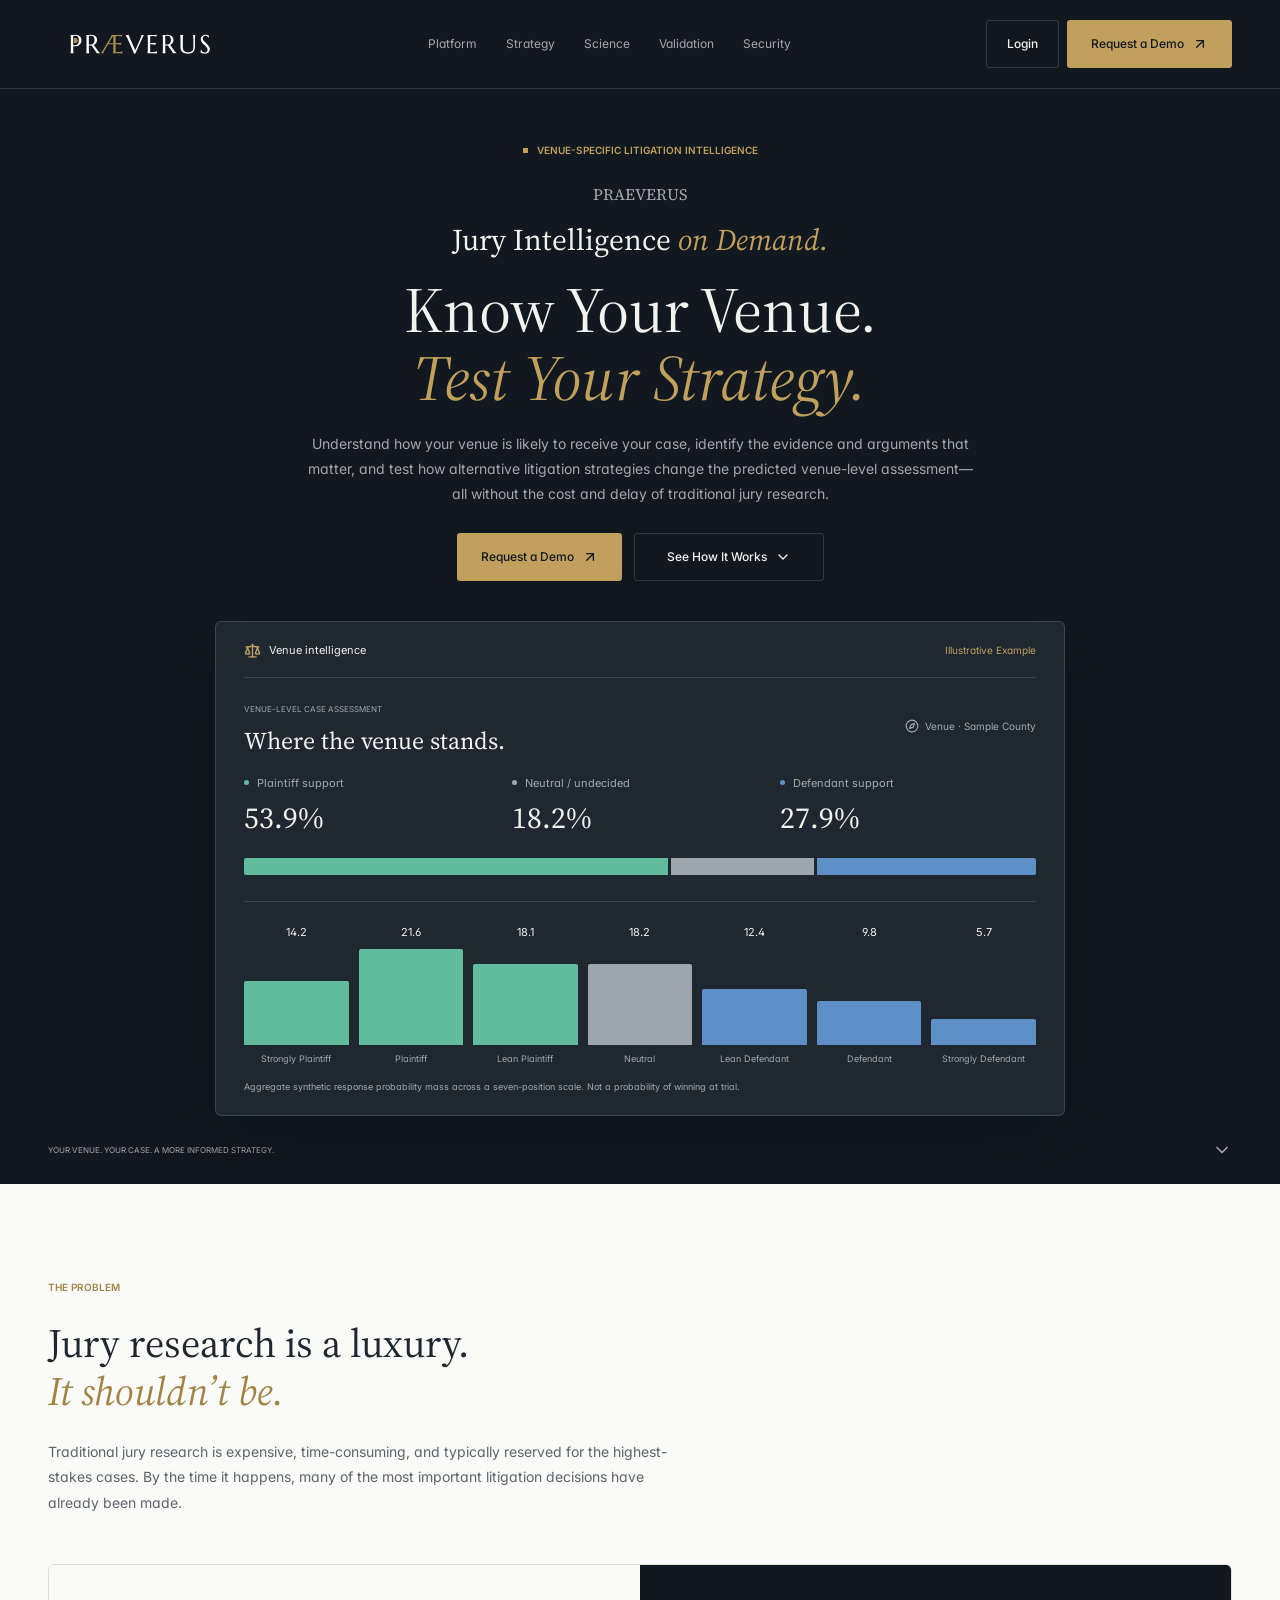
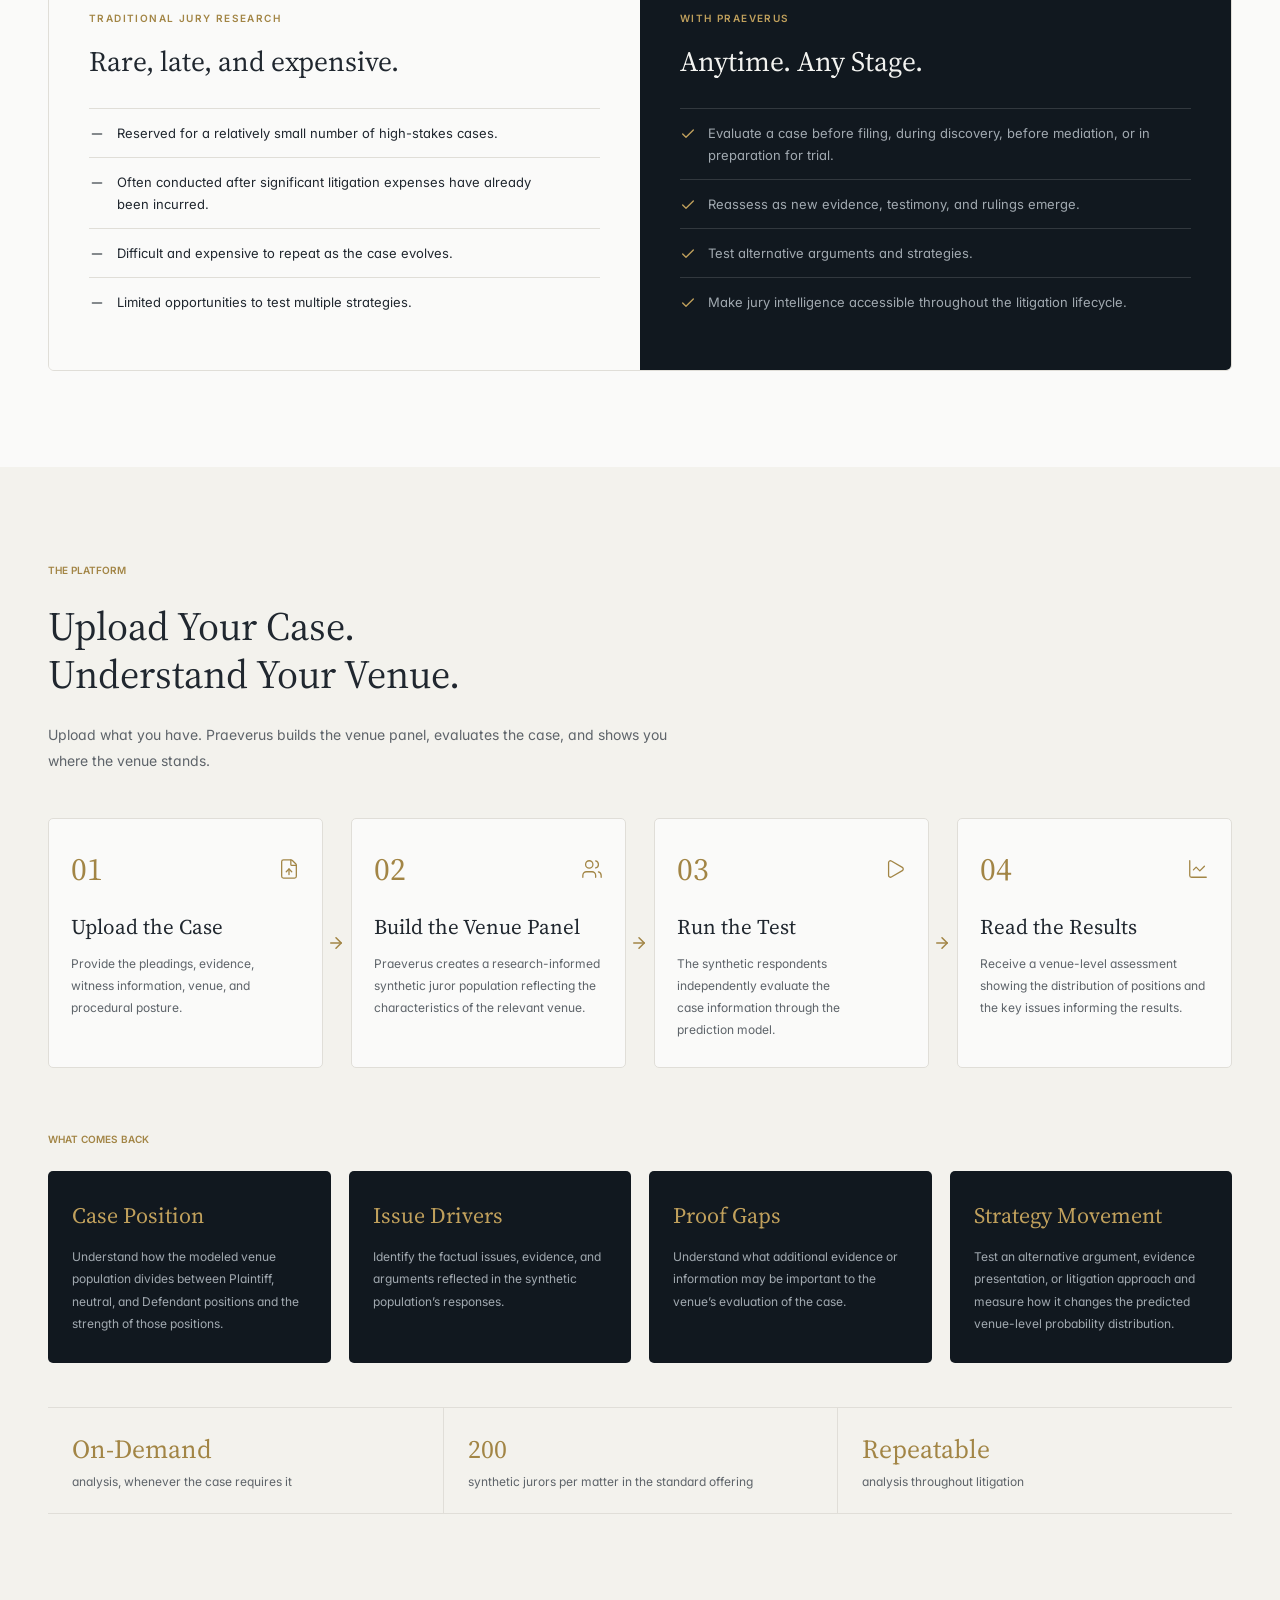
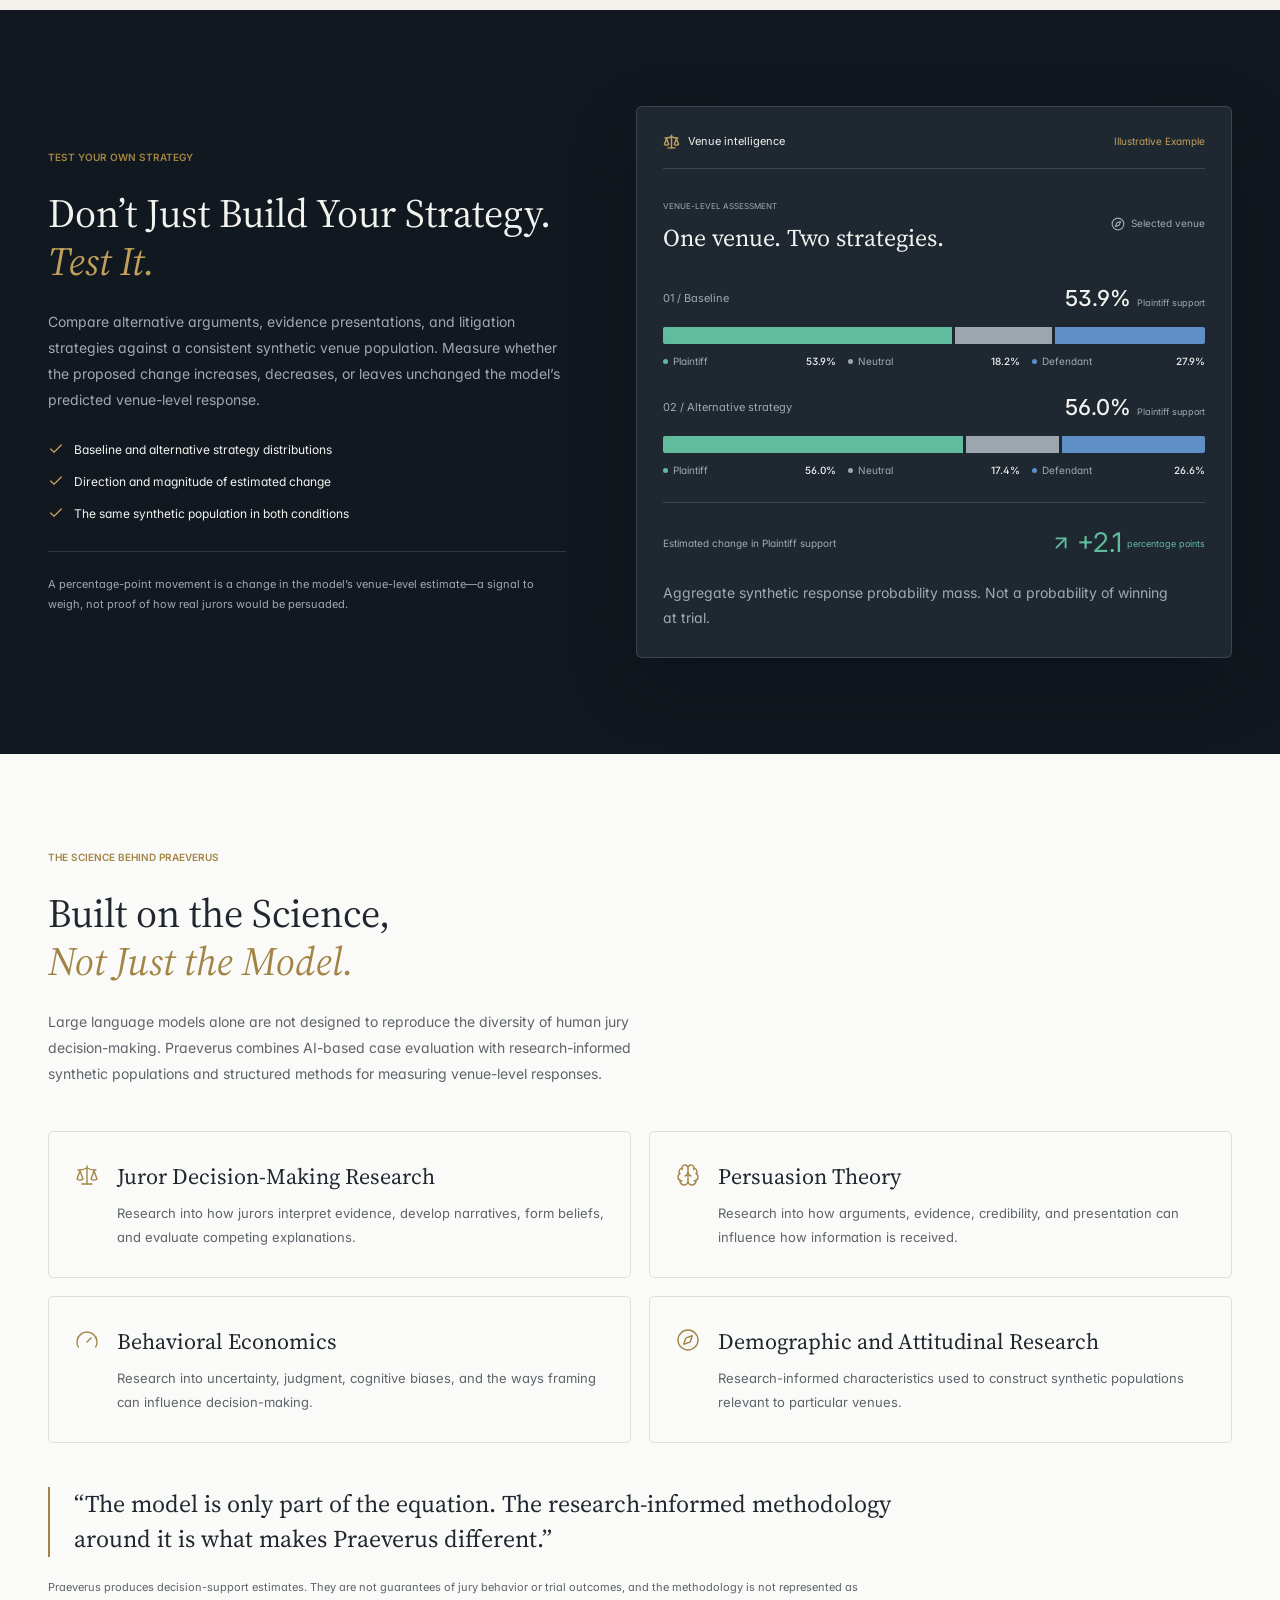
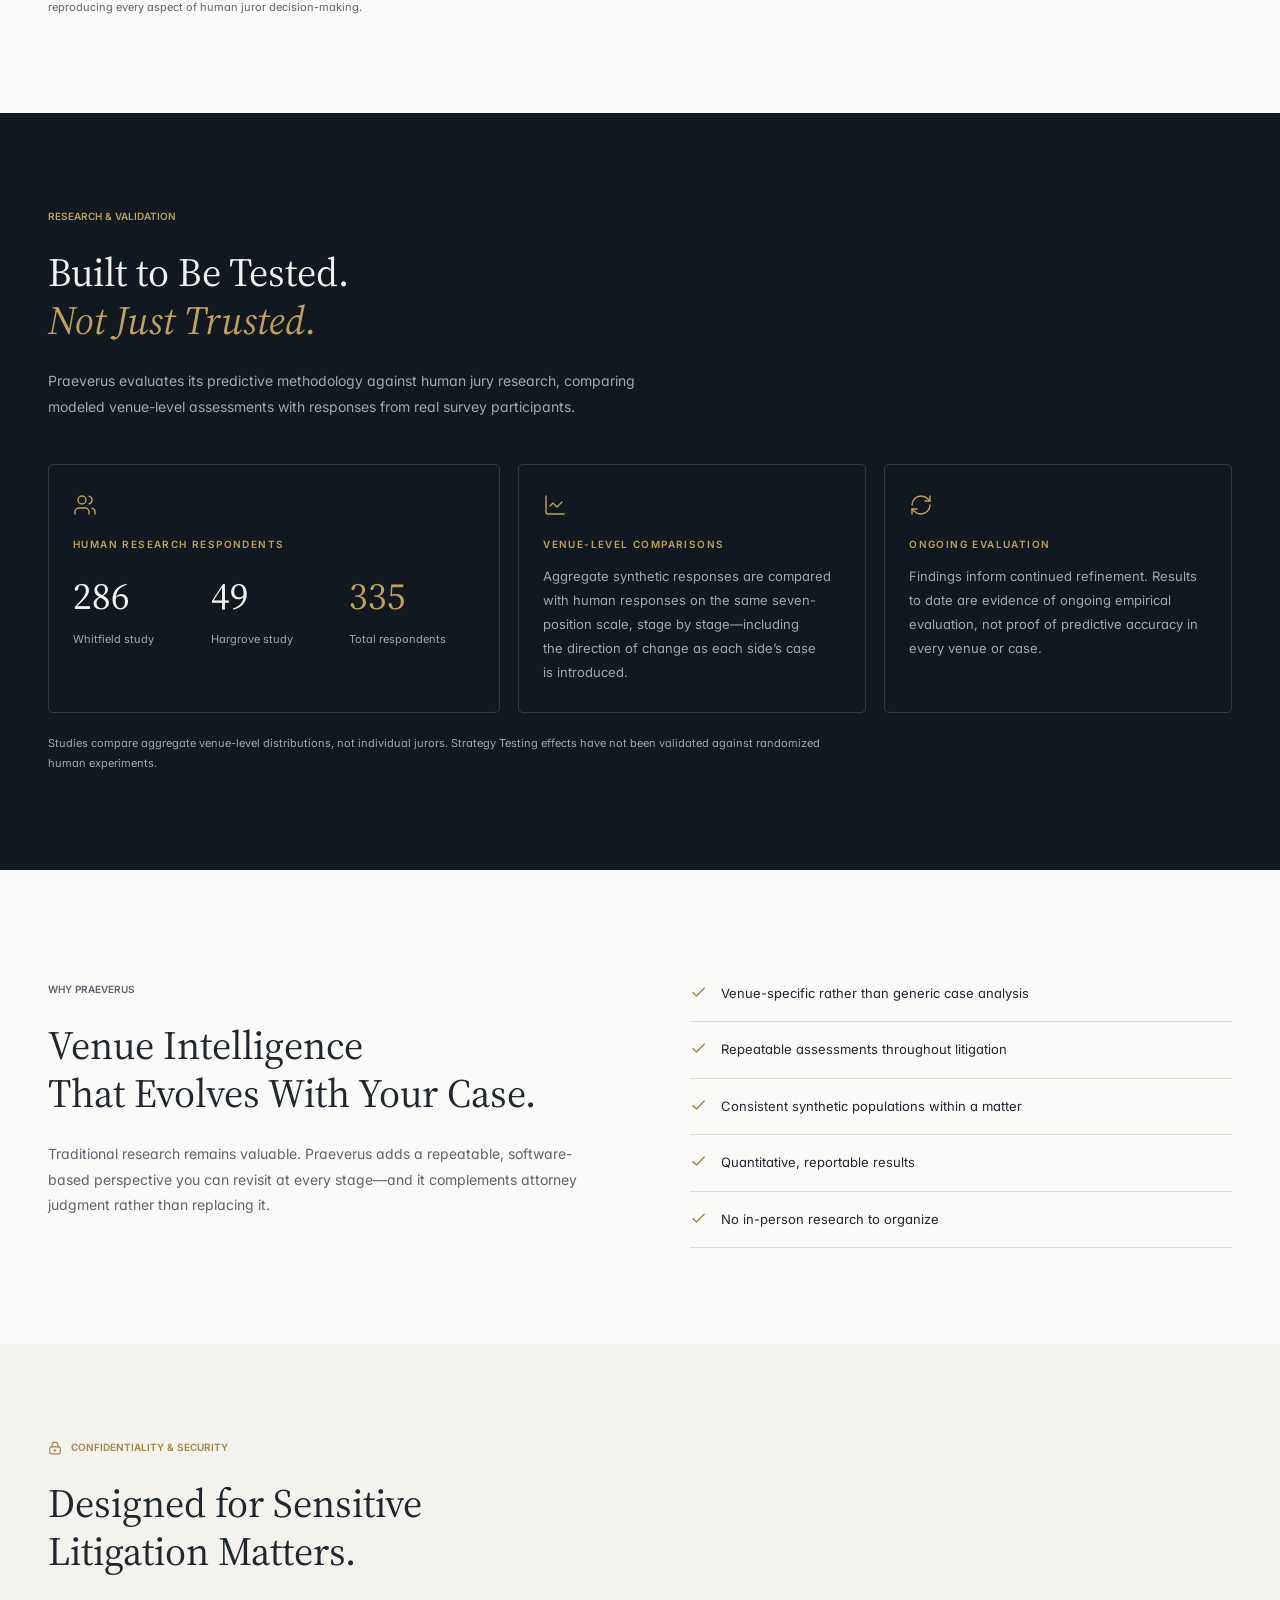
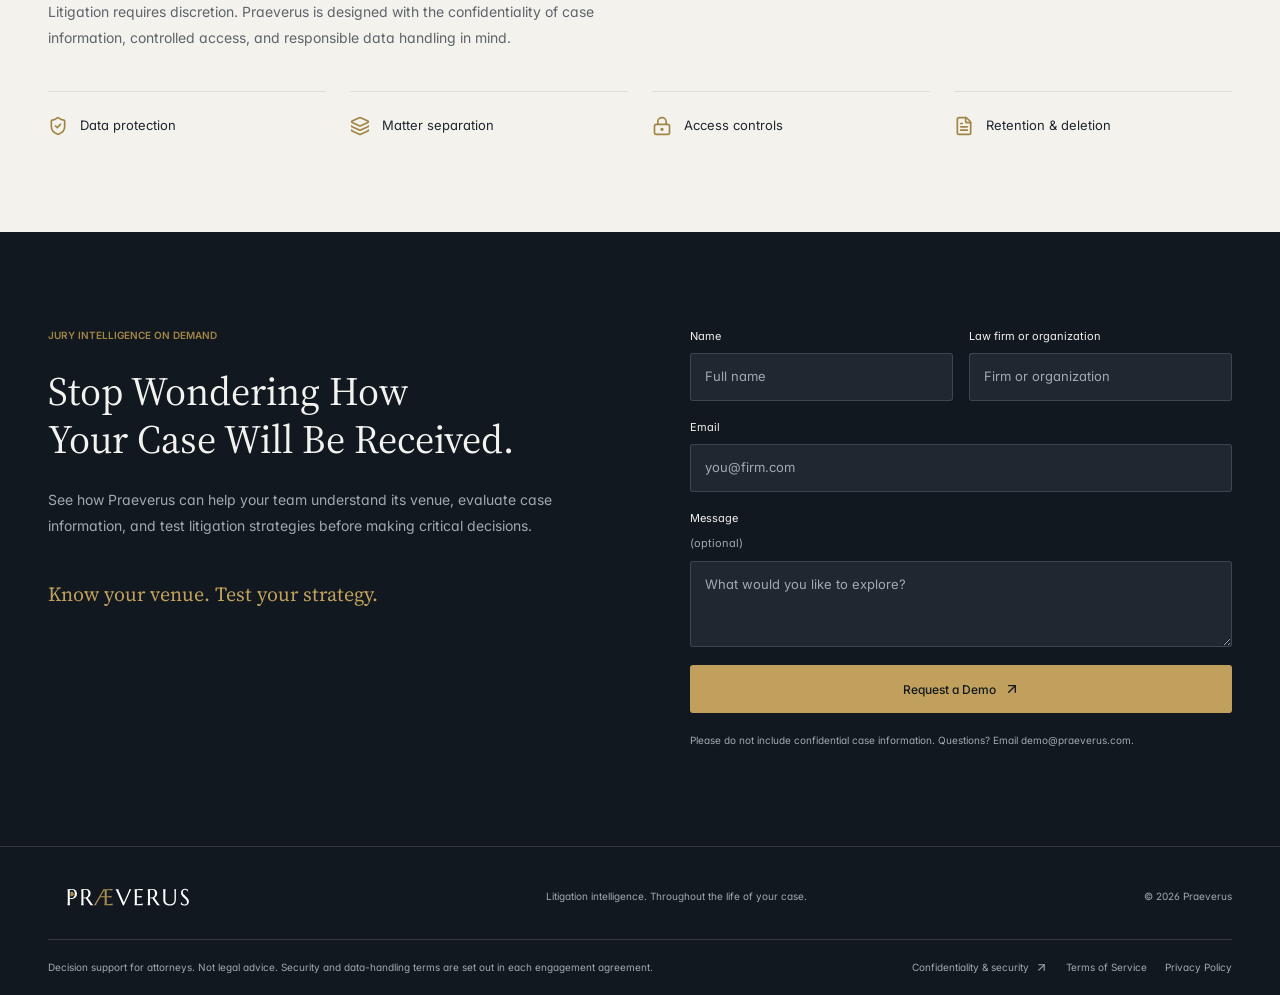
<file: index.html>
<!DOCTYPE html><html lang="en"><head><meta charset="utf-8"/><meta name="viewport" content="width=device-width, initial-scale=1"/><link rel="preload" as="image" href="assets/praeverus-wordmark-white.svg"/><link rel="stylesheet" href="https://fonts.googleapis.com/css2?family=Source+Serif+4:opsz,wght@8..60,400;8..60,500;8..60,600;8..60,700&amp;family=Inter:wght@400;500;600;700&amp;family=IBM+Plex+Mono:wght@400;500&amp;display=swap" data-precedence="default"/><link rel="stylesheet" href="assets/styles.css" data-precedence="default"/><title>Praeverus — Know Your Venue. Test Your Strategy.</title><meta name="author" content="Praeverus"/><meta name="twitter:title" content="Praeverus Intelligence"/><meta name="twitter:description" content="Praeverus provides continuous jury intelligence from filing to verdict, helping trial teams test case strategy, model juror reactions, and turn simulation into practical trial playbooks."/><meta property="og:image" content="https://praeverus.ai/assets/og-image.png"/><meta name="twitter:image" content="https://praeverus.ai/assets/og-image.png"/><meta name="description" content="Venue-specific litigation intelligence for trial teams. Evaluate case information, compare alternative strategies, and revisit the assessment throughout litigation."/><meta property="og:title" content="Praeverus — Venue-Specific Litigation Intelligence"/><meta property="og:description" content="Know your venue. Test your strategy. A data-driven perspective for better litigation decisions."/><meta property="og:type" content="website"/><meta name="twitter:card" content="summary_large_image"/><link rel="preconnect" href="https://fonts.googleapis.com"/><link rel="preconnect" href="https://fonts.gstatic.com" crossorigin="anonymous"/><link rel="icon" href="assets/praeverus-logo.png"/><link rel="apple-touch-icon" href="assets/praeverus-logo.png"/></head><body><div class="min-h-screen w-full bg-background text-foreground"><!--$--><div class="marketing-preview" id="top"><header class="mp-header"><div class="mp-container mp-header-inner"><a href="#top" aria-label="Praeverus home"><img src="assets/praeverus-wordmark-white.svg" alt="Praeverus" width="184" height="32" class="mp-wordmark"/></a><nav aria-label="Main navigation" class="mp-desktop-nav"><a href="#platform">Platform</a><a href="#strategy">Strategy</a><a href="#science">Science</a><a href="#validation">Validation</a><a href="#security">Security</a></nav><div class="mp-header-actions"><a class="inline-flex items-center justify-center gap-2 whitespace-nowrap text-sm font-medium transition-colors focus-visible:outline-none focus-visible:ring-1 focus-visible:ring-ring disabled:pointer-events-none disabled:opacity-50 [&amp;_svg]:pointer-events-none [&amp;_svg]:size-4 [&amp;_svg]:shrink-0 border border-input bg-background shadow-sm hover:bg-accent hover:text-accent-foreground h-10 rounded-md px-8 mp-secondary mp-login" href="https://app.praeverus.com/login">Login</a><a href="#request-demo" class="inline-flex items-center justify-center gap-2 whitespace-nowrap text-sm font-medium transition-colors focus-visible:outline-none focus-visible:ring-1 focus-visible:ring-ring disabled:pointer-events-none disabled:opacity-50 [&amp;_svg]:pointer-events-none [&amp;_svg]:size-4 [&amp;_svg]:shrink-0 bg-primary text-primary-foreground shadow hover:bg-primary/90 h-10 rounded-md px-8 mp-cta">Request a Demo<svg xmlns="http://www.w3.org/2000/svg" width="24" height="24" viewBox="0 0 24 24" fill="none" stroke="currentColor" stroke-width="2" stroke-linecap="round" stroke-linejoin="round" class="lucide lucide-arrow-up-right" aria-hidden="true"><path d="M7 7h10v10"></path><path d="M7 17 17 7"></path></svg></a><button class="inline-flex items-center justify-center gap-2 whitespace-nowrap rounded-md text-sm font-medium transition-colors focus-visible:outline-none focus-visible:ring-1 focus-visible:ring-ring disabled:pointer-events-none disabled:opacity-50 [&amp;_svg]:pointer-events-none [&amp;_svg]:size-4 [&amp;_svg]:shrink-0 hover:bg-accent hover:text-accent-foreground h-9 w-9 mp-menu-toggle" aria-label="Open navigation" aria-expanded="false" aria-controls="marketing-mobile-nav"><svg xmlns="http://www.w3.org/2000/svg" width="24" height="24" viewBox="0 0 24 24" fill="none" stroke="currentColor" stroke-width="2" stroke-linecap="round" stroke-linejoin="round" class="lucide lucide-menu" aria-hidden="true"><path d="M4 5h16"></path><path d="M4 12h16"></path><path d="M4 19h16"></path></svg></button></div></div></header><main><section class="mp-hero"><div class="mp-container mp-hero-copy"><p class="mp-eyebrow"><span></span> VENUE-SPECIFIC LITIGATION INTELLIGENCE</p><p class="mp-brand-title">PRAEVERUS</p><p class="mp-positioning">Jury Intelligence <em>on Demand.</em></p><h1>Know Your Venue.<br/><em>Test Your Strategy.</em></h1><p class="mp-hero-description">Understand how your venue is likely to receive your case, identify the evidence and arguments that matter, and test how alternative litigation strategies change the predicted venue-level assessment—all without the cost and delay of traditional jury research.</p><div class="mp-hero-actions"><a href="#request-demo" class="inline-flex items-center justify-center gap-2 whitespace-nowrap text-sm font-medium transition-colors focus-visible:outline-none focus-visible:ring-1 focus-visible:ring-ring disabled:pointer-events-none disabled:opacity-50 [&amp;_svg]:pointer-events-none [&amp;_svg]:size-4 [&amp;_svg]:shrink-0 bg-primary text-primary-foreground shadow hover:bg-primary/90 h-10 rounded-md px-8 mp-cta">Request a Demo<svg xmlns="http://www.w3.org/2000/svg" width="24" height="24" viewBox="0 0 24 24" fill="none" stroke="currentColor" stroke-width="2" stroke-linecap="round" stroke-linejoin="round" class="lucide lucide-arrow-up-right" aria-hidden="true"><path d="M7 7h10v10"></path><path d="M7 17 17 7"></path></svg></a><a href="#how-it-works" class="inline-flex items-center justify-center gap-2 whitespace-nowrap text-sm font-medium transition-colors focus-visible:outline-none focus-visible:ring-1 focus-visible:ring-ring disabled:pointer-events-none disabled:opacity-50 [&amp;_svg]:pointer-events-none [&amp;_svg]:size-4 [&amp;_svg]:shrink-0 border border-input bg-background shadow-sm hover:bg-accent hover:text-accent-foreground h-10 rounded-md px-8 mp-secondary">See How It Works<svg xmlns="http://www.w3.org/2000/svg" width="24" height="24" viewBox="0 0 24 24" fill="none" stroke="currentColor" stroke-width="2" stroke-linecap="round" stroke-linejoin="round" class="lucide lucide-chevron-down" aria-hidden="true"><path d="m6 9 6 6 6-6"></path></svg></a></div></div><div class="mp-container mp-hero-product"><div class="mp-dashboard mp-dashboard-compact mp-venue-card"><div class="mp-dashboard-top"><span><svg xmlns="http://www.w3.org/2000/svg" width="17" height="17" viewBox="0 0 24 24" fill="none" stroke="currentColor" stroke-width="2" stroke-linecap="round" stroke-linejoin="round" class="lucide lucide-scale" aria-hidden="true"><path d="M12 3v18"></path><path d="m19 8 3 8a5 5 0 0 1-6 0zV7"></path><path d="M3 7h1a17 17 0 0 0 8-2 17 17 0 0 0 8 2h1"></path><path d="m5 8 3 8a5 5 0 0 1-6 0zV7"></path><path d="M7 21h10"></path></svg> Venue intelligence</span><span class="mp-example">Illustrative Example</span></div><div class="mp-dashboard-heading"><div><span class="mp-overline">VENUE-LEVEL CASE ASSESSMENT</span><h3>Where the venue stands.</h3></div><span class="mp-venue mp-venue-id"><svg xmlns="http://www.w3.org/2000/svg" width="14" height="14" viewBox="0 0 24 24" fill="none" stroke="currentColor" stroke-width="2" stroke-linecap="round" stroke-linejoin="round" class="lucide lucide-compass" aria-hidden="true"><circle cx="12" cy="12" r="10"></circle><path d="m16.24 7.76-1.804 5.411a2 2 0 0 1-1.265 1.265L7.76 16.24l1.804-5.411a2 2 0 0 1 1.265-1.265z"></path></svg> Venue · Sample County</span></div><div class="mp-venue-totals"><div><span class="mp-dot mp-plaintiff"></span><small>Plaintiff support</small><strong>53.9<!-- -->%</strong></div><div><span class="mp-dot mp-neutral"></span><small>Neutral / undecided</small><strong>18.2<!-- -->%</strong></div><div><span class="mp-dot mp-defendant"></span><small>Defendant support</small><strong>27.9<!-- -->%</strong></div></div><div class="mp-distribution" aria-label="Baseline: Plaintiff 53.9%, Neutral 18.2%, Defendant 27.9%"><div class="mp-stacked" data-condition="baseline"><span></span><span></span><span></span></div><div class="mp-distribution-labels"><div><span class="mp-dot mp-plaintiff"></span><span>Plaintiff</span><strong>53.9<!-- -->%</strong></div><div><span class="mp-dot mp-neutral"></span><span>Neutral</span><strong>18.2<!-- -->%</strong></div><div><span class="mp-dot mp-defendant"></span><span>Defendant</span><strong>27.9<!-- -->%</strong></div></div></div><div class="mp-seven" role="img" aria-label="Seven-position assessment: Strongly Plaintiff 14.2%, Plaintiff 21.6%, Lean Plaintiff 18.1%, Neutral 18.2%, Lean Defendant 12.4%, Defendant 9.8%, Strongly Defendant 5.7%"><div class="mp-seven-col"><span class="mp-seven-value">14.2</span><div class="mp-seven-track"><span class="mp-seven-bar mp-bg-plaintiff" style="height:65.74074074074073%"></span></div><span class="mp-seven-label">Strongly Plaintiff</span></div><div class="mp-seven-col"><span class="mp-seven-value">21.6</span><div class="mp-seven-track"><span class="mp-seven-bar mp-bg-plaintiff" style="height:100%"></span></div><span class="mp-seven-label">Plaintiff</span></div><div class="mp-seven-col"><span class="mp-seven-value">18.1</span><div class="mp-seven-track"><span class="mp-seven-bar mp-bg-plaintiff" style="height:83.7962962962963%"></span></div><span class="mp-seven-label">Lean Plaintiff</span></div><div class="mp-seven-col"><span class="mp-seven-value">18.2</span><div class="mp-seven-track"><span class="mp-seven-bar mp-bg-neutral" style="height:84.25925925925925%"></span></div><span class="mp-seven-label">Neutral</span></div><div class="mp-seven-col"><span class="mp-seven-value">12.4</span><div class="mp-seven-track"><span class="mp-seven-bar mp-bg-defendant" style="height:57.407407407407405%"></span></div><span class="mp-seven-label">Lean Defendant</span></div><div class="mp-seven-col"><span class="mp-seven-value">9.8</span><div class="mp-seven-track"><span class="mp-seven-bar mp-bg-defendant" style="height:45.370370370370374%"></span></div><span class="mp-seven-label">Defendant</span></div><div class="mp-seven-col"><span class="mp-seven-value">5.7</span><div class="mp-seven-track"><span class="mp-seven-bar mp-bg-defendant" style="height:26.38888888888889%"></span></div><span class="mp-seven-label">Strongly Defendant</span></div></div><p class="mp-chart-note">Aggregate synthetic response probability mass across a seven-position scale. Not a probability of winning at trial.</p></div></div><div class="mp-container mp-hero-footer"><span>YOUR VENUE. YOUR CASE. A MORE INFORMED STRATEGY.</span><a href="#problem" aria-label="Explore the problem"><svg xmlns="http://www.w3.org/2000/svg" width="20" height="20" viewBox="0 0 24 24" fill="none" stroke="currentColor" stroke-width="2" stroke-linecap="round" stroke-linejoin="round" class="lucide lucide-chevron-down" aria-hidden="true"><path d="m6 9 6 6 6-6"></path></svg></a></div></section><section id="problem" class="mp-section mp-problem"><div class="mp-container"><div class="mp-section-intro"><p class="mp-eyebrow">THE PROBLEM</p><h2>Jury research is a luxury.<br class="mp-desktop-break"/> <em class="mp-gold-em">It shouldn’t be.</em></h2><p>Traditional jury research is expensive, time-consuming, and typically reserved for the highest-stakes cases. By the time it happens, many of the most important litigation decisions have already been made.</p></div><div class="mp-compare"><div class="mp-compare-light"><p class="mp-compare-label">Traditional Jury Research</p><h3>Rare, late, and expensive.</h3><ul><li><svg xmlns="http://www.w3.org/2000/svg" width="24" height="24" viewBox="0 0 24 24" fill="none" stroke="currentColor" stroke-width="2" stroke-linecap="round" stroke-linejoin="round" class="lucide lucide-minus" aria-hidden="true"><path d="M5 12h14"></path></svg>Reserved for a relatively small number of high-stakes cases.</li><li><svg xmlns="http://www.w3.org/2000/svg" width="24" height="24" viewBox="0 0 24 24" fill="none" stroke="currentColor" stroke-width="2" stroke-linecap="round" stroke-linejoin="round" class="lucide lucide-minus" aria-hidden="true"><path d="M5 12h14"></path></svg>Often conducted after significant litigation expenses have already been incurred.</li><li><svg xmlns="http://www.w3.org/2000/svg" width="24" height="24" viewBox="0 0 24 24" fill="none" stroke="currentColor" stroke-width="2" stroke-linecap="round" stroke-linejoin="round" class="lucide lucide-minus" aria-hidden="true"><path d="M5 12h14"></path></svg>Difficult and expensive to repeat as the case evolves.</li><li><svg xmlns="http://www.w3.org/2000/svg" width="24" height="24" viewBox="0 0 24 24" fill="none" stroke="currentColor" stroke-width="2" stroke-linecap="round" stroke-linejoin="round" class="lucide lucide-minus" aria-hidden="true"><path d="M5 12h14"></path></svg>Limited opportunities to test multiple strategies.</li></ul></div><div class="mp-compare-dark"><p class="mp-compare-label">With Praeverus</p><h3>Anytime. Any Stage.</h3><ul><li><svg xmlns="http://www.w3.org/2000/svg" width="24" height="24" viewBox="0 0 24 24" fill="none" stroke="currentColor" stroke-width="2" stroke-linecap="round" stroke-linejoin="round" class="lucide lucide-check" aria-hidden="true"><path d="M20 6 9 17l-5-5"></path></svg>Evaluate a case before filing, during discovery, before mediation, or in preparation for trial.</li><li><svg xmlns="http://www.w3.org/2000/svg" width="24" height="24" viewBox="0 0 24 24" fill="none" stroke="currentColor" stroke-width="2" stroke-linecap="round" stroke-linejoin="round" class="lucide lucide-check" aria-hidden="true"><path d="M20 6 9 17l-5-5"></path></svg>Reassess as new evidence, testimony, and rulings emerge.</li><li><svg xmlns="http://www.w3.org/2000/svg" width="24" height="24" viewBox="0 0 24 24" fill="none" stroke="currentColor" stroke-width="2" stroke-linecap="round" stroke-linejoin="round" class="lucide lucide-check" aria-hidden="true"><path d="M20 6 9 17l-5-5"></path></svg>Test alternative arguments and strategies.</li><li><svg xmlns="http://www.w3.org/2000/svg" width="24" height="24" viewBox="0 0 24 24" fill="none" stroke="currentColor" stroke-width="2" stroke-linecap="round" stroke-linejoin="round" class="lucide lucide-check" aria-hidden="true"><path d="M20 6 9 17l-5-5"></path></svg>Make jury intelligence accessible throughout the litigation lifecycle.</li></ul></div></div></div></section><section id="platform" class="mp-section mp-platform"><div class="mp-container"><div class="mp-section-intro"><p class="mp-eyebrow">THE PLATFORM</p><h2>Upload Your Case.<br/>Understand Your Venue.</h2><p>Upload what you have. Praeverus builds the venue panel, evaluates the case, and shows you where the venue stands.</p></div><ol id="how-it-works" class="mp-process"><li><div class="mp-process-top"><span class="mp-step-number">0<!-- -->1</span><svg xmlns="http://www.w3.org/2000/svg" width="24" height="24" viewBox="0 0 24 24" fill="none" stroke="currentColor" stroke-width="2" stroke-linecap="round" stroke-linejoin="round" class="lucide lucide-file-up" aria-hidden="true"><path d="M6 22a2 2 0 0 1-2-2V4a2 2 0 0 1 2-2h8a2.4 2.4 0 0 1 1.704.706l3.588 3.588A2.4 2.4 0 0 1 20 8v12a2 2 0 0 1-2 2z"></path><path d="M14 2v5a1 1 0 0 0 1 1h5"></path><path d="M12 12v6"></path><path d="m15 15-3-3-3 3"></path></svg></div><h3>Upload the Case</h3><p>Provide the pleadings, evidence, witness information, venue, and procedural posture.</p><svg xmlns="http://www.w3.org/2000/svg" width="24" height="24" viewBox="0 0 24 24" fill="none" stroke="currentColor" stroke-width="2" stroke-linecap="round" stroke-linejoin="round" class="lucide lucide-arrow-right mp-process-arrow" aria-hidden="true"><path d="M5 12h14"></path><path d="m12 5 7 7-7 7"></path></svg></li><li><div class="mp-process-top"><span class="mp-step-number">0<!-- -->2</span><svg xmlns="http://www.w3.org/2000/svg" width="24" height="24" viewBox="0 0 24 24" fill="none" stroke="currentColor" stroke-width="2" stroke-linecap="round" stroke-linejoin="round" class="lucide lucide-users" aria-hidden="true"><path d="M16 21v-2a4 4 0 0 0-4-4H6a4 4 0 0 0-4 4v2"></path><path d="M16 3.128a4 4 0 0 1 0 7.744"></path><path d="M22 21v-2a4 4 0 0 0-3-3.87"></path><circle cx="9" cy="7" r="4"></circle></svg></div><h3>Build the Venue Panel</h3><p>Praeverus creates a research-informed synthetic juror population reflecting the characteristics of the relevant venue.</p><svg xmlns="http://www.w3.org/2000/svg" width="24" height="24" viewBox="0 0 24 24" fill="none" stroke="currentColor" stroke-width="2" stroke-linecap="round" stroke-linejoin="round" class="lucide lucide-arrow-right mp-process-arrow" aria-hidden="true"><path d="M5 12h14"></path><path d="m12 5 7 7-7 7"></path></svg></li><li><div class="mp-process-top"><span class="mp-step-number">0<!-- -->3</span><svg xmlns="http://www.w3.org/2000/svg" width="24" height="24" viewBox="0 0 24 24" fill="none" stroke="currentColor" stroke-width="2" stroke-linecap="round" stroke-linejoin="round" class="lucide lucide-play" aria-hidden="true"><path d="M5 5a2 2 0 0 1 3.008-1.728l11.997 6.998a2 2 0 0 1 .003 3.458l-12 7A2 2 0 0 1 5 19z"></path></svg></div><h3>Run the Test</h3><p>The synthetic respondents independently evaluate the case information through the prediction model.</p><svg xmlns="http://www.w3.org/2000/svg" width="24" height="24" viewBox="0 0 24 24" fill="none" stroke="currentColor" stroke-width="2" stroke-linecap="round" stroke-linejoin="round" class="lucide lucide-arrow-right mp-process-arrow" aria-hidden="true"><path d="M5 12h14"></path><path d="m12 5 7 7-7 7"></path></svg></li><li><div class="mp-process-top"><span class="mp-step-number">0<!-- -->4</span><svg xmlns="http://www.w3.org/2000/svg" width="24" height="24" viewBox="0 0 24 24" fill="none" stroke="currentColor" stroke-width="2" stroke-linecap="round" stroke-linejoin="round" class="lucide lucide-chart-line" aria-hidden="true"><path d="M3 3v16a2 2 0 0 0 2 2h16"></path><path d="m19 9-5 5-4-4-3 3"></path></svg></div><h3>Read the Results</h3><p>Receive a venue-level assessment showing the distribution of positions and the key issues informing the results.</p></li></ol><div class="mp-outputs-head"><p class="mp-eyebrow">WHAT COMES BACK</p></div><div class="mp-outputs"><article><h3>Case Position</h3><p>Understand how the modeled venue population divides between Plaintiff, neutral, and Defendant positions and the strength of those positions.</p></article><article><h3>Issue Drivers</h3><p>Identify the factual issues, evidence, and arguments reflected in the synthetic population’s responses.</p></article><article><h3>Proof Gaps</h3><p>Understand what additional evidence or information may be important to the venue’s evaluation of the case.</p></article><article><h3>Strategy Movement</h3><p>Test an alternative argument, evidence presentation, or litigation approach and measure how it changes the predicted venue-level probability distribution.</p></article></div><dl class="mp-metrics"><div><dt>On-Demand</dt><dd>analysis, whenever the case requires it</dd></div><div><dt>200</dt><dd>synthetic jurors per matter in the standard offering</dd></div><div><dt>Repeatable</dt><dd>analysis throughout litigation</dd></div></dl></div></section><section id="strategy" class="mp-section mp-product-section"><div class="mp-container"><div class="mp-product-copy"><p class="mp-eyebrow">TEST YOUR OWN STRATEGY</p><h2>Don’t Just Build Your Strategy.<br/><em>Test It.</em></h2><p>Compare alternative arguments, evidence presentations, and litigation strategies against a consistent synthetic venue population. Measure whether the proposed change increases, decreases, or leaves unchanged the model’s predicted venue-level response.</p><ul><li><svg xmlns="http://www.w3.org/2000/svg" width="24" height="24" viewBox="0 0 24 24" fill="none" stroke="currentColor" stroke-width="2" stroke-linecap="round" stroke-linejoin="round" class="lucide lucide-check" aria-hidden="true"><path d="M20 6 9 17l-5-5"></path></svg> Baseline and alternative strategy distributions</li><li><svg xmlns="http://www.w3.org/2000/svg" width="24" height="24" viewBox="0 0 24 24" fill="none" stroke="currentColor" stroke-width="2" stroke-linecap="round" stroke-linejoin="round" class="lucide lucide-check" aria-hidden="true"><path d="M20 6 9 17l-5-5"></path></svg> Direction and magnitude of estimated change</li><li><svg xmlns="http://www.w3.org/2000/svg" width="24" height="24" viewBox="0 0 24 24" fill="none" stroke="currentColor" stroke-width="2" stroke-linecap="round" stroke-linejoin="round" class="lucide lucide-check" aria-hidden="true"><path d="M20 6 9 17l-5-5"></path></svg> The same synthetic population in both conditions</li></ul><p class="mp-interpretation">A percentage-point movement is a change in the model’s venue-level estimate—a signal to weigh, not proof of how real jurors would be persuaded.</p></div><div class="mp-dashboard "><div class="mp-dashboard-top"><span><svg xmlns="http://www.w3.org/2000/svg" width="17" height="17" viewBox="0 0 24 24" fill="none" stroke="currentColor" stroke-width="2" stroke-linecap="round" stroke-linejoin="round" class="lucide lucide-scale" aria-hidden="true"><path d="M12 3v18"></path><path d="m19 8 3 8a5 5 0 0 1-6 0zV7"></path><path d="M3 7h1a17 17 0 0 0 8-2 17 17 0 0 0 8 2h1"></path><path d="m5 8 3 8a5 5 0 0 1-6 0zV7"></path><path d="M7 21h10"></path></svg> Venue intelligence</span><span class="mp-example">Illustrative Example</span></div><div class="mp-dashboard-heading"><div><span class="mp-overline">VENUE-LEVEL ASSESSMENT</span><h3>One venue. Two strategies.</h3></div><span class="mp-venue"><svg xmlns="http://www.w3.org/2000/svg" width="14" height="14" viewBox="0 0 24 24" fill="none" stroke="currentColor" stroke-width="2" stroke-linecap="round" stroke-linejoin="round" class="lucide lucide-compass" aria-hidden="true"><circle cx="12" cy="12" r="10"></circle><path d="m16.24 7.76-1.804 5.411a2 2 0 0 1-1.265 1.265L7.76 16.24l1.804-5.411a2 2 0 0 1 1.265-1.265z"></path></svg> Selected venue</span></div><div class="mp-condition"><div><span>01 / Baseline</span><strong>53.9<!-- -->% <small>Plaintiff support</small></strong></div><div class="mp-distribution" aria-label="Baseline: Plaintiff 53.9%, Neutral 18.2%, Defendant 27.9%"><div class="mp-stacked" data-condition="baseline"><span></span><span></span><span></span></div><div class="mp-distribution-labels"><div><span class="mp-dot mp-plaintiff"></span><span>Plaintiff</span><strong>53.9<!-- -->%</strong></div><div><span class="mp-dot mp-neutral"></span><span>Neutral</span><strong>18.2<!-- -->%</strong></div><div><span class="mp-dot mp-defendant"></span><span>Defendant</span><strong>27.9<!-- -->%</strong></div></div></div></div><div class="mp-condition"><div><span>02 / Alternative strategy</span><strong>56.0<!-- -->% <small>Plaintiff support</small></strong></div><div class="mp-distribution" aria-label="Alternative strategy: Plaintiff 56%, Neutral 17.4%, Defendant 26.6%"><div class="mp-stacked" data-condition="strategy"><span></span><span></span><span></span></div><div class="mp-distribution-labels"><div><span class="mp-dot mp-plaintiff"></span><span>Plaintiff</span><strong>56.0<!-- -->%</strong></div><div><span class="mp-dot mp-neutral"></span><span>Neutral</span><strong>17.4<!-- -->%</strong></div><div><span class="mp-dot mp-defendant"></span><span>Defendant</span><strong>26.6<!-- -->%</strong></div></div></div></div><div class="mp-change"><span>Estimated change in Plaintiff support</span><strong><svg xmlns="http://www.w3.org/2000/svg" width="22" height="22" viewBox="0 0 24 24" fill="none" stroke="currentColor" stroke-width="2" stroke-linecap="round" stroke-linejoin="round" class="lucide lucide-arrow-up-right" aria-hidden="true"><path d="M7 7h10v10"></path><path d="M7 17 17 7"></path></svg> +<!-- -->2.1<!-- --> <small>percentage points</small></strong></div><p class="mp-chart-note">Aggregate synthetic response probability mass. Not a probability of winning at trial.</p></div></div></section><section id="science" class="mp-section mp-science"><div class="mp-container"><div class="mp-section-intro"><p class="mp-eyebrow">THE SCIENCE BEHIND PRAEVERUS</p><h2>Built on the Science,<br/><em class="mp-gold-em">Not Just the Model.</em></h2><p>Large language models alone are not designed to reproduce the diversity of human jury decision-making. Praeverus combines AI-based case evaluation with research-informed synthetic populations and structured methods for measuring venue-level responses.</p></div><div class="mp-science-grid"><article><svg xmlns="http://www.w3.org/2000/svg" width="24" height="24" viewBox="0 0 24 24" fill="none" stroke="currentColor" stroke-width="2" stroke-linecap="round" stroke-linejoin="round" class="lucide lucide-scale" aria-hidden="true"><path d="M12 3v18"></path><path d="m19 8 3 8a5 5 0 0 1-6 0zV7"></path><path d="M3 7h1a17 17 0 0 0 8-2 17 17 0 0 0 8 2h1"></path><path d="m5 8 3 8a5 5 0 0 1-6 0zV7"></path><path d="M7 21h10"></path></svg><div><h3>Juror Decision-Making Research</h3><p>Research into how jurors interpret evidence, develop narratives, form beliefs, and evaluate competing explanations.</p></div></article><article><svg xmlns="http://www.w3.org/2000/svg" width="24" height="24" viewBox="0 0 24 24" fill="none" stroke="currentColor" stroke-width="2" stroke-linecap="round" stroke-linejoin="round" class="lucide lucide-brain" aria-hidden="true"><path d="M12 18V5"></path><path d="M15 13a4.17 4.17 0 0 1-3-4 4.17 4.17 0 0 1-3 4"></path><path d="M17.598 6.5A3 3 0 1 0 12 5a3 3 0 1 0-5.598 1.5"></path><path d="M17.997 5.125a4 4 0 0 1 2.526 5.77"></path><path d="M18 18a4 4 0 0 0 2-7.464"></path><path d="M19.967 17.483A4 4 0 1 1 12 18a4 4 0 1 1-7.967-.517"></path><path d="M6 18a4 4 0 0 1-2-7.464"></path><path d="M6.003 5.125a4 4 0 0 0-2.526 5.77"></path></svg><div><h3>Persuasion Theory</h3><p>Research into how arguments, evidence, credibility, and presentation can influence how information is received.</p></div></article><article><svg xmlns="http://www.w3.org/2000/svg" width="24" height="24" viewBox="0 0 24 24" fill="none" stroke="currentColor" stroke-width="2" stroke-linecap="round" stroke-linejoin="round" class="lucide lucide-gauge" aria-hidden="true"><path d="m12 14 4-4"></path><path d="M3.34 19a10 10 0 1 1 17.32 0"></path></svg><div><h3>Behavioral Economics</h3><p>Research into uncertainty, judgment, cognitive biases, and the ways framing can influence decision-making.</p></div></article><article><svg xmlns="http://www.w3.org/2000/svg" width="24" height="24" viewBox="0 0 24 24" fill="none" stroke="currentColor" stroke-width="2" stroke-linecap="round" stroke-linejoin="round" class="lucide lucide-compass" aria-hidden="true"><circle cx="12" cy="12" r="10"></circle><path d="m16.24 7.76-1.804 5.411a2 2 0 0 1-1.265 1.265L7.76 16.24l1.804-5.411a2 2 0 0 1 1.265-1.265z"></path></svg><div><h3>Demographic and Attitudinal Research</h3><p>Research-informed characteristics used to construct synthetic populations relevant to particular venues.</p></div></article></div><blockquote class="mp-science-quote">“The model is only part of the equation. The research-informed methodology around it is what makes Praeverus different.”</blockquote><p class="mp-science-note">Praeverus produces decision-support estimates. They are not guarantees of jury behavior or trial outcomes, and the methodology is not represented as reproducing every aspect of human juror decision-making.</p></div></section><section id="validation" class="mp-section mp-validation"><div class="mp-container"><div class="mp-section-intro"><p class="mp-eyebrow">RESEARCH &amp; VALIDATION</p><h2>Built to Be Tested.<br/><em class="mp-gold-em">Not Just Trusted.</em></h2><p>Praeverus evaluates its predictive methodology against human jury research, comparing modeled venue-level assessments with responses from real survey participants.</p></div><div class="mp-validation-grid"><article><svg xmlns="http://www.w3.org/2000/svg" width="24" height="24" viewBox="0 0 24 24" fill="none" stroke="currentColor" stroke-width="2" stroke-linecap="round" stroke-linejoin="round" class="lucide lucide-users" aria-hidden="true"><path d="M16 21v-2a4 4 0 0 0-4-4H6a4 4 0 0 0-4 4v2"></path><path d="M16 3.128a4 4 0 0 1 0 7.744"></path><path d="M22 21v-2a4 4 0 0 0-3-3.87"></path><circle cx="9" cy="7" r="4"></circle></svg><p class="mp-compare-label">Human research respondents</p><div class="mp-validation-figures"><div><strong>286</strong><span>Whitfield study</span></div><div><strong>49</strong><span>Hargrove study</span></div><div><strong>335</strong><span>Total respondents</span></div></div></article><article><svg xmlns="http://www.w3.org/2000/svg" width="24" height="24" viewBox="0 0 24 24" fill="none" stroke="currentColor" stroke-width="2" stroke-linecap="round" stroke-linejoin="round" class="lucide lucide-chart-line" aria-hidden="true"><path d="M3 3v16a2 2 0 0 0 2 2h16"></path><path d="m19 9-5 5-4-4-3 3"></path></svg><p class="mp-compare-label">Venue-level comparisons</p><p>Aggregate synthetic responses are compared with human responses on the same seven-position scale, stage by stage—including the direction of change as each side’s case is introduced.</p></article><article><svg xmlns="http://www.w3.org/2000/svg" width="24" height="24" viewBox="0 0 24 24" fill="none" stroke="currentColor" stroke-width="2" stroke-linecap="round" stroke-linejoin="round" class="lucide lucide-refresh-cw" aria-hidden="true"><path d="M3 12a9 9 0 0 1 9-9 9.75 9.75 0 0 1 6.74 2.74L21 8"></path><path d="M21 3v5h-5"></path><path d="M21 12a9 9 0 0 1-9 9 9.75 9.75 0 0 1-6.74-2.74L3 16"></path><path d="M8 16H3v5"></path></svg><p class="mp-compare-label">Ongoing evaluation</p><p>Findings inform continued refinement. Results to date are evidence of ongoing empirical evaluation, not proof of predictive accuracy in every venue or case.</p></article></div><p class="mp-science-note">Studies compare aggregate venue-level distributions, not individual jurors. Strategy Testing effects have not been validated against randomized human experiments.</p></div></section><section id="difference" class="mp-section"><div class="mp-container mp-difference"><div><p class="mp-eyebrow">WHY PRAEVERUS</p><h2>Venue Intelligence<br/>That Evolves With Your Case.</h2><p>Traditional research remains valuable. Praeverus adds a repeatable, software-based perspective you can revisit at every stage—and it complements attorney judgment rather than replacing it.</p></div><ul><li><svg xmlns="http://www.w3.org/2000/svg" width="24" height="24" viewBox="0 0 24 24" fill="none" stroke="currentColor" stroke-width="2" stroke-linecap="round" stroke-linejoin="round" class="lucide lucide-check" aria-hidden="true"><path d="M20 6 9 17l-5-5"></path></svg>Venue-specific rather than generic case analysis</li><li><svg xmlns="http://www.w3.org/2000/svg" width="24" height="24" viewBox="0 0 24 24" fill="none" stroke="currentColor" stroke-width="2" stroke-linecap="round" stroke-linejoin="round" class="lucide lucide-check" aria-hidden="true"><path d="M20 6 9 17l-5-5"></path></svg>Repeatable assessments throughout litigation</li><li><svg xmlns="http://www.w3.org/2000/svg" width="24" height="24" viewBox="0 0 24 24" fill="none" stroke="currentColor" stroke-width="2" stroke-linecap="round" stroke-linejoin="round" class="lucide lucide-check" aria-hidden="true"><path d="M20 6 9 17l-5-5"></path></svg>Consistent synthetic populations within a matter</li><li><svg xmlns="http://www.w3.org/2000/svg" width="24" height="24" viewBox="0 0 24 24" fill="none" stroke="currentColor" stroke-width="2" stroke-linecap="round" stroke-linejoin="round" class="lucide lucide-check" aria-hidden="true"><path d="M20 6 9 17l-5-5"></path></svg>Quantitative, reportable results</li><li><svg xmlns="http://www.w3.org/2000/svg" width="24" height="24" viewBox="0 0 24 24" fill="none" stroke="currentColor" stroke-width="2" stroke-linecap="round" stroke-linejoin="round" class="lucide lucide-check" aria-hidden="true"><path d="M20 6 9 17l-5-5"></path></svg>No in-person research to organize</li></ul></div></section><section id="security" class="mp-section mp-security"><div class="mp-container"><div class="mp-section-intro"><p class="mp-eyebrow"><svg xmlns="http://www.w3.org/2000/svg" width="14" height="14" viewBox="0 0 24 24" fill="none" stroke="currentColor" stroke-width="2" stroke-linecap="round" stroke-linejoin="round" class="lucide lucide-lock-keyhole" aria-hidden="true"><circle cx="12" cy="16" r="1"></circle><rect x="3" y="10" width="18" height="12" rx="2"></rect><path d="M7 10V7a5 5 0 0 1 10 0v3"></path></svg> CONFIDENTIALITY &amp; SECURITY</p><h2>Designed for Sensitive<br/>Litigation Matters.</h2><p>Litigation requires discretion. Praeverus is designed with the confidentiality of case information, controlled access, and responsible data handling in mind.</p></div><div class="mp-security-topics"><div><svg xmlns="http://www.w3.org/2000/svg" width="24" height="24" viewBox="0 0 24 24" fill="none" stroke="currentColor" stroke-width="2" stroke-linecap="round" stroke-linejoin="round" class="lucide lucide-shield-check" aria-hidden="true"><path d="M20 13c0 5-3.5 7.5-7.66 8.95a1 1 0 0 1-.67-.01C7.5 20.5 4 18 4 13V6a1 1 0 0 1 1-1c2 0 4.5-1.2 6.24-2.72a1.17 1.17 0 0 1 1.52 0C14.51 3.81 17 5 19 5a1 1 0 0 1 1 1z"></path><path d="m9 12 2 2 4-4"></path></svg><h3>Data protection</h3></div><div><svg xmlns="http://www.w3.org/2000/svg" width="24" height="24" viewBox="0 0 24 24" fill="none" stroke="currentColor" stroke-width="2" stroke-linecap="round" stroke-linejoin="round" class="lucide lucide-layers" aria-hidden="true"><path d="M12.83 2.18a2 2 0 0 0-1.66 0L2.6 6.08a1 1 0 0 0 0 1.83l8.58 3.91a2 2 0 0 0 1.66 0l8.58-3.9a1 1 0 0 0 0-1.83z"></path><path d="M2 12a1 1 0 0 0 .58.91l8.6 3.91a2 2 0 0 0 1.65 0l8.58-3.9A1 1 0 0 0 22 12"></path><path d="M2 17a1 1 0 0 0 .58.91l8.6 3.91a2 2 0 0 0 1.65 0l8.58-3.9A1 1 0 0 0 22 17"></path></svg><h3>Matter separation</h3></div><div><svg xmlns="http://www.w3.org/2000/svg" width="24" height="24" viewBox="0 0 24 24" fill="none" stroke="currentColor" stroke-width="2" stroke-linecap="round" stroke-linejoin="round" class="lucide lucide-lock-keyhole" aria-hidden="true"><circle cx="12" cy="16" r="1"></circle><rect x="3" y="10" width="18" height="12" rx="2"></rect><path d="M7 10V7a5 5 0 0 1 10 0v3"></path></svg><h3>Access controls</h3></div><div><svg xmlns="http://www.w3.org/2000/svg" width="24" height="24" viewBox="0 0 24 24" fill="none" stroke="currentColor" stroke-width="2" stroke-linecap="round" stroke-linejoin="round" class="lucide lucide-file-text" aria-hidden="true"><path d="M6 22a2 2 0 0 1-2-2V4a2 2 0 0 1 2-2h8a2.4 2.4 0 0 1 1.704.706l3.588 3.588A2.4 2.4 0 0 1 20 8v12a2 2 0 0 1-2 2z"></path><path d="M14 2v5a1 1 0 0 0 1 1h5"></path><path d="M10 9H8"></path><path d="M16 13H8"></path><path d="M16 17H8"></path></svg><h3>Retention &amp; deletion</h3></div></div></div></section><section id="request-demo" class="mp-section mp-final"><div class="mp-container mp-final-grid"><div><p class="mp-eyebrow">JURY INTELLIGENCE ON DEMAND</p><h2>Stop Wondering How<br/>Your Case Will Be Received.</h2><p>See how Praeverus can help your team understand its venue, evaluate case information, and test litigation strategies before making critical decisions.</p><span class="mp-final-signoff">Know your venue. Test your strategy.</span></div><form class="mp-form" id="demoForm" action="https://formspree.io/f/mbdnldwn" method="POST"><div class="mp-form-row"><label>Name<input autocomplete="name" required="" maxlength="120" placeholder="Full name" name="name"/></label><label>Law firm or organization<input maxlength="160" autocomplete="organization" required="" placeholder="Firm or organization" name="firm"/></label></div><label>Email<input type="email" autocomplete="email" required="" maxlength="254" placeholder="you@firm.com" name="email"/></label><label class="mp-hp" aria-hidden="true">Website<input tabindex="-1" autocomplete="off" name="_gotcha"/></label><label>Message <span>(optional)</span><textarea name="message" rows="3" maxlength="1500" placeholder="What would you like to explore?"></textarea></label><button class="inline-flex items-center justify-center gap-2 whitespace-nowrap text-sm font-medium transition-colors focus-visible:outline-none focus-visible:ring-1 focus-visible:ring-ring disabled:pointer-events-none disabled:opacity-50 [&amp;_svg]:pointer-events-none [&amp;_svg]:size-4 [&amp;_svg]:shrink-0 bg-primary text-primary-foreground shadow hover:bg-primary/90 h-10 rounded-md px-8 mp-cta" type="submit">Request a Demo<!-- --> <svg xmlns="http://www.w3.org/2000/svg" width="24" height="24" viewBox="0 0 24 24" fill="none" stroke="currentColor" stroke-width="2" stroke-linecap="round" stroke-linejoin="round" class="lucide lucide-arrow-up-right" aria-hidden="true"><path d="M7 7h10v10"></path><path d="M7 17 17 7"></path></svg></button><p class="mp-form-note">Please do not include confidential case information. Questions? Email demo@praeverus.com.</p></form></div></section></main><footer class="mp-footer"><div class="mp-container"><a href="#top"><img src="assets/praeverus-wordmark-white.svg" alt="Praeverus" width="160" height="28"/></a><p>Litigation intelligence. Throughout the life of your case.</p><span>© 2026 Praeverus</span></div><div class="mp-container mp-footer-bottom"><span>Decision support for attorneys. Not legal advice. Security and data-handling terms are set out in each engagement agreement.</span><span style="display:flex;align-items:center;gap:18px;flex-wrap:wrap"><a href="#security">Confidentiality &amp; security <svg xmlns="http://www.w3.org/2000/svg" width="13" height="13" viewBox="0 0 24 24" fill="none" stroke="currentColor" stroke-width="2" stroke-linecap="round" stroke-linejoin="round" class="lucide lucide-arrow-up-right" aria-hidden="true"><path d="M7 7h10v10"></path><path d="M7 17 17 7"></path></svg></a><a href="https://app.praeverus.com/terms">Terms of Service</a><a href="https://app.praeverus.com/privacy">Privacy Policy</a></span></div></footer></div><!--/$--></div><script src="assets/site.js" defer></script></body></html>
</file>
<file: assets/styles.css>
@layer properties{@supports (((-webkit-hyphens:none)) and (not (margin-trim:inline))) or ((-moz-orient:inline) and (not (color:rgb(from red r g b)))){*,:before,:after,::backdrop{--tw-translate-x:0;--tw-translate-y:0;--tw-translate-z:0;--tw-rotate-x:initial;--tw-rotate-y:initial;--tw-rotate-z:initial;--tw-skew-x:initial;--tw-skew-y:initial;--tw-space-y-reverse:0;--tw-space-x-reverse:0;--tw-divide-y-reverse:0;--tw-border-style:solid;--tw-gradient-position:initial;--tw-gradient-from:#0000;--tw-gradient-via:#0000;--tw-gradient-to:#0000;--tw-gradient-stops:initial;--tw-gradient-via-stops:initial;--tw-gradient-from-position:0%;--tw-gradient-via-position:50%;--tw-gradient-to-position:100%;--tw-leading:initial;--tw-font-weight:initial;--tw-tracking:initial;--tw-ordinal:initial;--tw-slashed-zero:initial;--tw-numeric-figure:initial;--tw-numeric-spacing:initial;--tw-numeric-fraction:initial;--tw-shadow:0 0 #0000;--tw-shadow-color:initial;--tw-shadow-alpha:100%;--tw-inset-shadow:0 0 #0000;--tw-inset-shadow-color:initial;--tw-inset-shadow-alpha:100%;--tw-ring-color:initial;--tw-ring-shadow:0 0 #0000;--tw-inset-ring-color:initial;--tw-inset-ring-shadow:0 0 #0000;--tw-ring-inset:initial;--tw-ring-offset-width:0px;--tw-ring-offset-color:#fff;--tw-ring-offset-shadow:0 0 #0000;--tw-outline-style:solid;--tw-blur:initial;--tw-brightness:initial;--tw-contrast:initial;--tw-grayscale:initial;--tw-hue-rotate:initial;--tw-invert:initial;--tw-opacity:initial;--tw-saturate:initial;--tw-sepia:initial;--tw-drop-shadow:initial;--tw-drop-shadow-color:initial;--tw-drop-shadow-alpha:100%;--tw-drop-shadow-size:initial;--tw-backdrop-blur:initial;--tw-backdrop-brightness:initial;--tw-backdrop-contrast:initial;--tw-backdrop-grayscale:initial;--tw-backdrop-hue-rotate:initial;--tw-backdrop-invert:initial;--tw-backdrop-opacity:initial;--tw-backdrop-saturate:initial;--tw-backdrop-sepia:initial;--tw-duration:initial;--tw-ease:initial;--tw-content:"";--tw-animation-delay:0s;--tw-animation-direction:normal;--tw-animation-duration:initial;--tw-animation-fill-mode:none;--tw-animation-iteration-count:1;--tw-enter-blur:0;--tw-enter-opacity:1;--tw-enter-rotate:0;--tw-enter-scale:1;--tw-enter-translate-x:0;--tw-enter-translate-y:0;--tw-exit-blur:0;--tw-exit-opacity:1;--tw-exit-rotate:0;--tw-exit-scale:1;--tw-exit-translate-x:0;--tw-exit-translate-y:0}}}@layer theme{:root,:host{--font-sans:"Inter", ui-sans-serif, system-ui, sans-serif;--font-serif:"Source Serif 4", ui-serif, Georgia, "Times New Roman", serif;--font-mono:"IBM Plex Mono", ui-monospace, SFMono-Regular, monospace;--color-red-50:#fef2f2;--color-red-100:#ffe2e2;--color-red-200:#ffcaca;--color-red-300:#ffa3a3;--color-red-400:#ff6568;--color-red-500:#fb2c36;--color-red-600:#e40014;--color-red-700:#bf000f;--color-red-800:#9f0712;--color-red-900:#82181a;--color-red-950:#460809;--color-orange-50:#fff7ed;--color-orange-300:#ffb96d;--color-orange-400:#ff8b1a;--color-orange-500:#fe6e00;--color-orange-600:#f05100;--color-orange-700:#c53c00;--color-orange-800:#9f2d00;--color-orange-900:#7e2a0c;--color-amber-50:#fffbeb;--color-amber-100:#fef3c6;--color-amber-200:#fee685;--color-amber-300:#ffd236;--color-amber-400:#fcbb00;--color-amber-500:#f99c00;--color-amber-600:#dd7400;--color-amber-700:#b75000;--color-amber-800:#953d00;--color-amber-900:#7b3306;--color-amber-950:#461901;--color-yellow-100:#fef9c2;--color-yellow-200:#fff085;--color-yellow-400:#fac800;--color-yellow-500:#edb200;--color-green-50:#f0fdf4;--color-green-100:#dcfce7;--color-green-200:#b9f8cf;--color-green-300:#7bf1a8;--color-green-400:#05df72;--color-green-500:#00c758;--color-green-600:#00a544;--color-green-700:#008138;--color-green-800:#016630;--color-green-900:#0d542b;--color-green-950:#032e15;--color-emerald-50:#ecfdf5;--color-emerald-100:#d0fae5;--color-emerald-200:#a4f4cf;--color-emerald-300:#5ee9b5;--color-emerald-400:#00d294;--color-emerald-500:#00bb7f;--color-emerald-600:#009767;--color-emerald-700:#007956;--color-emerald-800:#005f46;--color-emerald-900:#004e3b;--color-emerald-950:#002c22;--color-teal-50:#f0fdfa;--color-teal-100:#cbfbf1;--color-teal-200:#96f7e4;--color-teal-300:#46ecd5;--color-teal-400:#00d3bd;--color-teal-500:#00baa7;--color-teal-600:#009588;--color-teal-700:#00776e;--color-teal-800:#005f5a;--color-teal-900:#0b4f4a;--color-teal-950:#022f2e;--color-sky-50:#f0f9ff;--color-sky-100:#dff2fe;--color-sky-200:#b8e6fe;--color-sky-300:#77d4ff;--color-sky-400:#00bcfe;--color-sky-500:#00a5ef;--color-sky-600:#0084cc;--color-sky-700:#0069a4;--color-sky-800:#005986;--color-sky-900:#024a70;--color-sky-950:#052f4a;--color-blue-50:#eff6ff;--color-blue-100:#dbeafe;--color-blue-200:#bedbff;--color-blue-300:#90c5ff;--color-blue-400:#54a2ff;--color-blue-500:#3080ff;--color-blue-600:#155dfc;--color-blue-700:#1447e6;--color-blue-800:#193cb8;--color-blue-900:#1c398e;--color-blue-950:#162456;--color-indigo-50:#eef2ff;--color-indigo-100:#e0e7ff;--color-indigo-200:#c7d2ff;--color-indigo-300:#a4b3ff;--color-indigo-500:#625fff;--color-indigo-600:#4f39f6;--color-indigo-700:#432dd7;--color-violet-50:#f5f3ff;--color-violet-200:#ddd6ff;--color-violet-300:#c4b4ff;--color-violet-500:#8d54ff;--color-violet-700:#7008e7;--color-violet-800:#5d0ec0;--color-violet-900:#4d179a;--color-purple-300:#d9b3ff;--color-purple-500:#ac4bff;--color-purple-700:#8200da;--color-rose-50:#fff1f2;--color-rose-100:#ffe4e6;--color-rose-200:#ffccd3;--color-rose-300:#ffa2ae;--color-rose-400:#ff667f;--color-rose-500:#ff2357;--color-rose-600:#e70044;--color-rose-700:#c20039;--color-rose-800:#a30037;--color-rose-900:#8b0836;--color-rose-950:#4d0218;--color-slate-50:#f8fafc;--color-slate-100:#f1f5f9;--color-slate-200:#e2e8f0;--color-slate-300:#cad5e2;--color-slate-400:#90a1b9;--color-slate-500:#62748e;--color-slate-600:#45556c;--color-slate-700:#314158;--color-slate-800:#1d293d;--color-slate-900:#0f172b;--color-gray-50:#f9fafb;--color-gray-100:#f3f4f6;--color-gray-200:#e5e7eb;--color-gray-300:#d1d5dc;--color-gray-400:#99a1af;--color-gray-500:#6a7282;--color-gray-600:#4a5565;--color-gray-700:#364153;--color-gray-900:#101828;--color-zinc-50:#fafafa;--color-zinc-300:#d4d4d8;--color-zinc-400:#9f9fa9;--color-zinc-700:#3f3f46;--color-black:#000;--color-white:#fff;--spacing:.25rem;--container-xs:20rem;--container-sm:24rem;--container-md:28rem;--container-lg:32rem;--container-xl:36rem;--container-2xl:42rem;--container-3xl:48rem;--container-4xl:56rem;--container-5xl:64rem;--container-6xl:72rem;--container-7xl:80rem;--text-xs:.75rem;--text-xs--line-height:calc(1 / .75);--text-sm:.875rem;--text-sm--line-height:calc(1.25 / .875);--text-base:1rem;--text-base--line-height: 1.5 ;--text-lg:1.125rem;--text-lg--line-height:calc(1.75 / 1.125);--text-xl:1.25rem;--text-xl--line-height:calc(1.75 / 1.25);--text-2xl:1.5rem;--text-2xl--line-height:calc(2 / 1.5);--text-3xl:1.875rem;--text-3xl--line-height: 1.2 ;--text-4xl:2.25rem;--text-4xl--line-height:calc(2.5 / 2.25);--text-5xl:3rem;--text-5xl--line-height:1;--text-6xl:3.75rem;--text-6xl--line-height:1;--text-7xl:4.5rem;--text-7xl--line-height:1;--font-weight-normal:400;--font-weight-medium:500;--font-weight-semibold:600;--font-weight-bold:700;--tracking-tight:-.025em;--tracking-normal:0em;--tracking-wide:.025em;--tracking-wider:.05em;--tracking-widest:.1em;--leading-tight:1.25;--leading-snug:1.375;--leading-relaxed:1.625;--radius-2xl:1rem;--ease-in-out:cubic-bezier(.4, 0, .2, 1);--animate-spin:spin 1s linear infinite;--animate-pulse:pulse 2s cubic-bezier(.4, 0, .6, 1) infinite;--animate-bounce:bounce 1s infinite;--blur-sm:8px;--aspect-video:16 / 9;--default-transition-duration:.15s;--default-transition-timing-function:cubic-bezier(.4, 0, .2, 1);--default-font-family:"Inter", ui-sans-serif, system-ui, sans-serif;--default-mono-font-family:"IBM Plex Mono", ui-monospace, SFMono-Regular, monospace;--color-background:var(--background);--color-foreground:var(--foreground);--color-border:var(--border)}@supports (color:lab(0% 0 0)){:root,:host{--color-red-50:lab(96.5005% 4.18508 1.52328);--color-red-100:lab(92.243% 10.2865 3.83865);--color-red-200:lab(86.017% 19.8815 7.75869);--color-red-300:lab(76.5514% 36.422 15.5335);--color-red-400:lab(63.7053% 60.745 31.3109);--color-red-500:lab(55.4814% 75.0732 48.8528);--color-red-600:lab(48.4493% 77.4328 61.5452);--color-red-700:lab(40.4273% 67.2623 53.7441);--color-red-800:lab(33.7174% 55.8993 41.0293);--color-red-900:lab(28.5139% 44.5539 29.0463);--color-red-950:lab(13.003% 29.04 16.7519);--color-orange-50:lab(97.7008% 1.53735 5.90649);--color-orange-300:lab(80.8059% 21.7313 50.4455);--color-orange-400:lab(70.0429% 42.5156 75.8207);--color-orange-500:lab(64.272% 57.1788 90.3583);--color-orange-600:lab(57.1026% 64.2584 89.8886);--color-orange-700:lab(46.4615% 57.7275 70.8507);--color-orange-800:lab(37.1566% 46.6433 50.5562);--color-orange-900:lab(30.2951% 36.0434 37.671);--color-amber-50:lab(98.6252% -.635922 8.42309);--color-amber-100:lab(95.916% -1.21653 23.111);--color-amber-200:lab(91.7203% -.505269 49.9084);--color-amber-300:lab(86.4156% 6.13147 78.3961);--color-amber-400:lab(80.1641% 16.6016 99.2089);--color-amber-500:lab(72.7183% 31.8672 97.9407);--color-amber-600:lab(60.3514% 40.5624 87.1228);--color-amber-700:lab(47.2709% 42.9082 69.2966);--color-amber-800:lab(37.8822% 37.1699 52.2718);--color-amber-900:lab(31.2288% 30.2627 40.0378);--color-amber-950:lab(15.8111% 20.9107 23.3752);--color-yellow-100:lab(97.3564% -4.51407 27.344);--color-yellow-200:lab(94.3433% -5.00429 52.9663);--color-yellow-400:lab(83.2664% 8.65132 106.895);--color-yellow-500:lab(76.3898% 14.5258 98.4589);--color-green-50:lab(98.1563% -5.60117 2.75915);--color-green-100:lab(96.1861% -13.8464 6.52365);--color-green-200:lab(92.4222% -26.4702 12.9427);--color-green-300:lab(86.9953% -47.2691 25.0054);--color-green-400:lab(78.503% -64.9265 39.7492);--color-green-500:lab(70.5521% -66.5147 45.8073);--color-green-600:lab(59.0978% -58.6621 41.2579);--color-green-700:lab(47.0329% -47.0239 31.4788);--color-green-800:lab(37.4616% -36.7971 22.9692);--color-green-900:lab(30.797% -29.6927 17.382);--color-green-950:lab(15.6845% -20.4225 11.7249);--color-emerald-50:lab(97.8462% -6.94966 1.85487);--color-emerald-100:lab(94.9004% -17.0769 5.63836);--color-emerald-200:lab(90.2247% -31.039 9.47084);--color-emerald-300:lab(83.9203% -48.7124 13.8849);--color-emerald-400:lab(75.0771% -60.7313 19.4147);--color-emerald-500:lab(66.9756% -58.27 19.5419);--color-emerald-600:lab(55.0481% -49.9246 15.93);--color-emerald-700:lab(44.4871% -41.0396 11.0361);--color-emerald-800:lab(35.3675% -33.1188 8.04002);--color-emerald-900:lab(28.8637% -26.9249 5.45986);--color-emerald-950:lab(15.0582% -17.9507 2.38369);--color-teal-50:lab(98.3189% -4.74921 -.111711);--color-teal-100:lab(95.1845% -17.4212 -.425422);--color-teal-200:lab(90.7612% -33.1343 -.542295);--color-teal-300:lab(84.8977% -48.1516 -1.3321);--color-teal-400:lab(76.0109% -53.3483 -2.27906);--color-teal-500:lab(67.3859% -49.0983 -2.63511);--color-teal-600:lab(55.0223% -41.0774 -3.90277);--color-teal-700:lab(44.4134% -33.1436 -4.22149);--color-teal-800:lab(35.5975% -26.6648 -4.34487);--color-teal-900:lab(29.506% -21.4706 -3.59886);--color-teal-950:lab(16.6371% -15.3183 -3.81732);--color-sky-50:lab(97.3623% -2.33802 -4.13098);--color-sky-100:lab(94.3709% -4.56053 -8.23453);--color-sky-200:lab(88.6983% -11.3978 -16.8488);--color-sky-300:lab(80.3307% -20.2945 -31.385);--color-sky-400:lab(70.687% -23.6078 -45.9483);--color-sky-500:lab(63.3038% -18.433 -51.0407);--color-sky-600:lab(51.7754% -11.4712 -49.8349);--color-sky-700:lab(41.6013% -9.10804 -42.5647);--color-sky-800:lab(35.164% -9.57692 -34.4068);--color-sky-900:lab(29.1959% -8.34689 -28.2453);--color-sky-950:lab(17.8299% -5.31271 -21.1584);--color-blue-50:lab(96.492% -1.14644 -5.11479);--color-blue-100:lab(92.0301% -2.24757 -11.6453);--color-blue-200:lab(86.15% -4.04379 -21.0797);--color-blue-300:lab(77.5052% -6.4629 -36.42);--color-blue-400:lab(65.0361% -1.42065 -56.9802);--color-blue-500:lab(54.1736% 13.3369 -74.6839);--color-blue-600:lab(44.0605% 29.0279 -86.0352);--color-blue-700:lab(36.9089% 35.0961 -85.6872);--color-blue-800:lab(30.2514% 27.7853 -70.2699);--color-blue-900:lab(26.1542% 15.7545 -51.5504);--color-blue-950:lab(15.6723% 8.86232 -32.2945);--color-indigo-50:lab(95.4818% .411302 -6.78529);--color-indigo-100:lab(91.6577% 1.04591 -12.7199);--color-indigo-200:lab(84.4329% 3.18977 -23.9688);--color-indigo-300:lab(74.0235% 8.54138 -41.6075);--color-indigo-500:lab(48.295% 38.3129 -81.9673);--color-indigo-600:lab(38.4009% 52.6132 -92.3857);--color-indigo-700:lab(32.4486% 49.2217 -84.6695);--color-violet-50:lab(96.2416% 2.28849 -5.51657);--color-violet-200:lab(87.0888% 8.53688 -19.4189);--color-violet-300:lab(76.7419% 18.3911 -37.0706);--color-violet-500:lab(49.9355% 55.1776 -81.8963);--color-violet-700:lab(35.2783% 67.9912 -88.793);--color-violet-800:lab(29.3188% 57.7986 -76.1493);--color-violet-900:lab(24.3783% 45.7525 -61.4902);--color-purple-300:lab(78.3298% 26.2195 -34.9499);--color-purple-500:lab(52.0183% 66.11 -78.2316);--color-purple-700:lab(36.1758% 69.8525 -80.0381);--color-rose-50:lab(96.2369% 4.94155 1.28011);--color-rose-100:lab(92.8221% 9.86832 2.60075);--color-rose-200:lab(86.806% 19.1909 4.07754);--color-rose-300:lab(76.6339% 38.3549 9.68835);--color-rose-400:lab(64.4125% 63.0291 19.2068);--color-rose-500:lab(56.101% 79.4328 31.4532);--color-rose-600:lab(49.1882% 81.577 36.0311);--color-rose-700:lab(41.1651% 71.6251 30.3087);--color-rose-800:lab(34.6481% 60.802 20.1957);--color-rose-900:lab(29.7104% 51.514 12.6253);--color-rose-950:lab(14.2323% 34.0086 9.80922);--color-slate-50:lab(98.1434% -.369519 -1.05966);--color-slate-100:lab(96.286% -.852436 -2.46847);--color-slate-200:lab(91.7353% -.998765 -4.76968);--color-slate-300:lab(84.7652% -1.94535 -7.93337);--color-slate-400:lab(65.5349% -2.25151 -14.5072);--color-slate-500:lab(48.0876% -2.03595 -16.5814);--color-slate-600:lab(35.5623% -1.74978 -15.4316);--color-slate-700:lab(26.9569% -1.47016 -15.6993);--color-slate-800:lab(16.132% -.318035 -14.6672);--color-slate-900:lab(7.78673% 1.82345 -15.0537);--color-gray-50:lab(98.2596% -.247031 -.706708);--color-gray-100:lab(96.1596% -.0823438 -1.13575);--color-gray-200:lab(91.6229% -.159115 -2.26791);--color-gray-300:lab(85.1236% -.612259 -3.7138);--color-gray-400:lab(65.9269% -.832707 -8.17473);--color-gray-500:lab(47.7841% -.393182 -10.0268);--color-gray-600:lab(35.6337% -1.58697 -10.8425);--color-gray-700:lab(27.1134% -.956401 -12.3224);--color-gray-900:lab(8.11897% .811279 -12.254);--color-zinc-50:lab(98.26% 0 0);--color-zinc-300:lab(84.9837% .601262 -2.17986);--color-zinc-400:lab(65.6464% 1.53497 -5.42429);--color-zinc-700:lab(26.8019% 1.35387 -4.68303)}}}@layer base{*,:after,:before,::backdrop{box-sizing:border-box;border:0 solid;margin:0;padding:0}::file-selector-button{box-sizing:border-box;border:0 solid;margin:0;padding:0}html,:host{-webkit-text-size-adjust:100%;tab-size:4;line-height:1.5;font-family:var(--default-font-family,ui-sans-serif, system-ui, sans-serif, "Apple Color Emoji", "Segoe UI Emoji", "Segoe UI Symbol", "Noto Color Emoji");font-feature-settings:var(--default-font-feature-settings,normal);font-variation-settings:var(--default-font-variation-settings,normal);-webkit-tap-highlight-color:transparent}hr{height:0;color:inherit;border-top-width:1px}abbr:where([title]){-webkit-text-decoration:underline dotted;text-decoration:underline dotted}h1,h2,h3,h4,h5,h6{font-size:inherit;font-weight:inherit}a{color:inherit;-webkit-text-decoration:inherit;text-decoration:inherit}b,strong{font-weight:bolder}code,kbd,samp,pre{font-family:var(--default-mono-font-family,ui-monospace, SFMono-Regular, Menlo, Monaco, Consolas, "Liberation Mono", "Courier New", monospace);font-feature-settings:var(--default-mono-font-feature-settings,normal);font-variation-settings:var(--default-mono-font-variation-settings,normal);font-size:1em}small{font-size:80%}sub,sup{vertical-align:baseline;font-size:75%;line-height:0;position:relative}sub{bottom:-.25em}sup{top:-.5em}table{text-indent:0;border-color:inherit;border-collapse:collapse}:-moz-focusring{outline:auto}progress{vertical-align:baseline}summary{display:list-item}ol,ul,menu{list-style:none}img,svg,video,canvas,audio,iframe,embed,object{vertical-align:middle;display:block}img,video{max-width:100%;height:auto}button,input,select,optgroup,textarea{font:inherit;font-feature-settings:inherit;font-variation-settings:inherit;letter-spacing:inherit;color:inherit;opacity:1;background-color:#0000;border-radius:0}::file-selector-button{font:inherit;font-feature-settings:inherit;font-variation-settings:inherit;letter-spacing:inherit;color:inherit;opacity:1;background-color:#0000;border-radius:0}:where(select:is([multiple],[size])) optgroup{font-weight:bolder}:where(select:is([multiple],[size])) optgroup option{padding-inline-start:20px}::file-selector-button{margin-inline-end:4px}::placeholder{opacity:1}@supports (not ((-webkit-appearance:-apple-pay-button))) or (contain-intrinsic-size:1px){::placeholder{color:currentColor}@supports (color:color-mix(in lab,red,red)){::placeholder{color:color-mix(in oklab,currentcolor 50%,transparent)}}}textarea{resize:vertical}::-webkit-search-decoration{-webkit-appearance:none}::-webkit-date-and-time-value{min-height:1lh;text-align:inherit}::-webkit-datetime-edit{display:inline-flex}::-webkit-datetime-edit-fields-wrapper{padding:0}::-webkit-datetime-edit{padding-block:0}::-webkit-datetime-edit-year-field{padding-block:0}::-webkit-datetime-edit-month-field{padding-block:0}::-webkit-datetime-edit-day-field{padding-block:0}::-webkit-datetime-edit-hour-field{padding-block:0}::-webkit-datetime-edit-minute-field{padding-block:0}::-webkit-datetime-edit-second-field{padding-block:0}::-webkit-datetime-edit-millisecond-field{padding-block:0}::-webkit-datetime-edit-meridiem-field{padding-block:0}::-webkit-calendar-picker-indicator{line-height:1}:-moz-ui-invalid{box-shadow:none}button,input:where([type=button],[type=reset],[type=submit]){appearance:button}::file-selector-button{appearance:button}::-webkit-inner-spin-button{height:auto}::-webkit-outer-spin-button{height:auto}[hidden]:where(:not([hidden=until-found])){display:none!important}*{border-color:var(--color-border)}body{background-color:var(--color-background);color:var(--color-foreground);font-family:var(--font-sans);font-feature-settings:"cv11","ss01"}h1,h2,h3{font-family:var(--font-serif);letter-spacing:-.01em;text-wrap:balance}h4,h5,h6{text-wrap:balance}p,li{text-wrap:pretty}}@layer components;@layer utilities{.pointer-events-none{pointer-events:none}.collapse{visibility:collapse}.invisible{visibility:hidden}.visible{visibility:visible}.sr-only{clip-path:inset(50%);white-space:nowrap;border-width:0;width:1px;height:1px;margin:-1px;padding:0;position:absolute;overflow:hidden}.absolute{position:absolute}.fixed{position:fixed}.relative{position:relative}.static{position:static}.sticky{position:sticky}.inset-0{inset:calc(var(--spacing) * 0)}.inset-x-0{inset-inline:calc(var(--spacing) * 0)}.inset-y-0{inset-block:calc(var(--spacing) * 0)}.start{inset-inline-start:var(--spacing)}.end{inset-inline-end:var(--spacing)}.-top-1{top:calc(var(--spacing) * -1)}.-top-3{top:calc(var(--spacing) * -3)}.-top-12{top:calc(var(--spacing) * -12)}.top-0{top:calc(var(--spacing) * 0)}.top-1{top:calc(var(--spacing) * 1)}.top-1\.5{top:calc(var(--spacing) * 1.5)}.top-1\/2{top:50%}.top-3{top:calc(var(--spacing) * 3)}.top-3\.5{top:calc(var(--spacing) * 3.5)}.top-4{top:calc(var(--spacing) * 4)}.top-5{top:calc(var(--spacing) * 5)}.top-8{top:calc(var(--spacing) * 8)}.top-\[1px\]{top:1px}.top-\[50\%\]{top:50%}.top-\[60\%\]{top:60%}.top-full{top:100%}.-right-12{right:calc(var(--spacing) * -12)}.right-0{right:calc(var(--spacing) * 0)}.right-1{right:calc(var(--spacing) * 1)}.right-2{right:calc(var(--spacing) * 2)}.right-3{right:calc(var(--spacing) * 3)}.right-4{right:calc(var(--spacing) * 4)}.right-10{right:calc(var(--spacing) * 10)}.-bottom-12{bottom:calc(var(--spacing) * -12)}.bottom-0{bottom:calc(var(--spacing) * 0)}.bottom-2{bottom:calc(var(--spacing) * 2)}.bottom-3{bottom:calc(var(--spacing) * 3)}.bottom-4{bottom:calc(var(--spacing) * 4)}.-left-12{left:calc(var(--spacing) * -12)}.-left-\[5px\]{left:-5px}.-left-\[9px\]{left:-9px}.-left-\[19px\]{left:-19px}.-left-\[31px\]{left:-31px}.left-0{left:calc(var(--spacing) * 0)}.left-1\/2{left:50%}.left-2{left:calc(var(--spacing) * 2)}.left-3{left:calc(var(--spacing) * 3)}.left-4{left:calc(var(--spacing) * 4)}.left-\[50\%\]{left:50%}.isolate{isolation:isolate}.z-10{z-index:10}.z-20{z-index:20}.z-30{z-index:30}.z-40{z-index:40}.z-50{z-index:50}.z-\[1\]{z-index:1}.z-\[60\]{z-index:60}.col-span-1{grid-column:span 1/span 1}.col-span-2{grid-column:span 2/span 2}.col-span-3{grid-column:span 3/span 3}.col-span-4{grid-column:span 4/span 4}.col-span-6{grid-column:span 6/span 6}.col-span-9{grid-column:span 9/span 9}.col-span-12{grid-column:span 12/span 12}.col-span-full{grid-column:1/-1}.row-1{grid-row:1}.row-2{grid-row:2}.container{width:100%}@media(min-width:40rem){.container{max-width:40rem}}@media(min-width:48rem){.container{max-width:48rem}}@media(min-width:64rem){.container{max-width:64rem}}@media(min-width:80rem){.container{max-width:80rem}}@media(min-width:96rem){.container{max-width:96rem}}.m-1{margin:calc(var(--spacing) * 1)}.-mx-1{margin-inline:calc(var(--spacing) * -1)}.-mx-2{margin-inline:calc(var(--spacing) * -2)}.-mx-4{margin-inline:calc(var(--spacing) * -4)}.mx-1{margin-inline:calc(var(--spacing) * 1)}.mx-2{margin-inline:calc(var(--spacing) * 2)}.mx-3\.5{margin-inline:calc(var(--spacing) * 3.5)}.mx-4{margin-inline:calc(var(--spacing) * 4)}.mx-auto{margin-inline:auto}.my-0\.5{margin-block:calc(var(--spacing) * .5)}.my-1{margin-block:calc(var(--spacing) * 1)}.my-2{margin-block:calc(var(--spacing) * 2)}.my-3{margin-block:calc(var(--spacing) * 3)}.my-4{margin-block:calc(var(--spacing) * 4)}.my-6{margin-block:calc(var(--spacing) * 6)}.-mt-4{margin-top:calc(var(--spacing) * -4)}.mt-0{margin-top:calc(var(--spacing) * 0)}.mt-0\.5{margin-top:calc(var(--spacing) * .5)}.mt-1{margin-top:calc(var(--spacing) * 1)}.mt-1\.5{margin-top:calc(var(--spacing) * 1.5)}.mt-2{margin-top:calc(var(--spacing) * 2)}.mt-2\.5{margin-top:calc(var(--spacing) * 2.5)}.mt-3{margin-top:calc(var(--spacing) * 3)}.mt-4{margin-top:calc(var(--spacing) * 4)}.mt-5{margin-top:calc(var(--spacing) * 5)}.mt-6{margin-top:calc(var(--spacing) * 6)}.mt-8{margin-top:calc(var(--spacing) * 8)}.mt-10{margin-top:calc(var(--spacing) * 10)}.mt-12{margin-top:calc(var(--spacing) * 12)}.mt-16{margin-top:calc(var(--spacing) * 16)}.mt-24{margin-top:calc(var(--spacing) * 24)}.mt-\[2px\]{margin-top:2px}.mt-auto{margin-top:auto}.mr-1{margin-right:calc(var(--spacing) * 1)}.mr-1\.5{margin-right:calc(var(--spacing) * 1.5)}.mr-2{margin-right:calc(var(--spacing) * 2)}.mr-3{margin-right:calc(var(--spacing) * 3)}.mr-4{margin-right:calc(var(--spacing) * 4)}.mr-5{margin-right:calc(var(--spacing) * 5)}.mr-auto{margin-right:auto}.-mb-2{margin-bottom:calc(var(--spacing) * -2)}.-mb-px{margin-bottom:-1px}.mb-0\.5{margin-bottom:calc(var(--spacing) * .5)}.mb-1{margin-bottom:calc(var(--spacing) * 1)}.mb-1\.5{margin-bottom:calc(var(--spacing) * 1.5)}.mb-2{margin-bottom:calc(var(--spacing) * 2)}.mb-3{margin-bottom:calc(var(--spacing) * 3)}.mb-4{margin-bottom:calc(var(--spacing) * 4)}.mb-5{margin-bottom:calc(var(--spacing) * 5)}.mb-6{margin-bottom:calc(var(--spacing) * 6)}.mb-8{margin-bottom:calc(var(--spacing) * 8)}.-ml-2{margin-left:calc(var(--spacing) * -2)}.-ml-4{margin-left:calc(var(--spacing) * -4)}.ml-0\.5{margin-left:calc(var(--spacing) * .5)}.ml-1{margin-left:calc(var(--spacing) * 1)}.ml-1\.5{margin-left:calc(var(--spacing) * 1.5)}.ml-2{margin-left:calc(var(--spacing) * 2)}.ml-3{margin-left:calc(var(--spacing) * 3)}.ml-4{margin-left:calc(var(--spacing) * 4)}.ml-5{margin-left:calc(var(--spacing) * 5)}.ml-6{margin-left:calc(var(--spacing) * 6)}.ml-auto{margin-left:auto}.box-border{box-sizing:border-box}.line-clamp-1{-webkit-line-clamp:1;-webkit-box-orient:vertical;display:-webkit-box;overflow:hidden}.line-clamp-2{-webkit-line-clamp:2;-webkit-box-orient:vertical;display:-webkit-box;overflow:hidden}.line-clamp-3{-webkit-line-clamp:3;-webkit-box-orient:vertical;display:-webkit-box;overflow:hidden}.line-clamp-4{-webkit-line-clamp:4;-webkit-box-orient:vertical;display:-webkit-box;overflow:hidden}.block{display:block}.contents{display:contents}.flex{display:flex}.grid{display:grid}.hidden{display:none}.inline{display:inline}.inline-block{display:inline-block}.inline-flex{display:inline-flex}.list-item{display:list-item}.table{display:table}.aspect-square{aspect-ratio:1}.aspect-video{aspect-ratio:var(--aspect-video)}.size-\(--cell-size\){width:var(--cell-size);height:var(--cell-size)}.size-4{width:calc(var(--spacing) * 4);height:calc(var(--spacing) * 4)}.h-\(--cell-size\){height:var(--cell-size)}.h-0{height:calc(var(--spacing) * 0)}.h-0\.5{height:calc(var(--spacing) * .5)}.h-1{height:calc(var(--spacing) * 1)}.h-1\.5{height:calc(var(--spacing) * 1.5)}.h-2{height:calc(var(--spacing) * 2)}.h-2\.5{height:calc(var(--spacing) * 2.5)}.h-3{height:calc(var(--spacing) * 3)}.h-3\.5{height:calc(var(--spacing) * 3.5)}.h-4{height:calc(var(--spacing) * 4)}.h-5{height:calc(var(--spacing) * 5)}.h-6{height:calc(var(--spacing) * 6)}.h-7{height:calc(var(--spacing) * 7)}.h-8{height:calc(var(--spacing) * 8)}.h-9{height:calc(var(--spacing) * 9)}.h-10{height:calc(var(--spacing) * 10)}.h-12{height:calc(var(--spacing) * 12)}.h-14{height:calc(var(--spacing) * 14)}.h-16{height:calc(var(--spacing) * 16)}.h-20{height:calc(var(--spacing) * 20)}.h-24{height:calc(var(--spacing) * 24)}.h-28{height:calc(var(--spacing) * 28)}.h-32{height:calc(var(--spacing) * 32)}.h-40{height:calc(var(--spacing) * 40)}.h-64{height:calc(var(--spacing) * 64)}.h-\[1px\]{height:1px}.h-\[5px\]{height:5px}.h-\[220px\]{height:220px}.h-\[320px\]{height:320px}.h-\[var\(--radix-navigation-menu-viewport-height\)\]{height:var(--radix-navigation-menu-viewport-height)}.h-\[var\(--radix-select-trigger-height\)\]{height:var(--radix-select-trigger-height)}.h-auto{height:auto}.h-full{height:100%}.h-px{height:1px}.h-svh{height:100svh}.max-h-\(--radix-context-menu-content-available-height\){max-height:var(--radix-context-menu-content-available-height)}.max-h-\(--radix-select-content-available-height\){max-height:var(--radix-select-content-available-height)}.max-h-40{max-height:calc(var(--spacing) * 40)}.max-h-48{max-height:calc(var(--spacing) * 48)}.max-h-60{max-height:calc(var(--spacing) * 60)}.max-h-64{max-height:calc(var(--spacing) * 64)}.max-h-72{max-height:calc(var(--spacing) * 72)}.max-h-80{max-height:calc(var(--spacing) * 80)}.max-h-96{max-height:calc(var(--spacing) * 96)}.max-h-\[45vh\]{max-height:45vh}.max-h-\[60vh\]{max-height:60vh}.max-h-\[65vh\]{max-height:65vh}.max-h-\[70vh\]{max-height:70vh}.max-h-\[85vh\]{max-height:85vh}.max-h-\[88vh\]{max-height:88vh}.max-h-\[90vh\]{max-height:90vh}.max-h-\[300px\]{max-height:300px}.max-h-\[420px\]{max-height:420px}.max-h-\[480px\]{max-height:480px}.max-h-\[520px\]{max-height:520px}.max-h-\[640px\]{max-height:640px}.max-h-\[var\(--radix-dropdown-menu-content-available-height\)\]{max-height:var(--radix-dropdown-menu-content-available-height)}.min-h-0{min-height:calc(var(--spacing) * 0)}.min-h-\[2\.5rem\]{min-height:2.5rem}.min-h-\[2\.25rem\]{min-height:2.25rem}.min-h-\[40vh\]{min-height:40vh}.min-h-\[48px\]{min-height:48px}.min-h-\[60px\]{min-height:60px}.min-h-\[60vh\]{min-height:60vh}.min-h-\[72px\]{min-height:72px}.min-h-\[80px\]{min-height:80px}.min-h-\[100px\]{min-height:100px}.min-h-\[120px\]{min-height:120px}.min-h-\[140px\]{min-height:140px}.min-h-\[160px\]{min-height:160px}.min-h-\[180px\]{min-height:180px}.min-h-\[200px\]{min-height:200px}.min-h-\[220px\]{min-height:220px}.min-h-\[260px\]{min-height:260px}.min-h-\[300px\]{min-height:300px}.min-h-\[560px\]{min-height:560px}.min-h-\[980px\]{min-height:980px}.min-h-screen{min-height:100vh}.min-h-svh{min-height:100svh}.w-\(--cell-size\){width:var(--cell-size)}.w-\(--sidebar-width\){width:var(--sidebar-width)}.w-0{width:calc(var(--spacing) * 0)}.w-1{width:calc(var(--spacing) * 1)}.w-1\.5{width:calc(var(--spacing) * 1.5)}.w-1\/2{width:50%}.w-1\/3{width:33.3333%}.w-2{width:calc(var(--spacing) * 2)}.w-2\.5{width:calc(var(--spacing) * 2.5)}.w-3{width:calc(var(--spacing) * 3)}.w-3\.5{width:calc(var(--spacing) * 3.5)}.w-3\/4{width:75%}.w-4{width:calc(var(--spacing) * 4)}.w-5{width:calc(var(--spacing) * 5)}.w-6{width:calc(var(--spacing) * 6)}.w-7{width:calc(var(--spacing) * 7)}.w-8{width:calc(var(--spacing) * 8)}.w-9{width:calc(var(--spacing) * 9)}.w-10{width:calc(var(--spacing) * 10)}.w-12{width:calc(var(--spacing) * 12)}.w-14{width:calc(var(--spacing) * 14)}.w-16{width:calc(var(--spacing) * 16)}.w-20{width:calc(var(--spacing) * 20)}.w-24{width:calc(var(--spacing) * 24)}.w-28{width:calc(var(--spacing) * 28)}.w-32{width:calc(var(--spacing) * 32)}.w-36{width:calc(var(--spacing) * 36)}.w-40{width:calc(var(--spacing) * 40)}.w-44{width:calc(var(--spacing) * 44)}.w-48{width:calc(var(--spacing) * 48)}.w-56{width:calc(var(--spacing) * 56)}.w-60{width:calc(var(--spacing) * 60)}.w-64{width:calc(var(--spacing) * 64)}.w-72{width:calc(var(--spacing) * 72)}.w-80{width:calc(var(--spacing) * 80)}.w-96{width:calc(var(--spacing) * 96)}.w-\[--radix-popover-trigger-width\]{width:--radix-popover-trigger-width}.w-\[1\%\]{width:1%}.w-\[1px\]{width:1px}.w-\[14\%\]{width:14%}.w-\[22px\]{width:22px}.w-\[23rem\]{width:23rem}.w-\[26\%\]{width:26%}.w-\[28rem\]{width:28rem}.w-\[38\%\]{width:38%}.w-\[46px\]{width:46px}.w-\[62\%\]{width:62%}.w-\[100px\]{width:100px}.w-\[120px\]{width:120px}.w-\[160px\]{width:160px}.w-\[180px\]{width:180px}.w-\[200px\]{width:200px}.w-\[220px\]{width:220px}.w-\[260px\]{width:260px}.w-\[280px\]{width:280px}.w-\[320px\]{width:320px}.w-\[420px\]{width:420px}.w-auto{width:auto}.w-fit{width:fit-content}.w-full{width:100%}.w-max{width:max-content}.w-px{width:1px}.max-w-\(--skeleton-width\){max-width:var(--skeleton-width)}.max-w-2xl{max-width:var(--container-2xl)}.max-w-3xl{max-width:var(--container-3xl)}.max-w-4xl{max-width:var(--container-4xl)}.max-w-5xl{max-width:var(--container-5xl)}.max-w-6xl{max-width:var(--container-6xl)}.max-w-7xl{max-width:var(--container-7xl)}.max-w-40{max-width:calc(var(--spacing) * 40)}.max-w-\[7rem\]{max-width:7rem}.max-w-\[16rem\]{max-width:16rem}.max-w-\[24ch\]{max-width:24ch}.max-w-\[60\%\]{max-width:60%}.max-w-\[85\%\]{max-width:85%}.max-w-\[180px\]{max-width:180px}.max-w-\[200px\]{max-width:200px}.max-w-\[220px\]{max-width:220px}.max-w-\[240px\]{max-width:240px}.max-w-\[260px\]{max-width:260px}.max-w-\[280px\]{max-width:280px}.max-w-\[420px\]{max-width:420px}.max-w-\[720px\]{max-width:720px}.max-w-\[860px\]{max-width:860px}.max-w-\[1100px\]{max-width:1100px}.max-w-\[1280px\]{max-width:1280px}.max-w-\[1400px\]{max-width:1400px}.max-w-full{max-width:100%}.max-w-lg{max-width:var(--container-lg)}.max-w-max{max-width:max-content}.max-w-md{max-width:var(--container-md)}.max-w-none{max-width:none}.max-w-prose{max-width:65ch}.max-w-sm{max-width:var(--container-sm)}.max-w-xl{max-width:var(--container-xl)}.max-w-xs{max-width:var(--container-xs)}.min-w-\(--cell-size\){min-width:var(--cell-size)}.min-w-0{min-width:calc(var(--spacing) * 0)}.min-w-5{min-width:calc(var(--spacing) * 5)}.min-w-6{min-width:calc(var(--spacing) * 6)}.min-w-8{min-width:calc(var(--spacing) * 8)}.min-w-9{min-width:calc(var(--spacing) * 9)}.min-w-10{min-width:calc(var(--spacing) * 10)}.min-w-\[1\.5rem\]{min-width:1.5rem}.min-w-\[1\.25rem\]{min-width:1.25rem}.min-w-\[4\.5rem\]{min-width:4.5rem}.min-w-\[8rem\]{min-width:8rem}.min-w-\[12rem\]{min-width:12rem}.min-w-\[18rem\]{min-width:18rem}.min-w-\[88px\]{min-width:88px}.min-w-\[140px\]{min-width:140px}.min-w-\[160px\]{min-width:160px}.min-w-\[180px\]{min-width:180px}.min-w-\[200px\]{min-width:200px}.min-w-\[220px\]{min-width:220px}.min-w-\[240px\]{min-width:240px}.min-w-\[260px\]{min-width:260px}.min-w-\[280px\]{min-width:280px}.min-w-\[440px\]{min-width:440px}.min-w-\[480px\]{min-width:480px}.min-w-\[560px\]{min-width:560px}.min-w-\[700px\]{min-width:700px}.min-w-\[900px\]{min-width:900px}.min-w-\[980px\]{min-width:980px}.min-w-\[1100px\]{min-width:1100px}.min-w-\[1200px\]{min-width:1200px}.min-w-\[var\(--radix-select-trigger-width\)\]{min-width:var(--radix-select-trigger-width)}.min-w-full{min-width:100%}.flex-1{flex:1}.flex-none{flex:none}.flex-shrink-0{flex-shrink:0}.shrink{flex-shrink:1}.shrink-0{flex-shrink:0}.flex-grow,.grow{flex-grow:1}.grow-0{flex-grow:0}.basis-full{flex-basis:100%}.table-fixed{table-layout:fixed}.caption-bottom{caption-side:bottom}.border-collapse{border-collapse:collapse}.origin-\(--radix-context-menu-content-transform-origin\){transform-origin:var(--radix-context-menu-content-transform-origin)}.origin-\(--radix-dropdown-menu-content-transform-origin\){transform-origin:var(--radix-dropdown-menu-content-transform-origin)}.origin-\(--radix-hover-card-content-transform-origin\){transform-origin:var(--radix-hover-card-content-transform-origin)}.origin-\(--radix-menubar-content-transform-origin\){transform-origin:var(--radix-menubar-content-transform-origin)}.origin-\(--radix-popover-content-transform-origin\){transform-origin:var(--radix-popover-content-transform-origin)}.origin-\(--radix-select-content-transform-origin\){transform-origin:var(--radix-select-content-transform-origin)}.origin-\(--radix-tooltip-content-transform-origin\){transform-origin:var(--radix-tooltip-content-transform-origin)}.-translate-x-1\/2{--tw-translate-x: -50% ;translate:var(--tw-translate-x) var(--tw-translate-y)}.-translate-x-px{--tw-translate-x:-1px;translate:var(--tw-translate-x) var(--tw-translate-y)}.translate-x-\[-50\%\]{--tw-translate-x:-50%;translate:var(--tw-translate-x) var(--tw-translate-y)}.translate-x-px{--tw-translate-x:1px;translate:var(--tw-translate-x) var(--tw-translate-y)}.-translate-y-1\/2{--tw-translate-y: -50% ;translate:var(--tw-translate-x) var(--tw-translate-y)}.translate-y-\[-50\%\]{--tw-translate-y:-50%;translate:var(--tw-translate-x) var(--tw-translate-y)}.rotate-45{rotate:45deg}.rotate-90{rotate:90deg}.rotate-180{rotate:180deg}.transform{transform:var(--tw-rotate-x,) var(--tw-rotate-y,) var(--tw-rotate-z,) var(--tw-skew-x,) var(--tw-skew-y,)}.animate-bounce{animation:var(--animate-bounce)}.animate-caret-blink{animation:1.25s ease-out infinite caret-blink}.animate-in{animation:enter var(--tw-animation-duration,var(--tw-duration,.15s))var(--tw-ease,ease)var(--tw-animation-delay,0s)var(--tw-animation-iteration-count,1)var(--tw-animation-direction,normal)var(--tw-animation-fill-mode,none)}.animate-pulse{animation:var(--animate-pulse)}.animate-spin{animation:var(--animate-spin)}.cursor-default{cursor:default}.cursor-help{cursor:help}.cursor-not-allowed{cursor:not-allowed}.cursor-pointer{cursor:pointer}.touch-none{touch-action:none}.resize{resize:both}.resize-none{resize:none}.resize-y{resize:vertical}.scroll-mt-4{scroll-margin-top:calc(var(--spacing) * 4)}.scroll-mt-20{scroll-margin-top:calc(var(--spacing) * 20)}.scroll-mt-24{scroll-margin-top:calc(var(--spacing) * 24)}.list-inside{list-style-position:inside}.list-decimal{list-style-type:decimal}.list-disc{list-style-type:disc}.list-none{list-style-type:none}.break-inside-avoid{break-inside:avoid}.grid-cols-1{grid-template-columns:repeat(1,minmax(0,1fr))}.grid-cols-2{grid-template-columns:repeat(2,minmax(0,1fr))}.grid-cols-3{grid-template-columns:repeat(3,minmax(0,1fr))}.grid-cols-4{grid-template-columns:repeat(4,minmax(0,1fr))}.grid-cols-5{grid-template-columns:repeat(5,minmax(0,1fr))}.grid-cols-7{grid-template-columns:repeat(7,minmax(0,1fr))}.grid-cols-12{grid-template-columns:repeat(12,minmax(0,1fr))}.grid-cols-\[1fr_2fr\]{grid-template-columns:1fr 2fr}.grid-cols-\[1fr_8rem_1fr_6rem\]{grid-template-columns:1fr 8rem 1fr 6rem}.grid-cols-\[8rem_1fr\]{grid-template-columns:8rem 1fr}.grid-cols-\[8rem_1fr_4\.5rem\]{grid-template-columns:8rem 1fr 4.5rem}.grid-cols-\[10rem_1fr\]{grid-template-columns:10rem 1fr}.grid-cols-\[10rem_7rem_1fr\]{grid-template-columns:10rem 7rem 1fr}.grid-cols-\[10rem_11rem_1fr\]{grid-template-columns:10rem 11rem 1fr}.grid-cols-\[12rem_1fr\]{grid-template-columns:12rem 1fr}.grid-cols-\[24px_28px_1fr_120px_110px_90px\]{grid-template-columns:24px 28px 1fr 120px 110px 90px}.grid-cols-\[88px_1fr\]{grid-template-columns:88px 1fr}.grid-cols-\[110px_1fr\]{grid-template-columns:110px 1fr}.grid-cols-\[120px_1fr\]{grid-template-columns:120px 1fr}.grid-cols-\[140px_1fr\]{grid-template-columns:140px 1fr}.grid-cols-\[160px_1fr\]{grid-template-columns:160px 1fr}.grid-cols-\[180px_1fr\]{grid-template-columns:180px 1fr}.grid-cols-\[auto_1fr\]{grid-template-columns:auto 1fr}.grid-cols-\[auto_minmax\(0\,1fr\)_auto\]{grid-template-columns:auto minmax(0,1fr) auto}.grid-cols-\[max-content_1fr\]{grid-template-columns:max-content 1fr}.grid-cols-\[minmax\(0\,1fr\)_auto\]{grid-template-columns:minmax(0,1fr) auto}.flex-col{flex-direction:column}.flex-col-reverse{flex-direction:column-reverse}.flex-row{flex-direction:row}.flex-wrap{flex-wrap:wrap}.place-content-center{place-content:center}.items-baseline{align-items:baseline}.items-center{align-items:center}.items-end{align-items:flex-end}.items-start{align-items:flex-start}.items-stretch{align-items:stretch}.justify-between{justify-content:space-between}.justify-center{justify-content:center}.justify-end{justify-content:flex-end}.justify-start{justify-content:flex-start}.gap-0{gap:calc(var(--spacing) * 0)}.gap-0\.5{gap:calc(var(--spacing) * .5)}.gap-1{gap:calc(var(--spacing) * 1)}.gap-1\.5{gap:calc(var(--spacing) * 1.5)}.gap-2{gap:calc(var(--spacing) * 2)}.gap-2\.5{gap:calc(var(--spacing) * 2.5)}.gap-3{gap:calc(var(--spacing) * 3)}.gap-4{gap:calc(var(--spacing) * 4)}.gap-5{gap:calc(var(--spacing) * 5)}.gap-6{gap:calc(var(--spacing) * 6)}.gap-7{gap:calc(var(--spacing) * 7)}.gap-8{gap:calc(var(--spacing) * 8)}.gap-\[2px\]{gap:2px}.gap-px{gap:1px}:where(.space-y-0>:not(:last-child)){--tw-space-y-reverse:0;margin-block-start:calc(calc(var(--spacing) * 0) * var(--tw-space-y-reverse));margin-block-end:calc(calc(var(--spacing) * 0) * calc(1 - var(--tw-space-y-reverse)))}:where(.space-y-0\.5>:not(:last-child)){--tw-space-y-reverse:0;margin-block-start:calc(calc(var(--spacing) * .5) * var(--tw-space-y-reverse));margin-block-end:calc(calc(var(--spacing) * .5) * calc(1 - var(--tw-space-y-reverse)))}:where(.space-y-1>:not(:last-child)){--tw-space-y-reverse:0;margin-block-start:calc(calc(var(--spacing) * 1) * var(--tw-space-y-reverse));margin-block-end:calc(calc(var(--spacing) * 1) * calc(1 - var(--tw-space-y-reverse)))}:where(.space-y-1\.5>:not(:last-child)){--tw-space-y-reverse:0;margin-block-start:calc(calc(var(--spacing) * 1.5) * var(--tw-space-y-reverse));margin-block-end:calc(calc(var(--spacing) * 1.5) * calc(1 - var(--tw-space-y-reverse)))}:where(.space-y-2>:not(:last-child)){--tw-space-y-reverse:0;margin-block-start:calc(calc(var(--spacing) * 2) * var(--tw-space-y-reverse));margin-block-end:calc(calc(var(--spacing) * 2) * calc(1 - var(--tw-space-y-reverse)))}:where(.space-y-2\.5>:not(:last-child)){--tw-space-y-reverse:0;margin-block-start:calc(calc(var(--spacing) * 2.5) * var(--tw-space-y-reverse));margin-block-end:calc(calc(var(--spacing) * 2.5) * calc(1 - var(--tw-space-y-reverse)))}:where(.space-y-3>:not(:last-child)){--tw-space-y-reverse:0;margin-block-start:calc(calc(var(--spacing) * 3) * var(--tw-space-y-reverse));margin-block-end:calc(calc(var(--spacing) * 3) * calc(1 - var(--tw-space-y-reverse)))}:where(.space-y-4>:not(:last-child)){--tw-space-y-reverse:0;margin-block-start:calc(calc(var(--spacing) * 4) * var(--tw-space-y-reverse));margin-block-end:calc(calc(var(--spacing) * 4) * calc(1 - var(--tw-space-y-reverse)))}:where(.space-y-5>:not(:last-child)){--tw-space-y-reverse:0;margin-block-start:calc(calc(var(--spacing) * 5) * var(--tw-space-y-reverse));margin-block-end:calc(calc(var(--spacing) * 5) * calc(1 - var(--tw-space-y-reverse)))}:where(.space-y-6>:not(:last-child)){--tw-space-y-reverse:0;margin-block-start:calc(calc(var(--spacing) * 6) * var(--tw-space-y-reverse));margin-block-end:calc(calc(var(--spacing) * 6) * calc(1 - var(--tw-space-y-reverse)))}:where(.space-y-8>:not(:last-child)){--tw-space-y-reverse:0;margin-block-start:calc(calc(var(--spacing) * 8) * var(--tw-space-y-reverse));margin-block-end:calc(calc(var(--spacing) * 8) * calc(1 - var(--tw-space-y-reverse)))}:where(.space-y-10>:not(:last-child)){--tw-space-y-reverse:0;margin-block-start:calc(calc(var(--spacing) * 10) * var(--tw-space-y-reverse));margin-block-end:calc(calc(var(--spacing) * 10) * calc(1 - var(--tw-space-y-reverse)))}.gap-x-2{column-gap:calc(var(--spacing) * 2)}.gap-x-3{column-gap:calc(var(--spacing) * 3)}.gap-x-4{column-gap:calc(var(--spacing) * 4)}.gap-x-6{column-gap:calc(var(--spacing) * 6)}.gap-x-10{column-gap:calc(var(--spacing) * 10)}:where(.space-x-1>:not(:last-child)){--tw-space-x-reverse:0;margin-inline-start:calc(calc(var(--spacing) * 1) * var(--tw-space-x-reverse));margin-inline-end:calc(calc(var(--spacing) * 1) * calc(1 - var(--tw-space-x-reverse)))}:where(.space-x-3>:not(:last-child)){--tw-space-x-reverse:0;margin-inline-start:calc(calc(var(--spacing) * 3) * var(--tw-space-x-reverse));margin-inline-end:calc(calc(var(--spacing) * 3) * calc(1 - var(--tw-space-x-reverse)))}.gap-y-0\.5{row-gap:calc(var(--spacing) * .5)}.gap-y-1{row-gap:calc(var(--spacing) * 1)}.gap-y-1\.5{row-gap:calc(var(--spacing) * 1.5)}.gap-y-2{row-gap:calc(var(--spacing) * 2)}.gap-y-3{row-gap:calc(var(--spacing) * 3)}:where(.divide-y>:not(:last-child)){--tw-divide-y-reverse:0;border-bottom-style:var(--tw-border-style);border-top-style:var(--tw-border-style);border-top-width:calc(1px * var(--tw-divide-y-reverse));border-bottom-width:calc(1px * calc(1 - var(--tw-divide-y-reverse)))}:where(.divide-border>:not(:last-child)),:where(.divide-border\/50>:not(:last-child)){border-color:var(--border)}@supports (color:color-mix(in lab,red,red)){:where(.divide-border\/50>:not(:last-child)){border-color:color-mix(in oklab,var(--border) 50%,transparent)}}:where(.divide-border\/60>:not(:last-child)){border-color:var(--border)}@supports (color:color-mix(in lab,red,red)){:where(.divide-border\/60>:not(:last-child)){border-color:color-mix(in oklab,var(--border) 60%,transparent)}}.self-center{align-self:center}.self-end{align-self:flex-end}.self-start{align-self:flex-start}.justify-self-end{justify-self:flex-end}.truncate{text-overflow:ellipsis;white-space:nowrap;overflow:hidden}.overflow-auto{overflow:auto}.overflow-hidden{overflow:hidden}.overflow-visible{overflow:visible}.overflow-x-auto{overflow-x:auto}.overflow-x-hidden{overflow-x:hidden}.overflow-y-auto{overflow-y:auto}.rounded{border-radius:.25rem}.rounded-2xl{border-radius:var(--radius-2xl)}.rounded-\[2px\]{border-radius:2px}.rounded-\[10px\]{border-radius:10px}.rounded-\[inherit\]{border-radius:inherit}.rounded-full{border-radius:2147483647px}.rounded-lg{border-radius:var(--radius)}.rounded-md{border-radius:calc(var(--radius) - 2px)}.rounded-none{border-radius:0}.rounded-sm{border-radius:calc(var(--radius) - 4px)}.rounded-xl{border-radius:calc(var(--radius) + 4px)}.rounded-t{border-top-left-radius:.25rem;border-top-right-radius:.25rem}.rounded-t-\[10px\]{border-top-left-radius:10px;border-top-right-radius:10px}.rounded-t-lg{border-top-left-radius:var(--radius);border-top-right-radius:var(--radius)}.rounded-l-md{border-top-left-radius:calc(var(--radius) - 2px);border-bottom-left-radius:calc(var(--radius) - 2px)}.rounded-tl-sm{border-top-left-radius:calc(var(--radius) - 4px)}.rounded-r-md{border-top-right-radius:calc(var(--radius) - 2px);border-bottom-right-radius:calc(var(--radius) - 2px)}.border{border-style:var(--tw-border-style);border-width:1px}.border-0{border-style:var(--tw-border-style);border-width:0}.border-2{border-style:var(--tw-border-style);border-width:2px}.border-\[1\.5px\]{border-style:var(--tw-border-style);border-width:1.5px}.border-y{border-block-style:var(--tw-border-style);border-block-width:1px}.border-t{border-top-style:var(--tw-border-style);border-top-width:1px}.border-t-2{border-top-style:var(--tw-border-style);border-top-width:2px}.border-r{border-right-style:var(--tw-border-style);border-right-width:1px}.border-b{border-bottom-style:var(--tw-border-style);border-bottom-width:1px}.border-b-2{border-bottom-style:var(--tw-border-style);border-bottom-width:2px}.border-l{border-left-style:var(--tw-border-style);border-left-width:1px}.border-l-2{border-left-style:var(--tw-border-style);border-left-width:2px}.border-l-4{border-left-style:var(--tw-border-style);border-left-width:4px}.border-dashed{--tw-border-style:dashed;border-style:dashed}.border-solid{--tw-border-style:solid;border-style:solid}.border-\(--color-border\){border-color:var(--color-border)}.border-\[\#0D47A1\]{border-color:#0d47a1}.border-\[\#0D47A1\]\/40{border-color:#0d47a166}.border-\[\#1B5E20\]{border-color:#1b5e20}.border-\[\#1B5E20\]\/40{border-color:#1b5e2066}.border-amber-200{border-color:var(--color-amber-200)}.border-amber-200\/60{border-color:#fee68599}@supports (color:color-mix(in lab,red,red)){.border-amber-200\/60{border-color:color-mix(in oklab,var(--color-amber-200) 60%,transparent)}}.border-amber-200\/80{border-color:#fee685cc}@supports (color:color-mix(in lab,red,red)){.border-amber-200\/80{border-color:color-mix(in oklab,var(--color-amber-200) 80%,transparent)}}.border-amber-300{border-color:var(--color-amber-300)}.border-amber-300\/40{border-color:#ffd23666}@supports (color:color-mix(in lab,red,red)){.border-amber-300\/40{border-color:color-mix(in oklab,var(--color-amber-300) 40%,transparent)}}.border-amber-300\/50{border-color:#ffd23680}@supports (color:color-mix(in lab,red,red)){.border-amber-300\/50{border-color:color-mix(in oklab,var(--color-amber-300) 50%,transparent)}}.border-amber-300\/60{border-color:#ffd23699}@supports (color:color-mix(in lab,red,red)){.border-amber-300\/60{border-color:color-mix(in oklab,var(--color-amber-300) 60%,transparent)}}.border-amber-400{border-color:var(--color-amber-400)}.border-amber-400\/40{border-color:#fcbb0066}@supports (color:color-mix(in lab,red,red)){.border-amber-400\/40{border-color:color-mix(in oklab,var(--color-amber-400) 40%,transparent)}}.border-amber-400\/50{border-color:#fcbb0080}@supports (color:color-mix(in lab,red,red)){.border-amber-400\/50{border-color:color-mix(in oklab,var(--color-amber-400) 50%,transparent)}}.border-amber-400\/60{border-color:#fcbb0099}@supports (color:color-mix(in lab,red,red)){.border-amber-400\/60{border-color:color-mix(in oklab,var(--color-amber-400) 60%,transparent)}}.border-amber-500{border-color:var(--color-amber-500)}.border-amber-500\/30{border-color:#f99c004d}@supports (color:color-mix(in lab,red,red)){.border-amber-500\/30{border-color:color-mix(in oklab,var(--color-amber-500) 30%,transparent)}}.border-amber-500\/40{border-color:#f99c0066}@supports (color:color-mix(in lab,red,red)){.border-amber-500\/40{border-color:color-mix(in oklab,var(--color-amber-500) 40%,transparent)}}.border-amber-500\/50{border-color:#f99c0080}@supports (color:color-mix(in lab,red,red)){.border-amber-500\/50{border-color:color-mix(in oklab,var(--color-amber-500) 50%,transparent)}}.border-amber-500\/60{border-color:#f99c0099}@supports (color:color-mix(in lab,red,red)){.border-amber-500\/60{border-color:color-mix(in oklab,var(--color-amber-500) 60%,transparent)}}.border-amber-600{border-color:var(--color-amber-600)}.border-amber-600\/40{border-color:#dd740066}@supports (color:color-mix(in lab,red,red)){.border-amber-600\/40{border-color:color-mix(in oklab,var(--color-amber-600) 40%,transparent)}}.border-amber-600\/50{border-color:#dd740080}@supports (color:color-mix(in lab,red,red)){.border-amber-600\/50{border-color:color-mix(in oklab,var(--color-amber-600) 50%,transparent)}}.border-amber-600\/60{border-color:#dd740099}@supports (color:color-mix(in lab,red,red)){.border-amber-600\/60{border-color:color-mix(in oklab,var(--color-amber-600) 60%,transparent)}}.border-background{border-color:var(--background)}.border-blue-100{border-color:var(--color-blue-100)}.border-blue-200{border-color:var(--color-blue-200)}.border-blue-300{border-color:var(--color-blue-300)}.border-blue-400{border-color:var(--color-blue-400)}.border-blue-500{border-color:var(--color-blue-500)}.border-blue-500\/30{border-color:#3080ff4d}@supports (color:color-mix(in lab,red,red)){.border-blue-500\/30{border-color:color-mix(in oklab,var(--color-blue-500) 30%,transparent)}}.border-blue-500\/40{border-color:#3080ff66}@supports (color:color-mix(in lab,red,red)){.border-blue-500\/40{border-color:color-mix(in oklab,var(--color-blue-500) 40%,transparent)}}.border-blue-500\/50{border-color:#3080ff80}@supports (color:color-mix(in lab,red,red)){.border-blue-500\/50{border-color:color-mix(in oklab,var(--color-blue-500) 50%,transparent)}}.border-blue-600\/60{border-color:#155dfc99}@supports (color:color-mix(in lab,red,red)){.border-blue-600\/60{border-color:color-mix(in oklab,var(--color-blue-600) 60%,transparent)}}.border-border,.border-border\/30{border-color:var(--border)}@supports (color:color-mix(in lab,red,red)){.border-border\/30{border-color:color-mix(in oklab,var(--border) 30%,transparent)}}.border-border\/40{border-color:var(--border)}@supports (color:color-mix(in lab,red,red)){.border-border\/40{border-color:color-mix(in oklab,var(--border) 40%,transparent)}}.border-border\/50{border-color:var(--border)}@supports (color:color-mix(in lab,red,red)){.border-border\/50{border-color:color-mix(in oklab,var(--border) 50%,transparent)}}.border-border\/60{border-color:var(--border)}@supports (color:color-mix(in lab,red,red)){.border-border\/60{border-color:color-mix(in oklab,var(--border) 60%,transparent)}}.border-border\/70{border-color:var(--border)}@supports (color:color-mix(in lab,red,red)){.border-border\/70{border-color:color-mix(in oklab,var(--border) 70%,transparent)}}.border-card{border-color:var(--card)}.border-destructive,.border-destructive\/20{border-color:var(--destructive)}@supports (color:color-mix(in lab,red,red)){.border-destructive\/20{border-color:color-mix(in oklab,var(--destructive) 20%,transparent)}}.border-destructive\/30{border-color:var(--destructive)}@supports (color:color-mix(in lab,red,red)){.border-destructive\/30{border-color:color-mix(in oklab,var(--destructive) 30%,transparent)}}.border-destructive\/40{border-color:var(--destructive)}@supports (color:color-mix(in lab,red,red)){.border-destructive\/40{border-color:color-mix(in oklab,var(--destructive) 40%,transparent)}}.border-destructive\/50{border-color:var(--destructive)}@supports (color:color-mix(in lab,red,red)){.border-destructive\/50{border-color:color-mix(in oklab,var(--destructive) 50%,transparent)}}.border-destructive\/60{border-color:var(--destructive)}@supports (color:color-mix(in lab,red,red)){.border-destructive\/60{border-color:color-mix(in oklab,var(--destructive) 60%,transparent)}}.border-emerald-200{border-color:var(--color-emerald-200)}.border-emerald-300{border-color:var(--color-emerald-300)}.border-emerald-300\/60{border-color:#5ee9b599}@supports (color:color-mix(in lab,red,red)){.border-emerald-300\/60{border-color:color-mix(in oklab,var(--color-emerald-300) 60%,transparent)}}.border-emerald-400{border-color:var(--color-emerald-400)}.border-emerald-500{border-color:var(--color-emerald-500)}.border-emerald-500\/30{border-color:#00bb7f4d}@supports (color:color-mix(in lab,red,red)){.border-emerald-500\/30{border-color:color-mix(in oklab,var(--color-emerald-500) 30%,transparent)}}.border-emerald-500\/40{border-color:#00bb7f66}@supports (color:color-mix(in lab,red,red)){.border-emerald-500\/40{border-color:color-mix(in oklab,var(--color-emerald-500) 40%,transparent)}}.border-emerald-500\/50{border-color:#00bb7f80}@supports (color:color-mix(in lab,red,red)){.border-emerald-500\/50{border-color:color-mix(in oklab,var(--color-emerald-500) 50%,transparent)}}.border-emerald-500\/60{border-color:#00bb7f99}@supports (color:color-mix(in lab,red,red)){.border-emerald-500\/60{border-color:color-mix(in oklab,var(--color-emerald-500) 60%,transparent)}}.border-emerald-600\/40{border-color:#00976766}@supports (color:color-mix(in lab,red,red)){.border-emerald-600\/40{border-color:color-mix(in oklab,var(--color-emerald-600) 40%,transparent)}}.border-emerald-600\/50{border-color:#00976780}@supports (color:color-mix(in lab,red,red)){.border-emerald-600\/50{border-color:color-mix(in oklab,var(--color-emerald-600) 50%,transparent)}}.border-emerald-600\/60{border-color:#00976799}@supports (color:color-mix(in lab,red,red)){.border-emerald-600\/60{border-color:color-mix(in oklab,var(--color-emerald-600) 60%,transparent)}}.border-foreground,.border-foreground\/20{border-color:var(--foreground)}@supports (color:color-mix(in lab,red,red)){.border-foreground\/20{border-color:color-mix(in oklab,var(--foreground) 20%,transparent)}}.border-foreground\/40{border-color:var(--foreground)}@supports (color:color-mix(in lab,red,red)){.border-foreground\/40{border-color:color-mix(in oklab,var(--foreground) 40%,transparent)}}.border-gold\/30{border-color:var(--gold)}@supports (color:color-mix(in lab,red,red)){.border-gold\/30{border-color:color-mix(in oklab,var(--gold) 30%,transparent)}}.border-gold\/40{border-color:var(--gold)}@supports (color:color-mix(in lab,red,red)){.border-gold\/40{border-color:color-mix(in oklab,var(--gold) 40%,transparent)}}.border-gold\/50{border-color:var(--gold)}@supports (color:color-mix(in lab,red,red)){.border-gold\/50{border-color:color-mix(in oklab,var(--gold) 50%,transparent)}}.border-gold\/60{border-color:var(--gold)}@supports (color:color-mix(in lab,red,red)){.border-gold\/60{border-color:color-mix(in oklab,var(--gold) 60%,transparent)}}.border-gray-100{border-color:var(--color-gray-100)}.border-gray-200{border-color:var(--color-gray-200)}.border-gray-300{border-color:var(--color-gray-300)}.border-gray-400{border-color:var(--color-gray-400)}.border-green-200{border-color:var(--color-green-200)}.border-green-300{border-color:var(--color-green-300)}.border-green-600\/30{border-color:#00a5444d}@supports (color:color-mix(in lab,red,red)){.border-green-600\/30{border-color:color-mix(in oklab,var(--color-green-600) 30%,transparent)}}.border-green-600\/40{border-color:#00a54466}@supports (color:color-mix(in lab,red,red)){.border-green-600\/40{border-color:color-mix(in oklab,var(--color-green-600) 40%,transparent)}}.border-indigo-200{border-color:var(--color-indigo-200)}.border-indigo-500\/40{border-color:#625fff66}@supports (color:color-mix(in lab,red,red)){.border-indigo-500\/40{border-color:color-mix(in oklab,var(--color-indigo-500) 40%,transparent)}}.border-input{border-color:var(--input)}.border-muted{border-color:var(--muted)}.border-muted-foreground,.border-muted-foreground\/10{border-color:var(--muted-foreground)}@supports (color:color-mix(in lab,red,red)){.border-muted-foreground\/10{border-color:color-mix(in oklab,var(--muted-foreground) 10%,transparent)}}.border-muted-foreground\/20{border-color:var(--muted-foreground)}@supports (color:color-mix(in lab,red,red)){.border-muted-foreground\/20{border-color:color-mix(in oklab,var(--muted-foreground) 20%,transparent)}}.border-muted-foreground\/30{border-color:var(--muted-foreground)}@supports (color:color-mix(in lab,red,red)){.border-muted-foreground\/30{border-color:color-mix(in oklab,var(--muted-foreground) 30%,transparent)}}.border-muted-foreground\/40{border-color:var(--muted-foreground)}@supports (color:color-mix(in lab,red,red)){.border-muted-foreground\/40{border-color:color-mix(in oklab,var(--muted-foreground) 40%,transparent)}}.border-muted-foreground\/60{border-color:var(--muted-foreground)}@supports (color:color-mix(in lab,red,red)){.border-muted-foreground\/60{border-color:color-mix(in oklab,var(--muted-foreground) 60%,transparent)}}.border-navy,.border-navy\/15{border-color:var(--navy)}@supports (color:color-mix(in lab,red,red)){.border-navy\/15{border-color:color-mix(in oklab,var(--navy) 15%,transparent)}}.border-navy\/20{border-color:var(--navy)}@supports (color:color-mix(in lab,red,red)){.border-navy\/20{border-color:color-mix(in oklab,var(--navy) 20%,transparent)}}.border-navy\/30{border-color:var(--navy)}@supports (color:color-mix(in lab,red,red)){.border-navy\/30{border-color:color-mix(in oklab,var(--navy) 30%,transparent)}}.border-navy\/40{border-color:var(--navy)}@supports (color:color-mix(in lab,red,red)){.border-navy\/40{border-color:color-mix(in oklab,var(--navy) 40%,transparent)}}.border-navy\/50{border-color:var(--navy)}@supports (color:color-mix(in lab,red,red)){.border-navy\/50{border-color:color-mix(in oklab,var(--navy) 50%,transparent)}}.border-navy\/60{border-color:var(--navy)}@supports (color:color-mix(in lab,red,red)){.border-navy\/60{border-color:color-mix(in oklab,var(--navy) 60%,transparent)}}.border-orange-300{border-color:var(--color-orange-300)}.border-orange-400{border-color:var(--color-orange-400)}.border-orange-500\/30{border-color:#fe6e004d}@supports (color:color-mix(in lab,red,red)){.border-orange-500\/30{border-color:color-mix(in oklab,var(--color-orange-500) 30%,transparent)}}.border-orange-500\/40{border-color:#fe6e0066}@supports (color:color-mix(in lab,red,red)){.border-orange-500\/40{border-color:color-mix(in oklab,var(--color-orange-500) 40%,transparent)}}.border-orange-600\/60{border-color:#f0510099}@supports (color:color-mix(in lab,red,red)){.border-orange-600\/60{border-color:color-mix(in oklab,var(--color-orange-600) 60%,transparent)}}.border-primary,.border-primary\/20{border-color:var(--primary)}@supports (color:color-mix(in lab,red,red)){.border-primary\/20{border-color:color-mix(in oklab,var(--primary) 20%,transparent)}}.border-primary\/30{border-color:var(--primary)}@supports (color:color-mix(in lab,red,red)){.border-primary\/30{border-color:color-mix(in oklab,var(--primary) 30%,transparent)}}.border-primary\/40{border-color:var(--primary)}@supports (color:color-mix(in lab,red,red)){.border-primary\/40{border-color:color-mix(in oklab,var(--primary) 40%,transparent)}}.border-primary\/50{border-color:var(--primary)}@supports (color:color-mix(in lab,red,red)){.border-primary\/50{border-color:color-mix(in oklab,var(--primary) 50%,transparent)}}.border-primary\/60{border-color:var(--primary)}@supports (color:color-mix(in lab,red,red)){.border-primary\/60{border-color:color-mix(in oklab,var(--primary) 60%,transparent)}}.border-purple-500\/50{border-color:#ac4bff80}@supports (color:color-mix(in lab,red,red)){.border-purple-500\/50{border-color:color-mix(in oklab,var(--color-purple-500) 50%,transparent)}}.border-red-200{border-color:var(--color-red-200)}.border-red-300{border-color:var(--color-red-300)}.border-red-300\/60{border-color:#ffa3a399}@supports (color:color-mix(in lab,red,red)){.border-red-300\/60{border-color:color-mix(in oklab,var(--color-red-300) 60%,transparent)}}.border-red-400{border-color:var(--color-red-400)}.border-red-500\/30{border-color:#fb2c364d}@supports (color:color-mix(in lab,red,red)){.border-red-500\/30{border-color:color-mix(in oklab,var(--color-red-500) 30%,transparent)}}.border-red-500\/40{border-color:#fb2c3666}@supports (color:color-mix(in lab,red,red)){.border-red-500\/40{border-color:color-mix(in oklab,var(--color-red-500) 40%,transparent)}}.border-red-500\/50{border-color:#fb2c3680}@supports (color:color-mix(in lab,red,red)){.border-red-500\/50{border-color:color-mix(in oklab,var(--color-red-500) 50%,transparent)}}.border-red-500\/60{border-color:#fb2c3699}@supports (color:color-mix(in lab,red,red)){.border-red-500\/60{border-color:color-mix(in oklab,var(--color-red-500) 60%,transparent)}}.border-rose-200{border-color:var(--color-rose-200)}.border-rose-300{border-color:var(--color-rose-300)}.border-rose-400{border-color:var(--color-rose-400)}.border-rose-500\/30{border-color:#ff23574d}@supports (color:color-mix(in lab,red,red)){.border-rose-500\/30{border-color:color-mix(in oklab,var(--color-rose-500) 30%,transparent)}}.border-rose-500\/40{border-color:#ff235766}@supports (color:color-mix(in lab,red,red)){.border-rose-500\/40{border-color:color-mix(in oklab,var(--color-rose-500) 40%,transparent)}}.border-rose-500\/60{border-color:#ff235799}@supports (color:color-mix(in lab,red,red)){.border-rose-500\/60{border-color:color-mix(in oklab,var(--color-rose-500) 60%,transparent)}}.border-sidebar-border,.border-sidebar-border\/60{border-color:var(--sidebar-border)}@supports (color:color-mix(in lab,red,red)){.border-sidebar-border\/60{border-color:color-mix(in oklab,var(--sidebar-border) 60%,transparent)}}.border-sky-200{border-color:var(--color-sky-200)}.border-sky-300{border-color:var(--color-sky-300)}.border-sky-400{border-color:var(--color-sky-400)}.border-sky-500\/40{border-color:#00a5ef66}@supports (color:color-mix(in lab,red,red)){.border-sky-500\/40{border-color:color-mix(in oklab,var(--color-sky-500) 40%,transparent)}}.border-sky-500\/50{border-color:#00a5ef80}@supports (color:color-mix(in lab,red,red)){.border-sky-500\/50{border-color:color-mix(in oklab,var(--color-sky-500) 50%,transparent)}}.border-sky-500\/60{border-color:#00a5ef99}@supports (color:color-mix(in lab,red,red)){.border-sky-500\/60{border-color:color-mix(in oklab,var(--color-sky-500) 60%,transparent)}}.border-slate-100{border-color:var(--color-slate-100)}.border-slate-200{border-color:var(--color-slate-200)}.border-slate-300{border-color:var(--color-slate-300)}.border-slate-400{border-color:var(--color-slate-400)}.border-slate-400\/40{border-color:#90a1b966}@supports (color:color-mix(in lab,red,red)){.border-slate-400\/40{border-color:color-mix(in oklab,var(--color-slate-400) 40%,transparent)}}.border-slate-500\/30{border-color:#62748e4d}@supports (color:color-mix(in lab,red,red)){.border-slate-500\/30{border-color:color-mix(in oklab,var(--color-slate-500) 30%,transparent)}}.border-slate-800{border-color:var(--color-slate-800)}.border-success,.border-success\/30{border-color:var(--success)}@supports (color:color-mix(in lab,red,red)){.border-success\/30{border-color:color-mix(in oklab,var(--success) 30%,transparent)}}.border-success\/40{border-color:var(--success)}@supports (color:color-mix(in lab,red,red)){.border-success\/40{border-color:color-mix(in oklab,var(--success) 40%,transparent)}}.border-success\/50{border-color:var(--success)}@supports (color:color-mix(in lab,red,red)){.border-success\/50{border-color:color-mix(in oklab,var(--success) 50%,transparent)}}.border-teal-200{border-color:var(--color-teal-200)}.border-teal-400\/60{border-color:#00d3bd99}@supports (color:color-mix(in lab,red,red)){.border-teal-400\/60{border-color:color-mix(in oklab,var(--color-teal-400) 60%,transparent)}}.border-teal-500{border-color:var(--color-teal-500)}.border-teal-500\/30{border-color:#00baa74d}@supports (color:color-mix(in lab,red,red)){.border-teal-500\/30{border-color:color-mix(in oklab,var(--color-teal-500) 30%,transparent)}}.border-teal-500\/40{border-color:#00baa766}@supports (color:color-mix(in lab,red,red)){.border-teal-500\/40{border-color:color-mix(in oklab,var(--color-teal-500) 40%,transparent)}}.border-teal-500\/50{border-color:#00baa780}@supports (color:color-mix(in lab,red,red)){.border-teal-500\/50{border-color:color-mix(in oklab,var(--color-teal-500) 50%,transparent)}}.border-teal-500\/60{border-color:#00baa799}@supports (color:color-mix(in lab,red,red)){.border-teal-500\/60{border-color:color-mix(in oklab,var(--color-teal-500) 60%,transparent)}}.border-transparent{border-color:#0000}.border-violet-200{border-color:var(--color-violet-200)}.border-violet-300{border-color:var(--color-violet-300)}.border-violet-500\/30{border-color:#8d54ff4d}@supports (color:color-mix(in lab,red,red)){.border-violet-500\/30{border-color:color-mix(in oklab,var(--color-violet-500) 30%,transparent)}}.border-violet-500\/40{border-color:#8d54ff66}@supports (color:color-mix(in lab,red,red)){.border-violet-500\/40{border-color:color-mix(in oklab,var(--color-violet-500) 40%,transparent)}}.border-violet-500\/50{border-color:#8d54ff80}@supports (color:color-mix(in lab,red,red)){.border-violet-500\/50{border-color:color-mix(in oklab,var(--color-violet-500) 50%,transparent)}}.border-warning,.border-warning\/30{border-color:var(--warning)}@supports (color:color-mix(in lab,red,red)){.border-warning\/30{border-color:color-mix(in oklab,var(--warning) 30%,transparent)}}.border-warning\/40{border-color:var(--warning)}@supports (color:color-mix(in lab,red,red)){.border-warning\/40{border-color:color-mix(in oklab,var(--warning) 40%,transparent)}}.border-warning\/50{border-color:var(--warning)}@supports (color:color-mix(in lab,red,red)){.border-warning\/50{border-color:color-mix(in oklab,var(--warning) 50%,transparent)}}.border-warning\/60{border-color:var(--warning)}@supports (color:color-mix(in lab,red,red)){.border-warning\/60{border-color:color-mix(in oklab,var(--warning) 60%,transparent)}}.border-white\/10{border-color:#ffffff1a}@supports (color:color-mix(in lab,red,red)){.border-white\/10{border-color:color-mix(in oklab,var(--color-white) 10%,transparent)}}.border-white\/15{border-color:#ffffff26}@supports (color:color-mix(in lab,red,red)){.border-white\/15{border-color:color-mix(in oklab,var(--color-white) 15%,transparent)}}.border-white\/30{border-color:#ffffff4d}@supports (color:color-mix(in lab,red,red)){.border-white\/30{border-color:color-mix(in oklab,var(--color-white) 30%,transparent)}}.border-yellow-500\/40{border-color:#edb20066}@supports (color:color-mix(in lab,red,red)){.border-yellow-500\/40{border-color:color-mix(in oklab,var(--color-yellow-500) 40%,transparent)}}.border-zinc-300{border-color:var(--color-zinc-300)}.border-zinc-400{border-color:var(--color-zinc-400)}.border-t-transparent{border-top-color:#0000}.border-l-\[\#0D47A1\]{border-left-color:#0d47a1}.border-l-\[\#1B5E20\]{border-left-color:#1b5e20}.border-l-amber-500{border-left-color:var(--color-amber-500)}.border-l-amber-500\/60{border-left-color:#f99c0099}@supports (color:color-mix(in lab,red,red)){.border-l-amber-500\/60{border-left-color:color-mix(in oklab,var(--color-amber-500) 60%,transparent)}}.border-l-blue-500{border-left-color:var(--color-blue-500)}.border-l-border{border-left-color:var(--border)}.border-l-destructive,.border-l-destructive\/60{border-left-color:var(--destructive)}@supports (color:color-mix(in lab,red,red)){.border-l-destructive\/60{border-left-color:color-mix(in oklab,var(--destructive) 60%,transparent)}}.border-l-gold,.border-l-gold\/70{border-left-color:var(--gold)}@supports (color:color-mix(in lab,red,red)){.border-l-gold\/70{border-left-color:color-mix(in oklab,var(--gold) 70%,transparent)}}.border-l-muted-foreground,.border-l-muted-foreground\/40{border-left-color:var(--muted-foreground)}@supports (color:color-mix(in lab,red,red)){.border-l-muted-foreground\/40{border-left-color:color-mix(in oklab,var(--muted-foreground) 40%,transparent)}}.border-l-navy,.border-l-navy\/30{border-left-color:var(--navy)}@supports (color:color-mix(in lab,red,red)){.border-l-navy\/30{border-left-color:color-mix(in oklab,var(--navy) 30%,transparent)}}.border-l-navy\/40{border-left-color:var(--navy)}@supports (color:color-mix(in lab,red,red)){.border-l-navy\/40{border-left-color:color-mix(in oklab,var(--navy) 40%,transparent)}}.border-l-primary{border-left-color:var(--primary)}.border-l-rose-500{border-left-color:var(--color-rose-500)}.border-l-success,.border-l-success\/60{border-left-color:var(--success)}@supports (color:color-mix(in lab,red,red)){.border-l-success\/60{border-left-color:color-mix(in oklab,var(--success) 60%,transparent)}}.border-l-transparent{border-left-color:#0000}.border-l-warning{border-left-color:var(--warning)}.bg-\(--color-bg\){background-color:var(--color-bg)}.bg-\[\#0D47A1\]{background-color:#0d47a1}.bg-\[\#0D47A1\]\/5{background-color:#0d47a10d}.bg-\[\#1B5E20\]{background-color:#1b5e20}.bg-\[\#1B5E20\]\/5{background-color:#1b5e200d}.bg-\[\#B45309\]{background-color:#b45309}.bg-accent{background-color:var(--accent)}.bg-amber-50{background-color:var(--color-amber-50)}.bg-amber-50\/30{background-color:#fffbeb4d}@supports (color:color-mix(in lab,red,red)){.bg-amber-50\/30{background-color:color-mix(in oklab,var(--color-amber-50) 30%,transparent)}}.bg-amber-50\/40{background-color:#fffbeb66}@supports (color:color-mix(in lab,red,red)){.bg-amber-50\/40{background-color:color-mix(in oklab,var(--color-amber-50) 40%,transparent)}}.bg-amber-50\/50{background-color:#fffbeb80}@supports (color:color-mix(in lab,red,red)){.bg-amber-50\/50{background-color:color-mix(in oklab,var(--color-amber-50) 50%,transparent)}}.bg-amber-50\/60{background-color:#fffbeb99}@supports (color:color-mix(in lab,red,red)){.bg-amber-50\/60{background-color:color-mix(in oklab,var(--color-amber-50) 60%,transparent)}}.bg-amber-50\/70{background-color:#fffbebb3}@supports (color:color-mix(in lab,red,red)){.bg-amber-50\/70{background-color:color-mix(in oklab,var(--color-amber-50) 70%,transparent)}}.bg-amber-50\/80{background-color:#fffbebcc}@supports (color:color-mix(in lab,red,red)){.bg-amber-50\/80{background-color:color-mix(in oklab,var(--color-amber-50) 80%,transparent)}}.bg-amber-100{background-color:var(--color-amber-100)}.bg-amber-100\/60{background-color:#fef3c699}@supports (color:color-mix(in lab,red,red)){.bg-amber-100\/60{background-color:color-mix(in oklab,var(--color-amber-100) 60%,transparent)}}.bg-amber-100\/80{background-color:#fef3c6cc}@supports (color:color-mix(in lab,red,red)){.bg-amber-100\/80{background-color:color-mix(in oklab,var(--color-amber-100) 80%,transparent)}}.bg-amber-400{background-color:var(--color-amber-400)}.bg-amber-500{background-color:var(--color-amber-500)}.bg-amber-500\/5{background-color:#f99c000d}@supports (color:color-mix(in lab,red,red)){.bg-amber-500\/5{background-color:color-mix(in oklab,var(--color-amber-500) 5%,transparent)}}.bg-amber-500\/10{background-color:#f99c001a}@supports (color:color-mix(in lab,red,red)){.bg-amber-500\/10{background-color:color-mix(in oklab,var(--color-amber-500) 10%,transparent)}}.bg-amber-500\/15{background-color:#f99c0026}@supports (color:color-mix(in lab,red,red)){.bg-amber-500\/15{background-color:color-mix(in oklab,var(--color-amber-500) 15%,transparent)}}.bg-amber-500\/70{background-color:#f99c00b3}@supports (color:color-mix(in lab,red,red)){.bg-amber-500\/70{background-color:color-mix(in oklab,var(--color-amber-500) 70%,transparent)}}.bg-amber-600{background-color:var(--color-amber-600)}.bg-amber-900{background-color:var(--color-amber-900)}.bg-amber-950\/80{background-color:#461901cc}@supports (color:color-mix(in lab,red,red)){.bg-amber-950\/80{background-color:color-mix(in oklab,var(--color-amber-950) 80%,transparent)}}.bg-background,.bg-background\/30{background-color:var(--background)}@supports (color:color-mix(in lab,red,red)){.bg-background\/30{background-color:color-mix(in oklab,var(--background) 30%,transparent)}}.bg-background\/40{background-color:var(--background)}@supports (color:color-mix(in lab,red,red)){.bg-background\/40{background-color:color-mix(in oklab,var(--background) 40%,transparent)}}.bg-background\/50{background-color:var(--background)}@supports (color:color-mix(in lab,red,red)){.bg-background\/50{background-color:color-mix(in oklab,var(--background) 50%,transparent)}}.bg-background\/60{background-color:var(--background)}@supports (color:color-mix(in lab,red,red)){.bg-background\/60{background-color:color-mix(in oklab,var(--background) 60%,transparent)}}.bg-background\/95{background-color:var(--background)}@supports (color:color-mix(in lab,red,red)){.bg-background\/95{background-color:color-mix(in oklab,var(--background) 95%,transparent)}}.bg-black\/80{background-color:#000c}@supports (color:color-mix(in lab,red,red)){.bg-black\/80{background-color:color-mix(in oklab,var(--color-black) 80%,transparent)}}.bg-blue-50{background-color:var(--color-blue-50)}.bg-blue-50\/40{background-color:#eff6ff66}@supports (color:color-mix(in lab,red,red)){.bg-blue-50\/40{background-color:color-mix(in oklab,var(--color-blue-50) 40%,transparent)}}.bg-blue-100{background-color:var(--color-blue-100)}.bg-blue-500{background-color:var(--color-blue-500)}.bg-blue-500\/5{background-color:#3080ff0d}@supports (color:color-mix(in lab,red,red)){.bg-blue-500\/5{background-color:color-mix(in oklab,var(--color-blue-500) 5%,transparent)}}.bg-blue-500\/10{background-color:#3080ff1a}@supports (color:color-mix(in lab,red,red)){.bg-blue-500\/10{background-color:color-mix(in oklab,var(--color-blue-500) 10%,transparent)}}.bg-blue-500\/15{background-color:#3080ff26}@supports (color:color-mix(in lab,red,red)){.bg-blue-500\/15{background-color:color-mix(in oklab,var(--color-blue-500) 15%,transparent)}}.bg-blue-500\/20{background-color:#3080ff33}@supports (color:color-mix(in lab,red,red)){.bg-blue-500\/20{background-color:color-mix(in oklab,var(--color-blue-500) 20%,transparent)}}.bg-blue-500\/80{background-color:#3080ffcc}@supports (color:color-mix(in lab,red,red)){.bg-blue-500\/80{background-color:color-mix(in oklab,var(--color-blue-500) 80%,transparent)}}.bg-blue-600{background-color:var(--color-blue-600)}.bg-border{background-color:var(--border)}.bg-card,.bg-card\/5{background-color:var(--card)}@supports (color:color-mix(in lab,red,red)){.bg-card\/5{background-color:color-mix(in oklab,var(--card) 5%,transparent)}}.bg-card\/20{background-color:var(--card)}@supports (color:color-mix(in lab,red,red)){.bg-card\/20{background-color:color-mix(in oklab,var(--card) 20%,transparent)}}.bg-card\/30{background-color:var(--card)}@supports (color:color-mix(in lab,red,red)){.bg-card\/30{background-color:color-mix(in oklab,var(--card) 30%,transparent)}}.bg-card\/40{background-color:var(--card)}@supports (color:color-mix(in lab,red,red)){.bg-card\/40{background-color:color-mix(in oklab,var(--card) 40%,transparent)}}.bg-card\/50{background-color:var(--card)}@supports (color:color-mix(in lab,red,red)){.bg-card\/50{background-color:color-mix(in oklab,var(--card) 50%,transparent)}}.bg-card\/60{background-color:var(--card)}@supports (color:color-mix(in lab,red,red)){.bg-card\/60{background-color:color-mix(in oklab,var(--card) 60%,transparent)}}.bg-card\/70{background-color:var(--card)}@supports (color:color-mix(in lab,red,red)){.bg-card\/70{background-color:color-mix(in oklab,var(--card) 70%,transparent)}}.bg-current{background-color:currentColor}.bg-destructive,.bg-destructive\/5{background-color:var(--destructive)}@supports (color:color-mix(in lab,red,red)){.bg-destructive\/5{background-color:color-mix(in oklab,var(--destructive) 5%,transparent)}}.bg-destructive\/10{background-color:var(--destructive)}@supports (color:color-mix(in lab,red,red)){.bg-destructive\/10{background-color:color-mix(in oklab,var(--destructive) 10%,transparent)}}.bg-destructive\/15{background-color:var(--destructive)}@supports (color:color-mix(in lab,red,red)){.bg-destructive\/15{background-color:color-mix(in oklab,var(--destructive) 15%,transparent)}}.bg-destructive\/20{background-color:var(--destructive)}@supports (color:color-mix(in lab,red,red)){.bg-destructive\/20{background-color:color-mix(in oklab,var(--destructive) 20%,transparent)}}.bg-destructive\/50{background-color:var(--destructive)}@supports (color:color-mix(in lab,red,red)){.bg-destructive\/50{background-color:color-mix(in oklab,var(--destructive) 50%,transparent)}}.bg-destructive\/70{background-color:var(--destructive)}@supports (color:color-mix(in lab,red,red)){.bg-destructive\/70{background-color:color-mix(in oklab,var(--destructive) 70%,transparent)}}.bg-destructive\/80{background-color:var(--destructive)}@supports (color:color-mix(in lab,red,red)){.bg-destructive\/80{background-color:color-mix(in oklab,var(--destructive) 80%,transparent)}}.bg-destructive\/\[0\.02\]{background-color:var(--destructive)}@supports (color:color-mix(in lab,red,red)){.bg-destructive\/\[0\.02\]{background-color:color-mix(in oklab,var(--destructive) 2%,transparent)}}.bg-emerald-50{background-color:var(--color-emerald-50)}.bg-emerald-50\/40{background-color:#ecfdf566}@supports (color:color-mix(in lab,red,red)){.bg-emerald-50\/40{background-color:color-mix(in oklab,var(--color-emerald-50) 40%,transparent)}}.bg-emerald-50\/60{background-color:#ecfdf599}@supports (color:color-mix(in lab,red,red)){.bg-emerald-50\/60{background-color:color-mix(in oklab,var(--color-emerald-50) 60%,transparent)}}.bg-emerald-100{background-color:var(--color-emerald-100)}.bg-emerald-500{background-color:var(--color-emerald-500)}.bg-emerald-500\/5{background-color:#00bb7f0d}@supports (color:color-mix(in lab,red,red)){.bg-emerald-500\/5{background-color:color-mix(in oklab,var(--color-emerald-500) 5%,transparent)}}.bg-emerald-500\/10{background-color:#00bb7f1a}@supports (color:color-mix(in lab,red,red)){.bg-emerald-500\/10{background-color:color-mix(in oklab,var(--color-emerald-500) 10%,transparent)}}.bg-emerald-500\/15{background-color:#00bb7f26}@supports (color:color-mix(in lab,red,red)){.bg-emerald-500\/15{background-color:color-mix(in oklab,var(--color-emerald-500) 15%,transparent)}}.bg-emerald-500\/70{background-color:#00bb7fb3}@supports (color:color-mix(in lab,red,red)){.bg-emerald-500\/70{background-color:color-mix(in oklab,var(--color-emerald-500) 70%,transparent)}}.bg-emerald-500\/80{background-color:#00bb7fcc}@supports (color:color-mix(in lab,red,red)){.bg-emerald-500\/80{background-color:color-mix(in oklab,var(--color-emerald-500) 80%,transparent)}}.bg-emerald-600{background-color:var(--color-emerald-600)}.bg-emerald-600\/10{background-color:#0097671a}@supports (color:color-mix(in lab,red,red)){.bg-emerald-600\/10{background-color:color-mix(in oklab,var(--color-emerald-600) 10%,transparent)}}.bg-emerald-900{background-color:var(--color-emerald-900)}.bg-foreground,.bg-foreground\/20{background-color:var(--foreground)}@supports (color:color-mix(in lab,red,red)){.bg-foreground\/20{background-color:color-mix(in oklab,var(--foreground) 20%,transparent)}}.bg-foreground\/50{background-color:var(--foreground)}@supports (color:color-mix(in lab,red,red)){.bg-foreground\/50{background-color:color-mix(in oklab,var(--foreground) 50%,transparent)}}.bg-foreground\/60{background-color:var(--foreground)}@supports (color:color-mix(in lab,red,red)){.bg-foreground\/60{background-color:color-mix(in oklab,var(--foreground) 60%,transparent)}}.bg-foreground\/70{background-color:var(--foreground)}@supports (color:color-mix(in lab,red,red)){.bg-foreground\/70{background-color:color-mix(in oklab,var(--foreground) 70%,transparent)}}.bg-gold\/5{background-color:var(--gold)}@supports (color:color-mix(in lab,red,red)){.bg-gold\/5{background-color:color-mix(in oklab,var(--gold) 5%,transparent)}}.bg-gold\/10{background-color:var(--gold)}@supports (color:color-mix(in lab,red,red)){.bg-gold\/10{background-color:color-mix(in oklab,var(--gold) 10%,transparent)}}.bg-gold\/15{background-color:var(--gold)}@supports (color:color-mix(in lab,red,red)){.bg-gold\/15{background-color:color-mix(in oklab,var(--gold) 15%,transparent)}}.bg-gold\/20{background-color:var(--gold)}@supports (color:color-mix(in lab,red,red)){.bg-gold\/20{background-color:color-mix(in oklab,var(--gold) 20%,transparent)}}.bg-gold\/60{background-color:var(--gold)}@supports (color:color-mix(in lab,red,red)){.bg-gold\/60{background-color:color-mix(in oklab,var(--gold) 60%,transparent)}}.bg-gold\/70{background-color:var(--gold)}@supports (color:color-mix(in lab,red,red)){.bg-gold\/70{background-color:color-mix(in oklab,var(--gold) 70%,transparent)}}.bg-gold\/\[0\.04\]{background-color:var(--gold)}@supports (color:color-mix(in lab,red,red)){.bg-gold\/\[0\.04\]{background-color:color-mix(in oklab,var(--gold) 4%,transparent)}}.bg-gray-50{background-color:var(--color-gray-50)}.bg-gray-100{background-color:var(--color-gray-100)}.bg-gray-300{background-color:var(--color-gray-300)}.bg-gray-600{background-color:var(--color-gray-600)}.bg-gray-900{background-color:var(--color-gray-900)}.bg-green-50{background-color:var(--color-green-50)}.bg-green-100{background-color:var(--color-green-100)}.bg-green-500{background-color:var(--color-green-500)}.bg-green-600{background-color:var(--color-green-600)}.bg-green-600\/10{background-color:#00a5441a}@supports (color:color-mix(in lab,red,red)){.bg-green-600\/10{background-color:color-mix(in oklab,var(--color-green-600) 10%,transparent)}}.bg-green-600\/15{background-color:#00a54426}@supports (color:color-mix(in lab,red,red)){.bg-green-600\/15{background-color:color-mix(in oklab,var(--color-green-600) 15%,transparent)}}.bg-indigo-50{background-color:var(--color-indigo-50)}.bg-indigo-100{background-color:var(--color-indigo-100)}.bg-indigo-500{background-color:var(--color-indigo-500)}.bg-indigo-500\/15{background-color:#625fff26}@supports (color:color-mix(in lab,red,red)){.bg-indigo-500\/15{background-color:color-mix(in oklab,var(--color-indigo-500) 15%,transparent)}}.bg-muted{background-color:var(--muted)}.bg-muted-foreground,.bg-muted-foreground\/30{background-color:var(--muted-foreground)}@supports (color:color-mix(in lab,red,red)){.bg-muted-foreground\/30{background-color:color-mix(in oklab,var(--muted-foreground) 30%,transparent)}}.bg-muted-foreground\/40{background-color:var(--muted-foreground)}@supports (color:color-mix(in lab,red,red)){.bg-muted-foreground\/40{background-color:color-mix(in oklab,var(--muted-foreground) 40%,transparent)}}.bg-muted-foreground\/50{background-color:var(--muted-foreground)}@supports (color:color-mix(in lab,red,red)){.bg-muted-foreground\/50{background-color:color-mix(in oklab,var(--muted-foreground) 50%,transparent)}}.bg-muted-foreground\/60{background-color:var(--muted-foreground)}@supports (color:color-mix(in lab,red,red)){.bg-muted-foreground\/60{background-color:color-mix(in oklab,var(--muted-foreground) 60%,transparent)}}.bg-muted-foreground\/70{background-color:var(--muted-foreground)}@supports (color:color-mix(in lab,red,red)){.bg-muted-foreground\/70{background-color:color-mix(in oklab,var(--muted-foreground) 70%,transparent)}}.bg-muted\/10{background-color:var(--muted)}@supports (color:color-mix(in lab,red,red)){.bg-muted\/10{background-color:color-mix(in oklab,var(--muted) 10%,transparent)}}.bg-muted\/20{background-color:var(--muted)}@supports (color:color-mix(in lab,red,red)){.bg-muted\/20{background-color:color-mix(in oklab,var(--muted) 20%,transparent)}}.bg-muted\/30{background-color:var(--muted)}@supports (color:color-mix(in lab,red,red)){.bg-muted\/30{background-color:color-mix(in oklab,var(--muted) 30%,transparent)}}.bg-muted\/40{background-color:var(--muted)}@supports (color:color-mix(in lab,red,red)){.bg-muted\/40{background-color:color-mix(in oklab,var(--muted) 40%,transparent)}}.bg-muted\/50{background-color:var(--muted)}@supports (color:color-mix(in lab,red,red)){.bg-muted\/50{background-color:color-mix(in oklab,var(--muted) 50%,transparent)}}.bg-muted\/60{background-color:var(--muted)}@supports (color:color-mix(in lab,red,red)){.bg-muted\/60{background-color:color-mix(in oklab,var(--muted) 60%,transparent)}}.bg-navy\/5{background-color:var(--navy)}@supports (color:color-mix(in lab,red,red)){.bg-navy\/5{background-color:color-mix(in oklab,var(--navy) 5%,transparent)}}.bg-navy\/10{background-color:var(--navy)}@supports (color:color-mix(in lab,red,red)){.bg-navy\/10{background-color:color-mix(in oklab,var(--navy) 10%,transparent)}}.bg-navy\/15{background-color:var(--navy)}@supports (color:color-mix(in lab,red,red)){.bg-navy\/15{background-color:color-mix(in oklab,var(--navy) 15%,transparent)}}.bg-navy\/30{background-color:var(--navy)}@supports (color:color-mix(in lab,red,red)){.bg-navy\/30{background-color:color-mix(in oklab,var(--navy) 30%,transparent)}}.bg-navy\/40{background-color:var(--navy)}@supports (color:color-mix(in lab,red,red)){.bg-navy\/40{background-color:color-mix(in oklab,var(--navy) 40%,transparent)}}.bg-navy\/60{background-color:var(--navy)}@supports (color:color-mix(in lab,red,red)){.bg-navy\/60{background-color:color-mix(in oklab,var(--navy) 60%,transparent)}}.bg-navy\/\[0\.03\]{background-color:var(--navy)}@supports (color:color-mix(in lab,red,red)){.bg-navy\/\[0\.03\]{background-color:color-mix(in oklab,var(--navy) 3%,transparent)}}.bg-orange-50{background-color:var(--color-orange-50)}.bg-orange-500{background-color:var(--color-orange-500)}.bg-orange-500\/10{background-color:#fe6e001a}@supports (color:color-mix(in lab,red,red)){.bg-orange-500\/10{background-color:color-mix(in oklab,var(--color-orange-500) 10%,transparent)}}.bg-orange-500\/15{background-color:#fe6e0026}@supports (color:color-mix(in lab,red,red)){.bg-orange-500\/15{background-color:color-mix(in oklab,var(--color-orange-500) 15%,transparent)}}.bg-orange-600{background-color:var(--color-orange-600)}.bg-popover{background-color:var(--popover)}.bg-primary,.bg-primary\/5{background-color:var(--primary)}@supports (color:color-mix(in lab,red,red)){.bg-primary\/5{background-color:color-mix(in oklab,var(--primary) 5%,transparent)}}.bg-primary\/10{background-color:var(--primary)}@supports (color:color-mix(in lab,red,red)){.bg-primary\/10{background-color:color-mix(in oklab,var(--primary) 10%,transparent)}}.bg-primary\/15{background-color:var(--primary)}@supports (color:color-mix(in lab,red,red)){.bg-primary\/15{background-color:color-mix(in oklab,var(--primary) 15%,transparent)}}.bg-primary\/20{background-color:var(--primary)}@supports (color:color-mix(in lab,red,red)){.bg-primary\/20{background-color:color-mix(in oklab,var(--primary) 20%,transparent)}}.bg-primary\/60{background-color:var(--primary)}@supports (color:color-mix(in lab,red,red)){.bg-primary\/60{background-color:color-mix(in oklab,var(--primary) 60%,transparent)}}.bg-primary\/70{background-color:var(--primary)}@supports (color:color-mix(in lab,red,red)){.bg-primary\/70{background-color:color-mix(in oklab,var(--primary) 70%,transparent)}}.bg-primary\/90{background-color:var(--primary)}@supports (color:color-mix(in lab,red,red)){.bg-primary\/90{background-color:color-mix(in oklab,var(--primary) 90%,transparent)}}.bg-purple-500\/10{background-color:#ac4bff1a}@supports (color:color-mix(in lab,red,red)){.bg-purple-500\/10{background-color:color-mix(in oklab,var(--color-purple-500) 10%,transparent)}}.bg-red-50{background-color:var(--color-red-50)}.bg-red-50\/40{background-color:#fef2f266}@supports (color:color-mix(in lab,red,red)){.bg-red-50\/40{background-color:color-mix(in oklab,var(--color-red-50) 40%,transparent)}}.bg-red-100{background-color:var(--color-red-100)}.bg-red-500{background-color:var(--color-red-500)}.bg-red-500\/5{background-color:#fb2c360d}@supports (color:color-mix(in lab,red,red)){.bg-red-500\/5{background-color:color-mix(in oklab,var(--color-red-500) 5%,transparent)}}.bg-red-500\/10{background-color:#fb2c361a}@supports (color:color-mix(in lab,red,red)){.bg-red-500\/10{background-color:color-mix(in oklab,var(--color-red-500) 10%,transparent)}}.bg-red-500\/15{background-color:#fb2c3626}@supports (color:color-mix(in lab,red,red)){.bg-red-500\/15{background-color:color-mix(in oklab,var(--color-red-500) 15%,transparent)}}.bg-red-500\/20{background-color:#fb2c3633}@supports (color:color-mix(in lab,red,red)){.bg-red-500\/20{background-color:color-mix(in oklab,var(--color-red-500) 20%,transparent)}}.bg-red-600{background-color:var(--color-red-600)}.bg-rose-50{background-color:var(--color-rose-50)}.bg-rose-50\/50{background-color:#fff1f280}@supports (color:color-mix(in lab,red,red)){.bg-rose-50\/50{background-color:color-mix(in oklab,var(--color-rose-50) 50%,transparent)}}.bg-rose-100{background-color:var(--color-rose-100)}.bg-rose-500{background-color:var(--color-rose-500)}.bg-rose-500\/10{background-color:#ff23571a}@supports (color:color-mix(in lab,red,red)){.bg-rose-500\/10{background-color:color-mix(in oklab,var(--color-rose-500) 10%,transparent)}}.bg-rose-500\/15{background-color:#ff235726}@supports (color:color-mix(in lab,red,red)){.bg-rose-500\/15{background-color:color-mix(in oklab,var(--color-rose-500) 15%,transparent)}}.bg-rose-600{background-color:var(--color-rose-600)}.bg-secondary{background-color:var(--secondary)}.bg-sidebar{background-color:var(--sidebar)}.bg-sidebar-accent{background-color:var(--sidebar-accent)}.bg-sidebar-border{background-color:var(--sidebar-border)}.bg-sky-50{background-color:var(--color-sky-50)}.bg-sky-50\/40{background-color:#f0f9ff66}@supports (color:color-mix(in lab,red,red)){.bg-sky-50\/40{background-color:color-mix(in oklab,var(--color-sky-50) 40%,transparent)}}.bg-sky-100{background-color:var(--color-sky-100)}.bg-sky-500\/5{background-color:#00a5ef0d}@supports (color:color-mix(in lab,red,red)){.bg-sky-500\/5{background-color:color-mix(in oklab,var(--color-sky-500) 5%,transparent)}}.bg-sky-500\/10{background-color:#00a5ef1a}@supports (color:color-mix(in lab,red,red)){.bg-sky-500\/10{background-color:color-mix(in oklab,var(--color-sky-500) 10%,transparent)}}.bg-sky-500\/15{background-color:#00a5ef26}@supports (color:color-mix(in lab,red,red)){.bg-sky-500\/15{background-color:color-mix(in oklab,var(--color-sky-500) 15%,transparent)}}.bg-sky-600{background-color:var(--color-sky-600)}.bg-slate-50{background-color:var(--color-slate-50)}.bg-slate-50\/40{background-color:#f8fafc66}@supports (color:color-mix(in lab,red,red)){.bg-slate-50\/40{background-color:color-mix(in oklab,var(--color-slate-50) 40%,transparent)}}.bg-slate-50\/60{background-color:#f8fafc99}@supports (color:color-mix(in lab,red,red)){.bg-slate-50\/60{background-color:color-mix(in oklab,var(--color-slate-50) 60%,transparent)}}.bg-slate-100{background-color:var(--color-slate-100)}.bg-slate-200{background-color:var(--color-slate-200)}.bg-slate-300{background-color:var(--color-slate-300)}.bg-slate-400{background-color:var(--color-slate-400)}.bg-slate-500\/10{background-color:#62748e1a}@supports (color:color-mix(in lab,red,red)){.bg-slate-500\/10{background-color:color-mix(in oklab,var(--color-slate-500) 10%,transparent)}}.bg-slate-500\/15{background-color:#62748e26}@supports (color:color-mix(in lab,red,red)){.bg-slate-500\/15{background-color:color-mix(in oklab,var(--color-slate-500) 15%,transparent)}}.bg-slate-600{background-color:var(--color-slate-600)}.bg-success,.bg-success\/5{background-color:var(--success)}@supports (color:color-mix(in lab,red,red)){.bg-success\/5{background-color:color-mix(in oklab,var(--success) 5%,transparent)}}.bg-success\/10{background-color:var(--success)}@supports (color:color-mix(in lab,red,red)){.bg-success\/10{background-color:color-mix(in oklab,var(--success) 10%,transparent)}}.bg-success\/15{background-color:var(--success)}@supports (color:color-mix(in lab,red,red)){.bg-success\/15{background-color:color-mix(in oklab,var(--success) 15%,transparent)}}.bg-success\/20{background-color:var(--success)}@supports (color:color-mix(in lab,red,red)){.bg-success\/20{background-color:color-mix(in oklab,var(--success) 20%,transparent)}}.bg-success\/80{background-color:var(--success)}@supports (color:color-mix(in lab,red,red)){.bg-success\/80{background-color:color-mix(in oklab,var(--success) 80%,transparent)}}.bg-teal-50{background-color:var(--color-teal-50)}.bg-teal-100{background-color:var(--color-teal-100)}.bg-teal-500\/5{background-color:#00baa70d}@supports (color:color-mix(in lab,red,red)){.bg-teal-500\/5{background-color:color-mix(in oklab,var(--color-teal-500) 5%,transparent)}}.bg-teal-500\/10{background-color:#00baa71a}@supports (color:color-mix(in lab,red,red)){.bg-teal-500\/10{background-color:color-mix(in oklab,var(--color-teal-500) 10%,transparent)}}.bg-teal-500\/15{background-color:#00baa726}@supports (color:color-mix(in lab,red,red)){.bg-teal-500\/15{background-color:color-mix(in oklab,var(--color-teal-500) 15%,transparent)}}.bg-teal-600{background-color:var(--color-teal-600)}.bg-transparent{background-color:#0000}.bg-violet-50{background-color:var(--color-violet-50)}.bg-violet-500\/10{background-color:#8d54ff1a}@supports (color:color-mix(in lab,red,red)){.bg-violet-500\/10{background-color:color-mix(in oklab,var(--color-violet-500) 10%,transparent)}}.bg-violet-500\/15{background-color:#8d54ff26}@supports (color:color-mix(in lab,red,red)){.bg-violet-500\/15{background-color:color-mix(in oklab,var(--color-violet-500) 15%,transparent)}}.bg-warning\/5{background-color:var(--warning)}@supports (color:color-mix(in lab,red,red)){.bg-warning\/5{background-color:color-mix(in oklab,var(--warning) 5%,transparent)}}.bg-warning\/10{background-color:var(--warning)}@supports (color:color-mix(in lab,red,red)){.bg-warning\/10{background-color:color-mix(in oklab,var(--warning) 10%,transparent)}}.bg-warning\/15{background-color:var(--warning)}@supports (color:color-mix(in lab,red,red)){.bg-warning\/15{background-color:color-mix(in oklab,var(--warning) 15%,transparent)}}.bg-white{background-color:var(--color-white)}.bg-yellow-500\/10{background-color:#edb2001a}@supports (color:color-mix(in lab,red,red)){.bg-yellow-500\/10{background-color:color-mix(in oklab,var(--color-yellow-500) 10%,transparent)}}.bg-zinc-50{background-color:var(--color-zinc-50)}.bg-gradient-to-b{--tw-gradient-position:to bottom in oklab;background-image:linear-gradient(var(--tw-gradient-stops))}.bg-gradient-to-br{--tw-gradient-position:to bottom right in oklab;background-image:linear-gradient(var(--tw-gradient-stops))}.bg-gradient-to-r{--tw-gradient-position:to right in oklab;background-image:linear-gradient(var(--tw-gradient-stops))}.from-destructive\/70{--tw-gradient-from:var(--destructive)}@supports (color:color-mix(in lab,red,red)){.from-destructive\/70{--tw-gradient-from:color-mix(in oklab, var(--destructive) 70%, transparent)}}.from-destructive\/70{--tw-gradient-stops:var(--tw-gradient-via-stops,var(--tw-gradient-position), var(--tw-gradient-from) var(--tw-gradient-from-position), var(--tw-gradient-to) var(--tw-gradient-to-position))}.from-emerald-500\/30{--tw-gradient-from:#00bb7f4d}@supports (color:color-mix(in lab,red,red)){.from-emerald-500\/30{--tw-gradient-from:color-mix(in oklab, var(--color-emerald-500) 30%, transparent)}}.from-emerald-500\/30{--tw-gradient-stops:var(--tw-gradient-via-stops,var(--tw-gradient-position), var(--tw-gradient-from) var(--tw-gradient-from-position), var(--tw-gradient-to) var(--tw-gradient-to-position))}.from-gold\/10{--tw-gradient-from:var(--gold)}@supports (color:color-mix(in lab,red,red)){.from-gold\/10{--tw-gradient-from:color-mix(in oklab, var(--gold) 10%, transparent)}}.from-gold\/10{--tw-gradient-stops:var(--tw-gradient-via-stops,var(--tw-gradient-position), var(--tw-gradient-from) var(--tw-gradient-from-position), var(--tw-gradient-to) var(--tw-gradient-to-position))}.from-gold\/\[0\.08\]{--tw-gradient-from:var(--gold)}@supports (color:color-mix(in lab,red,red)){.from-gold\/\[0\.08\]{--tw-gradient-from:color-mix(in oklab, var(--gold) 8%, transparent)}}.from-gold\/\[0\.08\]{--tw-gradient-stops:var(--tw-gradient-via-stops,var(--tw-gradient-position), var(--tw-gradient-from) var(--tw-gradient-from-position), var(--tw-gradient-to) var(--tw-gradient-to-position))}.from-muted{--tw-gradient-from:var(--muted);--tw-gradient-stops:var(--tw-gradient-via-stops,var(--tw-gradient-position), var(--tw-gradient-from) var(--tw-gradient-from-position), var(--tw-gradient-to) var(--tw-gradient-to-position))}.from-navy\/\[0\.02\]{--tw-gradient-from:var(--navy)}@supports (color:color-mix(in lab,red,red)){.from-navy\/\[0\.02\]{--tw-gradient-from:color-mix(in oklab, var(--navy) 2%, transparent)}}.from-navy\/\[0\.02\]{--tw-gradient-stops:var(--tw-gradient-via-stops,var(--tw-gradient-position), var(--tw-gradient-from) var(--tw-gradient-from-position), var(--tw-gradient-to) var(--tw-gradient-to-position))}.from-navy\/\[0\.03\]{--tw-gradient-from:var(--navy)}@supports (color:color-mix(in lab,red,red)){.from-navy\/\[0\.03\]{--tw-gradient-from:color-mix(in oklab, var(--navy) 3%, transparent)}}.from-navy\/\[0\.03\]{--tw-gradient-stops:var(--tw-gradient-via-stops,var(--tw-gradient-position), var(--tw-gradient-from) var(--tw-gradient-from-position), var(--tw-gradient-to) var(--tw-gradient-to-position))}.from-navy\/\[0\.04\]{--tw-gradient-from:var(--navy)}@supports (color:color-mix(in lab,red,red)){.from-navy\/\[0\.04\]{--tw-gradient-from:color-mix(in oklab, var(--navy) 4%, transparent)}}.from-navy\/\[0\.04\]{--tw-gradient-stops:var(--tw-gradient-via-stops,var(--tw-gradient-position), var(--tw-gradient-from) var(--tw-gradient-from-position), var(--tw-gradient-to) var(--tw-gradient-to-position))}.from-primary{--tw-gradient-from:var(--primary);--tw-gradient-stops:var(--tw-gradient-via-stops,var(--tw-gradient-position), var(--tw-gradient-from) var(--tw-gradient-from-position), var(--tw-gradient-to) var(--tw-gradient-to-position))}.via-gold\/5{--tw-gradient-via:var(--gold)}@supports (color:color-mix(in lab,red,red)){.via-gold\/5{--tw-gradient-via:color-mix(in oklab, var(--gold) 5%, transparent)}}.via-gold\/5{--tw-gradient-via-stops:var(--tw-gradient-position), var(--tw-gradient-from) var(--tw-gradient-from-position), var(--tw-gradient-via) var(--tw-gradient-via-position), var(--tw-gradient-to) var(--tw-gradient-to-position);--tw-gradient-stops:var(--tw-gradient-via-stops)}.via-gold\/40{--tw-gradient-via:var(--gold)}@supports (color:color-mix(in lab,red,red)){.via-gold\/40{--tw-gradient-via:color-mix(in oklab, var(--gold) 40%, transparent)}}.via-gold\/40{--tw-gradient-via-stops:var(--tw-gradient-position), var(--tw-gradient-from) var(--tw-gradient-from-position), var(--tw-gradient-via) var(--tw-gradient-via-position), var(--tw-gradient-to) var(--tw-gradient-to-position);--tw-gradient-stops:var(--tw-gradient-via-stops)}.via-gold\/50{--tw-gradient-via:var(--gold)}@supports (color:color-mix(in lab,red,red)){.via-gold\/50{--tw-gradient-via:color-mix(in oklab, var(--gold) 50%, transparent)}}.via-gold\/50{--tw-gradient-via-stops:var(--tw-gradient-position), var(--tw-gradient-from) var(--tw-gradient-from-position), var(--tw-gradient-via) var(--tw-gradient-via-position), var(--tw-gradient-to) var(--tw-gradient-to-position);--tw-gradient-stops:var(--tw-gradient-via-stops)}.via-muted{--tw-gradient-via:var(--muted);--tw-gradient-via-stops:var(--tw-gradient-position), var(--tw-gradient-from) var(--tw-gradient-from-position), var(--tw-gradient-via) var(--tw-gradient-via-position), var(--tw-gradient-to) var(--tw-gradient-to-position);--tw-gradient-stops:var(--tw-gradient-via-stops)}.to-destructive{--tw-gradient-to:var(--destructive);--tw-gradient-stops:var(--tw-gradient-via-stops,var(--tw-gradient-position), var(--tw-gradient-from) var(--tw-gradient-from-position), var(--tw-gradient-to) var(--tw-gradient-to-position))}.to-destructive\/40{--tw-gradient-to:var(--destructive)}@supports (color:color-mix(in lab,red,red)){.to-destructive\/40{--tw-gradient-to:color-mix(in oklab, var(--destructive) 40%, transparent)}}.to-destructive\/40{--tw-gradient-stops:var(--tw-gradient-via-stops,var(--tw-gradient-position), var(--tw-gradient-from) var(--tw-gradient-from-position), var(--tw-gradient-to) var(--tw-gradient-to-position))}.to-gold\/\[0\.04\]{--tw-gradient-to:var(--gold)}@supports (color:color-mix(in lab,red,red)){.to-gold\/\[0\.04\]{--tw-gradient-to:color-mix(in oklab, var(--gold) 4%, transparent)}}.to-gold\/\[0\.04\]{--tw-gradient-stops:var(--tw-gradient-via-stops,var(--tw-gradient-position), var(--tw-gradient-from) var(--tw-gradient-from-position), var(--tw-gradient-to) var(--tw-gradient-to-position))}.to-gold\/\[0\.05\]{--tw-gradient-to:var(--gold)}@supports (color:color-mix(in lab,red,red)){.to-gold\/\[0\.05\]{--tw-gradient-to:color-mix(in oklab, var(--gold) 5%, transparent)}}.to-gold\/\[0\.05\]{--tw-gradient-stops:var(--tw-gradient-via-stops,var(--tw-gradient-position), var(--tw-gradient-from) var(--tw-gradient-from-position), var(--tw-gradient-to) var(--tw-gradient-to-position))}.to-muted{--tw-gradient-to:var(--muted);--tw-gradient-stops:var(--tw-gradient-via-stops,var(--tw-gradient-position), var(--tw-gradient-from) var(--tw-gradient-from-position), var(--tw-gradient-to) var(--tw-gradient-to-position))}.to-success\/70{--tw-gradient-to:var(--success)}@supports (color:color-mix(in lab,red,red)){.to-success\/70{--tw-gradient-to:color-mix(in oklab, var(--success) 70%, transparent)}}.to-success\/70{--tw-gradient-stops:var(--tw-gradient-via-stops,var(--tw-gradient-position), var(--tw-gradient-from) var(--tw-gradient-from-position), var(--tw-gradient-to) var(--tw-gradient-to-position))}.to-transparent{--tw-gradient-to:transparent;--tw-gradient-stops:var(--tw-gradient-via-stops,var(--tw-gradient-position), var(--tw-gradient-from) var(--tw-gradient-from-position), var(--tw-gradient-to) var(--tw-gradient-to-position))}.fill-current{fill:currentColor}.fill-primary{fill:var(--primary)}.p-0{padding:calc(var(--spacing) * 0)}.p-0\.5{padding:calc(var(--spacing) * .5)}.p-1{padding:calc(var(--spacing) * 1)}.p-1\.5{padding:calc(var(--spacing) * 1.5)}.p-2{padding:calc(var(--spacing) * 2)}.p-2\.5{padding:calc(var(--spacing) * 2.5)}.p-3{padding:calc(var(--spacing) * 3)}.p-3\.5{padding:calc(var(--spacing) * 3.5)}.p-4{padding:calc(var(--spacing) * 4)}.p-5{padding:calc(var(--spacing) * 5)}.p-6{padding:calc(var(--spacing) * 6)}.p-7{padding:calc(var(--spacing) * 7)}.p-8{padding:calc(var(--spacing) * 8)}.p-9{padding:calc(var(--spacing) * 9)}.p-10{padding:calc(var(--spacing) * 10)}.p-\[1px\]{padding:1px}.px-\(--cell-size\){padding-inline:var(--cell-size)}.px-0{padding-inline:calc(var(--spacing) * 0)}.px-1{padding-inline:calc(var(--spacing) * 1)}.px-1\.5{padding-inline:calc(var(--spacing) * 1.5)}.px-2{padding-inline:calc(var(--spacing) * 2)}.px-2\.5{padding-inline:calc(var(--spacing) * 2.5)}.px-3{padding-inline:calc(var(--spacing) * 3)}.px-3\.5{padding-inline:calc(var(--spacing) * 3.5)}.px-4{padding-inline:calc(var(--spacing) * 4)}.px-5{padding-inline:calc(var(--spacing) * 5)}.px-6{padding-inline:calc(var(--spacing) * 6)}.px-8{padding-inline:calc(var(--spacing) * 8)}.px-10{padding-inline:calc(var(--spacing) * 10)}.py-0{padding-block:calc(var(--spacing) * 0)}.py-0\.5{padding-block:calc(var(--spacing) * .5)}.py-1{padding-block:calc(var(--spacing) * 1)}.py-1\.5{padding-block:calc(var(--spacing) * 1.5)}.py-2{padding-block:calc(var(--spacing) * 2)}.py-2\.5{padding-block:calc(var(--spacing) * 2.5)}.py-3{padding-block:calc(var(--spacing) * 3)}.py-4{padding-block:calc(var(--spacing) * 4)}.py-5{padding-block:calc(var(--spacing) * 5)}.py-6{padding-block:calc(var(--spacing) * 6)}.py-8{padding-block:calc(var(--spacing) * 8)}.py-10{padding-block:calc(var(--spacing) * 10)}.py-12{padding-block:calc(var(--spacing) * 12)}.py-14{padding-block:calc(var(--spacing) * 14)}.py-16{padding-block:calc(var(--spacing) * 16)}.py-20{padding-block:calc(var(--spacing) * 20)}.py-\[1px\]{padding-block:1px}.py-\[3px\]{padding-block:3px}.py-\[7px\]{padding-block:7px}.pt-0{padding-top:calc(var(--spacing) * 0)}.pt-0\.5{padding-top:calc(var(--spacing) * .5)}.pt-1{padding-top:calc(var(--spacing) * 1)}.pt-1\.5{padding-top:calc(var(--spacing) * 1.5)}.pt-2{padding-top:calc(var(--spacing) * 2)}.pt-2\.5{padding-top:calc(var(--spacing) * 2.5)}.pt-3{padding-top:calc(var(--spacing) * 3)}.pt-4{padding-top:calc(var(--spacing) * 4)}.pt-5{padding-top:calc(var(--spacing) * 5)}.pt-6{padding-top:calc(var(--spacing) * 6)}.pt-8{padding-top:calc(var(--spacing) * 8)}.pt-16{padding-top:calc(var(--spacing) * 16)}.pt-20{padding-top:calc(var(--spacing) * 20)}.pt-\[2px\]{padding-top:2px}.pr-1{padding-right:calc(var(--spacing) * 1)}.pr-2{padding-right:calc(var(--spacing) * 2)}.pr-2\.5{padding-right:calc(var(--spacing) * 2.5)}.pr-3{padding-right:calc(var(--spacing) * 3)}.pr-4{padding-right:calc(var(--spacing) * 4)}.pr-6{padding-right:calc(var(--spacing) * 6)}.pr-8{padding-right:calc(var(--spacing) * 8)}.pr-9{padding-right:calc(var(--spacing) * 9)}.pr-10{padding-right:calc(var(--spacing) * 10)}.pb-1{padding-bottom:calc(var(--spacing) * 1)}.pb-1\.5{padding-bottom:calc(var(--spacing) * 1.5)}.pb-2{padding-bottom:calc(var(--spacing) * 2)}.pb-3{padding-bottom:calc(var(--spacing) * 3)}.pb-4{padding-bottom:calc(var(--spacing) * 4)}.pb-5{padding-bottom:calc(var(--spacing) * 5)}.pb-6{padding-bottom:calc(var(--spacing) * 6)}.pb-8{padding-bottom:calc(var(--spacing) * 8)}.pb-12{padding-bottom:calc(var(--spacing) * 12)}.pb-16{padding-bottom:calc(var(--spacing) * 16)}.pb-20{padding-bottom:calc(var(--spacing) * 20)}.pl-0{padding-left:calc(var(--spacing) * 0)}.pl-1{padding-left:calc(var(--spacing) * 1)}.pl-2{padding-left:calc(var(--spacing) * 2)}.pl-2\.5{padding-left:calc(var(--spacing) * 2.5)}.pl-3{padding-left:calc(var(--spacing) * 3)}.pl-4{padding-left:calc(var(--spacing) * 4)}.pl-5{padding-left:calc(var(--spacing) * 5)}.pl-6{padding-left:calc(var(--spacing) * 6)}.pl-7{padding-left:calc(var(--spacing) * 7)}.pl-8{padding-left:calc(var(--spacing) * 8)}.pl-\[3\.25rem\]{padding-left:3.25rem}.pl-\[5\.5rem\]{padding-left:5.5rem}.text-center{text-align:center}.text-left{text-align:left}.text-right{text-align:right}.-indent-3{text-indent:calc(var(--spacing) * -3)}.align-baseline{vertical-align:baseline}.align-bottom{vertical-align:bottom}.align-middle{vertical-align:middle}.align-top{vertical-align:top}.font-mono{font-family:IBM Plex Mono,ui-monospace,SFMono-Regular,monospace}.font-sans{font-family:Inter,ui-sans-serif,system-ui,sans-serif}.text-2xl{font-size:var(--text-2xl);line-height:var(--tw-leading,var(--text-2xl--line-height))}.text-3xl{font-size:var(--text-3xl);line-height:var(--tw-leading,var(--text-3xl--line-height))}.text-4xl{font-size:var(--text-4xl);line-height:var(--tw-leading,var(--text-4xl--line-height))}.text-5xl{font-size:var(--text-5xl);line-height:var(--tw-leading,var(--text-5xl--line-height))}.text-7xl{font-size:var(--text-7xl);line-height:var(--tw-leading,var(--text-7xl--line-height))}.text-base{font-size:var(--text-base);line-height:var(--tw-leading,var(--text-base--line-height))}.text-lg{font-size:var(--text-lg);line-height:var(--tw-leading,var(--text-lg--line-height))}.text-sm{font-size:var(--text-sm);line-height:var(--tw-leading,var(--text-sm--line-height))}.text-xl{font-size:var(--text-xl);line-height:var(--tw-leading,var(--text-xl--line-height))}.text-xs{font-size:var(--text-xs);line-height:var(--tw-leading,var(--text-xs--line-height))}.text-\[0\.8rem\]{font-size:.8rem}.text-\[6\.5pt\]{font-size:6.5pt}.text-\[7\.5pt\]{font-size:7.5pt}.text-\[7pt\]{font-size:7pt}.text-\[8\.5pt\]{font-size:8.5pt}.text-\[8pt\]{font-size:8pt}.text-\[8px\]{font-size:8px}.text-\[9\.5pt\]{font-size:9.5pt}.text-\[9pt\]{font-size:9pt}.text-\[9px\]{font-size:9px}.text-\[10\.5pt\]{font-size:10.5pt}.text-\[10\.5px\]{font-size:10.5px}.text-\[10pt\]{font-size:10pt}.text-\[10px\]{font-size:10px}.text-\[11pt\]{font-size:11pt}.text-\[11px\]{font-size:11px}.text-\[12pt\]{font-size:12pt}.text-\[12px\]{font-size:12px}.text-\[13pt\]{font-size:13pt}.text-\[13px\]{font-size:13px}.text-\[15px\]{font-size:15px}.text-\[16pt\]{font-size:16pt}.text-\[17px\]{font-size:17px}.text-\[18pt\]{font-size:18pt}.text-\[19pt\]{font-size:19pt}.text-\[22px\]{font-size:22px}.text-\[26pt\]{font-size:26pt}.text-\[30pt\]{font-size:30pt}.leading-6{--tw-leading:calc(var(--spacing) * 6);line-height:calc(var(--spacing) * 6)}.leading-\[1\.1\]{--tw-leading:1.1;line-height:1.1}.leading-\[1\.2\]{--tw-leading:1.2;line-height:1.2}.leading-\[1\.05\]{--tw-leading:1.05;line-height:1.05}.leading-\[1\.5\]{--tw-leading:1.5;line-height:1.5}.leading-\[1\.6\]{--tw-leading:1.6;line-height:1.6}.leading-\[1\.7\]{--tw-leading:1.7;line-height:1.7}.leading-\[1\.08\]{--tw-leading:1.08;line-height:1.08}.leading-\[1\.25\]{--tw-leading:1.25;line-height:1.25}.leading-\[1\.55\]{--tw-leading:1.55;line-height:1.55}.leading-none{--tw-leading:1;line-height:1}.leading-relaxed{--tw-leading:var(--leading-relaxed);line-height:var(--leading-relaxed)}.leading-snug{--tw-leading:var(--leading-snug);line-height:var(--leading-snug)}.leading-tight{--tw-leading:var(--leading-tight);line-height:var(--leading-tight)}.font-bold{--tw-font-weight:var(--font-weight-bold);font-weight:var(--font-weight-bold)}.font-medium{--tw-font-weight:var(--font-weight-medium);font-weight:var(--font-weight-medium)}.font-normal{--tw-font-weight:var(--font-weight-normal);font-weight:var(--font-weight-normal)}.font-semibold{--tw-font-weight:var(--font-weight-semibold);font-weight:var(--font-weight-semibold)}.tracking-\[-0\.01em\]{--tw-tracking:-.01em;letter-spacing:-.01em}.tracking-\[-0\.005em\]{--tw-tracking:-.005em;letter-spacing:-.005em}.tracking-\[0\.1em\]{--tw-tracking:.1em;letter-spacing:.1em}.tracking-\[0\.2em\]{--tw-tracking:.2em;letter-spacing:.2em}.tracking-\[0\.3em\]{--tw-tracking:.3em;letter-spacing:.3em}.tracking-\[0\.05em\]{--tw-tracking:.05em;letter-spacing:.05em}.tracking-\[0\.12em\]{--tw-tracking:.12em;letter-spacing:.12em}.tracking-\[0\.14em\]{--tw-tracking:.14em;letter-spacing:.14em}.tracking-\[0\.15em\]{--tw-tracking:.15em;letter-spacing:.15em}.tracking-\[0\.16em\]{--tw-tracking:.16em;letter-spacing:.16em}.tracking-\[0\.18em\]{--tw-tracking:.18em;letter-spacing:.18em}.tracking-\[0\.22em\]{--tw-tracking:.22em;letter-spacing:.22em}.tracking-\[0\.25em\]{--tw-tracking:.25em;letter-spacing:.25em}.tracking-normal{--tw-tracking:var(--tracking-normal);letter-spacing:var(--tracking-normal)}.tracking-tight{--tw-tracking:var(--tracking-tight);letter-spacing:var(--tracking-tight)}.tracking-wide{--tw-tracking:var(--tracking-wide);letter-spacing:var(--tracking-wide)}.tracking-wider{--tw-tracking:var(--tracking-wider);letter-spacing:var(--tracking-wider)}.tracking-widest{--tw-tracking:var(--tracking-widest);letter-spacing:var(--tracking-widest)}.\[overflow-wrap\:anywhere\]{overflow-wrap:anywhere}.break-words{overflow-wrap:break-word}.\[word-break\:normal\]{word-break:normal}.break-all{word-break:break-all}.whitespace-normal{white-space:normal}.whitespace-nowrap{white-space:nowrap}.whitespace-pre-line{white-space:pre-line}.whitespace-pre-wrap{white-space:pre-wrap}.text-\[\#0D47A1\]{color:#0d47a1}.text-\[\#1B5E20\]{color:#1b5e20}.text-\[color\:var\(--muted-foreground\)\]{color:var(--muted-foreground)}.text-accent-foreground{color:var(--accent-foreground)}.text-amber-50{color:var(--color-amber-50)}.text-amber-100\/90{color:#fef3c6e6}@supports (color:color-mix(in lab,red,red)){.text-amber-100\/90{color:color-mix(in oklab,var(--color-amber-100) 90%,transparent)}}.text-amber-400{color:var(--color-amber-400)}.text-amber-500{color:var(--color-amber-500)}.text-amber-500\/80{color:#f99c00cc}@supports (color:color-mix(in lab,red,red)){.text-amber-500\/80{color:color-mix(in oklab,var(--color-amber-500) 80%,transparent)}}.text-amber-600{color:var(--color-amber-600)}.text-amber-700{color:var(--color-amber-700)}.text-amber-700\/90{color:#b75000e6}@supports (color:color-mix(in lab,red,red)){.text-amber-700\/90{color:color-mix(in oklab,var(--color-amber-700) 90%,transparent)}}.text-amber-800{color:var(--color-amber-800)}.text-amber-800\/80{color:#953d00cc}@supports (color:color-mix(in lab,red,red)){.text-amber-800\/80{color:color-mix(in oklab,var(--color-amber-800) 80%,transparent)}}.text-amber-900{color:var(--color-amber-900)}.text-amber-900\/80{color:#7b3306cc}@supports (color:color-mix(in lab,red,red)){.text-amber-900\/80{color:color-mix(in oklab,var(--color-amber-900) 80%,transparent)}}.text-amber-900\/90{color:#7b3306e6}@supports (color:color-mix(in lab,red,red)){.text-amber-900\/90{color:color-mix(in oklab,var(--color-amber-900) 90%,transparent)}}.text-background{color:var(--background)}.text-blue-400{color:var(--color-blue-400)}.text-blue-600{color:var(--color-blue-600)}.text-blue-700{color:var(--color-blue-700)}.text-blue-800{color:var(--color-blue-800)}.text-blue-900{color:var(--color-blue-900)}.text-border{color:var(--border)}.text-card-foreground{color:var(--card-foreground)}.text-current{color:currentColor}.text-destructive{color:var(--destructive)}.text-destructive-foreground{color:var(--destructive-foreground)}.text-destructive\/80{color:var(--destructive)}@supports (color:color-mix(in lab,red,red)){.text-destructive\/80{color:color-mix(in oklab,var(--destructive) 80%,transparent)}}.text-destructive\/90{color:var(--destructive)}@supports (color:color-mix(in lab,red,red)){.text-destructive\/90{color:color-mix(in oklab,var(--destructive) 90%,transparent)}}.text-emerald-50{color:var(--color-emerald-50)}.text-emerald-400{color:var(--color-emerald-400)}.text-emerald-600{color:var(--color-emerald-600)}.text-emerald-700{color:var(--color-emerald-700)}.text-emerald-800{color:var(--color-emerald-800)}.text-emerald-900{color:var(--color-emerald-900)}.text-emerald-900\/90{color:#004e3be6}@supports (color:color-mix(in lab,red,red)){.text-emerald-900\/90{color:color-mix(in oklab,var(--color-emerald-900) 90%,transparent)}}.text-foreground,.text-foreground\/60{color:var(--foreground)}@supports (color:color-mix(in lab,red,red)){.text-foreground\/60{color:color-mix(in oklab,var(--foreground) 60%,transparent)}}.text-foreground\/70{color:var(--foreground)}@supports (color:color-mix(in lab,red,red)){.text-foreground\/70{color:color-mix(in oklab,var(--foreground) 70%,transparent)}}.text-foreground\/75{color:var(--foreground)}@supports (color:color-mix(in lab,red,red)){.text-foreground\/75{color:color-mix(in oklab,var(--foreground) 75%,transparent)}}.text-foreground\/80{color:var(--foreground)}@supports (color:color-mix(in lab,red,red)){.text-foreground\/80{color:color-mix(in oklab,var(--foreground) 80%,transparent)}}.text-foreground\/85{color:var(--foreground)}@supports (color:color-mix(in lab,red,red)){.text-foreground\/85{color:color-mix(in oklab,var(--foreground) 85%,transparent)}}.text-foreground\/90{color:var(--foreground)}@supports (color:color-mix(in lab,red,red)){.text-foreground\/90{color:color-mix(in oklab,var(--foreground) 90%,transparent)}}.text-foreground\/95{color:var(--foreground)}@supports (color:color-mix(in lab,red,red)){.text-foreground\/95{color:color-mix(in oklab,var(--foreground) 95%,transparent)}}.text-gold-foreground{color:var(--gold-foreground)}.text-gold\/70{color:var(--gold)}@supports (color:color-mix(in lab,red,red)){.text-gold\/70{color:color-mix(in oklab,var(--gold) 70%,transparent)}}.text-gold\/80{color:var(--gold)}@supports (color:color-mix(in lab,red,red)){.text-gold\/80{color:color-mix(in oklab,var(--gold) 80%,transparent)}}.text-gray-400{color:var(--color-gray-400)}.text-gray-500{color:var(--color-gray-500)}.text-gray-600{color:var(--color-gray-600)}.text-gray-700{color:var(--color-gray-700)}.text-gray-900{color:var(--color-gray-900)}.text-green-600{color:var(--color-green-600)}.text-green-700{color:var(--color-green-700)}.text-green-800{color:var(--color-green-800)}.text-green-900{color:var(--color-green-900)}.text-indigo-600{color:var(--color-indigo-600)}.text-indigo-700{color:var(--color-indigo-700)}.text-inherit{color:inherit}.text-muted-foreground,.text-muted-foreground\/40{color:var(--muted-foreground)}@supports (color:color-mix(in lab,red,red)){.text-muted-foreground\/40{color:color-mix(in oklab,var(--muted-foreground) 40%,transparent)}}.text-muted-foreground\/50{color:var(--muted-foreground)}@supports (color:color-mix(in lab,red,red)){.text-muted-foreground\/50{color:color-mix(in oklab,var(--muted-foreground) 50%,transparent)}}.text-muted-foreground\/60{color:var(--muted-foreground)}@supports (color:color-mix(in lab,red,red)){.text-muted-foreground\/60{color:color-mix(in oklab,var(--muted-foreground) 60%,transparent)}}.text-muted-foreground\/70{color:var(--muted-foreground)}@supports (color:color-mix(in lab,red,red)){.text-muted-foreground\/70{color:color-mix(in oklab,var(--muted-foreground) 70%,transparent)}}.text-muted-foreground\/80{color:var(--muted-foreground)}@supports (color:color-mix(in lab,red,red)){.text-muted-foreground\/80{color:color-mix(in oklab,var(--muted-foreground) 80%,transparent)}}.text-navy-foreground{color:var(--navy-foreground)}.text-navy\/60{color:var(--navy)}@supports (color:color-mix(in lab,red,red)){.text-navy\/60{color:color-mix(in oklab,var(--navy) 60%,transparent)}}.text-navy\/70{color:var(--navy)}@supports (color:color-mix(in lab,red,red)){.text-navy\/70{color:color-mix(in oklab,var(--navy) 70%,transparent)}}.text-navy\/80{color:var(--navy)}@supports (color:color-mix(in lab,red,red)){.text-navy\/80{color:color-mix(in oklab,var(--navy) 80%,transparent)}}.text-orange-700{color:var(--color-orange-700)}.text-orange-800{color:var(--color-orange-800)}.text-orange-900{color:var(--color-orange-900)}.text-popover-foreground{color:var(--popover-foreground)}.text-primary{color:var(--primary)}.text-primary-foreground,.text-primary-foreground\/30{color:var(--primary-foreground)}@supports (color:color-mix(in lab,red,red)){.text-primary-foreground\/30{color:color-mix(in oklab,var(--primary-foreground) 30%,transparent)}}.text-primary-foreground\/50{color:var(--primary-foreground)}@supports (color:color-mix(in lab,red,red)){.text-primary-foreground\/50{color:color-mix(in oklab,var(--primary-foreground) 50%,transparent)}}.text-primary-foreground\/55{color:var(--primary-foreground)}@supports (color:color-mix(in lab,red,red)){.text-primary-foreground\/55{color:color-mix(in oklab,var(--primary-foreground) 55%,transparent)}}.text-primary-foreground\/60{color:var(--primary-foreground)}@supports (color:color-mix(in lab,red,red)){.text-primary-foreground\/60{color:color-mix(in oklab,var(--primary-foreground) 60%,transparent)}}.text-primary-foreground\/65{color:var(--primary-foreground)}@supports (color:color-mix(in lab,red,red)){.text-primary-foreground\/65{color:color-mix(in oklab,var(--primary-foreground) 65%,transparent)}}.text-primary-foreground\/70{color:var(--primary-foreground)}@supports (color:color-mix(in lab,red,red)){.text-primary-foreground\/70{color:color-mix(in oklab,var(--primary-foreground) 70%,transparent)}}.text-primary-foreground\/75{color:var(--primary-foreground)}@supports (color:color-mix(in lab,red,red)){.text-primary-foreground\/75{color:color-mix(in oklab,var(--primary-foreground) 75%,transparent)}}.text-primary-foreground\/80{color:var(--primary-foreground)}@supports (color:color-mix(in lab,red,red)){.text-primary-foreground\/80{color:color-mix(in oklab,var(--primary-foreground) 80%,transparent)}}.text-primary-foreground\/85{color:var(--primary-foreground)}@supports (color:color-mix(in lab,red,red)){.text-primary-foreground\/85{color:color-mix(in oklab,var(--primary-foreground) 85%,transparent)}}.text-primary-foreground\/90{color:var(--primary-foreground)}@supports (color:color-mix(in lab,red,red)){.text-primary-foreground\/90{color:color-mix(in oklab,var(--primary-foreground) 90%,transparent)}}.text-purple-700{color:var(--color-purple-700)}.text-red-500{color:var(--color-red-500)}.text-red-600{color:var(--color-red-600)}.text-red-700{color:var(--color-red-700)}.text-red-800{color:var(--color-red-800)}.text-red-900{color:var(--color-red-900)}.text-rose-400{color:var(--color-rose-400)}.text-rose-600{color:var(--color-rose-600)}.text-rose-700{color:var(--color-rose-700)}.text-rose-800{color:var(--color-rose-800)}.text-rose-900{color:var(--color-rose-900)}.text-secondary-foreground{color:var(--secondary-foreground)}.text-sidebar-accent-foreground{color:var(--sidebar-accent-foreground)}.text-sidebar-foreground,.text-sidebar-foreground\/30{color:var(--sidebar-foreground)}@supports (color:color-mix(in lab,red,red)){.text-sidebar-foreground\/30{color:color-mix(in oklab,var(--sidebar-foreground) 30%,transparent)}}.text-sidebar-foreground\/35{color:var(--sidebar-foreground)}@supports (color:color-mix(in lab,red,red)){.text-sidebar-foreground\/35{color:color-mix(in oklab,var(--sidebar-foreground) 35%,transparent)}}.text-sidebar-foreground\/40{color:var(--sidebar-foreground)}@supports (color:color-mix(in lab,red,red)){.text-sidebar-foreground\/40{color:color-mix(in oklab,var(--sidebar-foreground) 40%,transparent)}}.text-sidebar-foreground\/45{color:var(--sidebar-foreground)}@supports (color:color-mix(in lab,red,red)){.text-sidebar-foreground\/45{color:color-mix(in oklab,var(--sidebar-foreground) 45%,transparent)}}.text-sidebar-foreground\/60{color:var(--sidebar-foreground)}@supports (color:color-mix(in lab,red,red)){.text-sidebar-foreground\/60{color:color-mix(in oklab,var(--sidebar-foreground) 60%,transparent)}}.text-sidebar-foreground\/70{color:var(--sidebar-foreground)}@supports (color:color-mix(in lab,red,red)){.text-sidebar-foreground\/70{color:color-mix(in oklab,var(--sidebar-foreground) 70%,transparent)}}.text-sidebar-foreground\/80{color:var(--sidebar-foreground)}@supports (color:color-mix(in lab,red,red)){.text-sidebar-foreground\/80{color:color-mix(in oklab,var(--sidebar-foreground) 80%,transparent)}}.text-sidebar-foreground\/90{color:var(--sidebar-foreground)}@supports (color:color-mix(in lab,red,red)){.text-sidebar-foreground\/90{color:color-mix(in oklab,var(--sidebar-foreground) 90%,transparent)}}.text-sky-700{color:var(--color-sky-700)}.text-sky-800{color:var(--color-sky-800)}.text-sky-900{color:var(--color-sky-900)}.text-slate-300{color:var(--color-slate-300)}.text-slate-400{color:var(--color-slate-400)}.text-slate-500{color:var(--color-slate-500)}.text-slate-600{color:var(--color-slate-600)}.text-slate-700{color:var(--color-slate-700)}.text-slate-800{color:var(--color-slate-800)}.text-slate-900{color:var(--color-slate-900)}.text-success,.text-success\/80{color:var(--success)}@supports (color:color-mix(in lab,red,red)){.text-success\/80{color:color-mix(in oklab,var(--success) 80%,transparent)}}.text-success\/90{color:var(--success)}@supports (color:color-mix(in lab,red,red)){.text-success\/90{color:color-mix(in oklab,var(--success) 90%,transparent)}}.text-teal-400{color:var(--color-teal-400)}.text-teal-500{color:var(--color-teal-500)}.text-teal-600{color:var(--color-teal-600)}.text-teal-700{color:var(--color-teal-700)}.text-teal-800{color:var(--color-teal-800)}.text-violet-700{color:var(--color-violet-700)}.text-violet-800{color:var(--color-violet-800)}.text-violet-900{color:var(--color-violet-900)}.text-warning{color:var(--warning)}.text-yellow-100{color:var(--color-yellow-100)}.text-yellow-200\/90{color:#fff085e6}@supports (color:color-mix(in lab,red,red)){.text-yellow-200\/90{color:color-mix(in oklab,var(--color-yellow-200) 90%,transparent)}}.text-yellow-400{color:var(--color-yellow-400)}.text-zinc-700{color:var(--color-zinc-700)}.capitalize{text-transform:capitalize}.lowercase{text-transform:lowercase}.normal-case{text-transform:none}.uppercase{text-transform:uppercase}.italic{font-style:italic}.not-italic{font-style:normal}.ordinal{--tw-ordinal:ordinal;font-variant-numeric:var(--tw-ordinal,) var(--tw-slashed-zero,) var(--tw-numeric-figure,) var(--tw-numeric-spacing,) var(--tw-numeric-fraction,)}.tabular-nums{--tw-numeric-spacing:tabular-nums;font-variant-numeric:var(--tw-ordinal,) var(--tw-slashed-zero,) var(--tw-numeric-figure,) var(--tw-numeric-spacing,) var(--tw-numeric-fraction,)}.line-through{text-decoration-line:line-through}.no-underline{text-decoration-line:none}.underline{text-decoration-line:underline}.decoration-muted-foreground\/50{-webkit-text-decoration-color:var(--muted-foreground);text-decoration-color:var(--muted-foreground)}@supports (color:color-mix(in lab,red,red)){.decoration-muted-foreground\/50{-webkit-text-decoration-color:color-mix(in oklab,var(--muted-foreground) 50%,transparent);text-decoration-color:color-mix(in oklab,var(--muted-foreground) 50%,transparent)}}.decoration-rose-500\/60{text-decoration-color:#ff235799}@supports (color:color-mix(in lab,red,red)){.decoration-rose-500\/60{-webkit-text-decoration-color:color-mix(in oklab,var(--color-rose-500) 60%,transparent);text-decoration-color:color-mix(in oklab,var(--color-rose-500) 60%,transparent)}}.decoration-dotted{text-decoration-style:dotted}.underline-offset-2{text-underline-offset:2px}.underline-offset-4{text-underline-offset:4px}.accent-amber-600{accent-color:var(--color-amber-600)}.accent-gold{accent-color:var(--gold)}.opacity-0{opacity:0}.opacity-40{opacity:.4}.opacity-50{opacity:.5}.opacity-60{opacity:.6}.opacity-70{opacity:.7}.opacity-80{opacity:.8}.opacity-90{opacity:.9}.opacity-100{opacity:1}.opacity-\[0\.07\]{opacity:.07}.shadow{--tw-shadow:0 1px 3px 0 var(--tw-shadow-color,#0000001a), 0 1px 2px -1px var(--tw-shadow-color,#0000001a);box-shadow:var(--tw-inset-shadow),var(--tw-inset-ring-shadow),var(--tw-ring-offset-shadow),var(--tw-ring-shadow),var(--tw-shadow)}.shadow-2xl{--tw-shadow:0 25px 50px -12px var(--tw-shadow-color,#00000040);box-shadow:var(--tw-inset-shadow),var(--tw-inset-ring-shadow),var(--tw-ring-offset-shadow),var(--tw-ring-shadow),var(--tw-shadow)}.shadow-\[0_0_0_1px_var\(--sidebar-border\)\]{--tw-shadow:0 0 0 1px var(--tw-shadow-color,var(--sidebar-border));box-shadow:var(--tw-inset-shadow),var(--tw-inset-ring-shadow),var(--tw-ring-offset-shadow),var(--tw-ring-shadow),var(--tw-shadow)}.shadow-\[0_0_0_2px_rgba\(45\,212\,191\,0\.25\)\]{--tw-shadow:0 0 0 2px var(--tw-shadow-color,#2dd4bf40);box-shadow:var(--tw-inset-shadow),var(--tw-inset-ring-shadow),var(--tw-ring-offset-shadow),var(--tw-ring-shadow),var(--tw-shadow)}.shadow-\[0_0_0_2px_rgba\(212\,175\,55\,0\.35\)\,0_0_24px_rgba\(212\,175\,55\,0\.45\)\]{--tw-shadow:0 0 0 2px var(--tw-shadow-color,#d4af3759), 0 0 24px var(--tw-shadow-color,#d4af3773);box-shadow:var(--tw-inset-shadow),var(--tw-inset-ring-shadow),var(--tw-ring-offset-shadow),var(--tw-ring-shadow),var(--tw-shadow)}.shadow-lg{--tw-shadow:0 10px 15px -3px var(--tw-shadow-color,#0000001a), 0 4px 6px -4px var(--tw-shadow-color,#0000001a);box-shadow:var(--tw-inset-shadow),var(--tw-inset-ring-shadow),var(--tw-ring-offset-shadow),var(--tw-ring-shadow),var(--tw-shadow)}.shadow-md{--tw-shadow:0 4px 6px -1px var(--tw-shadow-color,#0000001a), 0 2px 4px -2px var(--tw-shadow-color,#0000001a);box-shadow:var(--tw-inset-shadow),var(--tw-inset-ring-shadow),var(--tw-ring-offset-shadow),var(--tw-ring-shadow),var(--tw-shadow)}.shadow-none{--tw-shadow:0 0 #0000;box-shadow:var(--tw-inset-shadow),var(--tw-inset-ring-shadow),var(--tw-ring-offset-shadow),var(--tw-ring-shadow),var(--tw-shadow)}.shadow-sm{--tw-shadow:0 1px 3px 0 var(--tw-shadow-color,#0000001a), 0 1px 2px -1px var(--tw-shadow-color,#0000001a);box-shadow:var(--tw-inset-shadow),var(--tw-inset-ring-shadow),var(--tw-ring-offset-shadow),var(--tw-ring-shadow),var(--tw-shadow)}.shadow-xl{--tw-shadow:0 20px 25px -5px var(--tw-shadow-color,#0000001a), 0 8px 10px -6px var(--tw-shadow-color,#0000001a);box-shadow:var(--tw-inset-shadow),var(--tw-inset-ring-shadow),var(--tw-ring-offset-shadow),var(--tw-ring-shadow),var(--tw-shadow)}.shadow-xs{--tw-shadow:0 1px 2px 0 var(--tw-shadow-color,#0000000d);box-shadow:var(--tw-inset-shadow),var(--tw-inset-ring-shadow),var(--tw-ring-offset-shadow),var(--tw-ring-shadow),var(--tw-shadow)}.ring{--tw-ring-shadow:var(--tw-ring-inset,) 0 0 0 calc(1px + var(--tw-ring-offset-width)) var(--tw-ring-color,currentcolor);box-shadow:var(--tw-inset-shadow),var(--tw-inset-ring-shadow),var(--tw-ring-offset-shadow),var(--tw-ring-shadow),var(--tw-shadow)}.ring-0{--tw-ring-shadow:var(--tw-ring-inset,) 0 0 0 calc(0px + var(--tw-ring-offset-width)) var(--tw-ring-color,currentcolor);box-shadow:var(--tw-inset-shadow),var(--tw-inset-ring-shadow),var(--tw-ring-offset-shadow),var(--tw-ring-shadow),var(--tw-shadow)}.ring-1{--tw-ring-shadow:var(--tw-ring-inset,) 0 0 0 calc(1px + var(--tw-ring-offset-width)) var(--tw-ring-color,currentcolor);box-shadow:var(--tw-inset-shadow),var(--tw-inset-ring-shadow),var(--tw-ring-offset-shadow),var(--tw-ring-shadow),var(--tw-shadow)}.ring-2{--tw-ring-shadow:var(--tw-ring-inset,) 0 0 0 calc(2px + var(--tw-ring-offset-width)) var(--tw-ring-color,currentcolor);box-shadow:var(--tw-inset-shadow),var(--tw-inset-ring-shadow),var(--tw-ring-offset-shadow),var(--tw-ring-shadow),var(--tw-shadow)}.ring-4{--tw-ring-shadow:var(--tw-ring-inset,) 0 0 0 calc(4px + var(--tw-ring-offset-width)) var(--tw-ring-color,currentcolor);box-shadow:var(--tw-inset-shadow),var(--tw-inset-ring-shadow),var(--tw-ring-offset-shadow),var(--tw-ring-shadow),var(--tw-shadow)}.shadow-black\/20{--tw-shadow-color:#0003}@supports (color:color-mix(in lab,red,red)){.shadow-black\/20{--tw-shadow-color:color-mix(in oklab, color-mix(in oklab, var(--color-black) 20%, transparent) var(--tw-shadow-alpha), transparent)}}.ring-emerald-200{--tw-ring-color:var(--color-emerald-200)}.ring-foreground\/20{--tw-ring-color:var(--foreground)}@supports (color:color-mix(in lab,red,red)){.ring-foreground\/20{--tw-ring-color:color-mix(in oklab, var(--foreground) 20%, transparent)}}.ring-foreground\/30{--tw-ring-color:var(--foreground)}@supports (color:color-mix(in lab,red,red)){.ring-foreground\/30{--tw-ring-color:color-mix(in oklab, var(--foreground) 30%, transparent)}}.ring-gold,.ring-gold\/20{--tw-ring-color:var(--gold)}@supports (color:color-mix(in lab,red,red)){.ring-gold\/20{--tw-ring-color:color-mix(in oklab, var(--gold) 20%, transparent)}}.ring-navy{--tw-ring-color:var(--navy)}.ring-primary,.ring-primary\/30{--tw-ring-color:var(--primary)}@supports (color:color-mix(in lab,red,red)){.ring-primary\/30{--tw-ring-color:color-mix(in oklab, var(--primary) 30%, transparent)}}.ring-ring{--tw-ring-color:var(--ring)}.ring-sidebar-ring{--tw-ring-color:var(--sidebar-ring)}.ring-offset-1{--tw-ring-offset-width:1px;--tw-ring-offset-shadow:var(--tw-ring-inset,) 0 0 0 var(--tw-ring-offset-width) var(--tw-ring-offset-color)}.ring-offset-background{--tw-ring-offset-color:var(--background)}.outline{outline-style:var(--tw-outline-style);outline-width:1px}.blur{--tw-blur:blur(8px);filter:var(--tw-blur,) var(--tw-brightness,) var(--tw-contrast,) var(--tw-grayscale,) var(--tw-hue-rotate,) var(--tw-invert,) var(--tw-saturate,) var(--tw-sepia,) var(--tw-drop-shadow,)}.blur-sm{--tw-blur:blur(var(--blur-sm));filter:var(--tw-blur,) var(--tw-brightness,) var(--tw-contrast,) var(--tw-grayscale,) var(--tw-hue-rotate,) var(--tw-invert,) var(--tw-saturate,) var(--tw-sepia,) var(--tw-drop-shadow,)}.invert{--tw-invert:invert(100%);filter:var(--tw-blur,) var(--tw-brightness,) var(--tw-contrast,) var(--tw-grayscale,) var(--tw-hue-rotate,) var(--tw-invert,) var(--tw-saturate,) var(--tw-sepia,) var(--tw-drop-shadow,)}.\!filter{filter:var(--tw-blur,) var(--tw-brightness,) var(--tw-contrast,) var(--tw-grayscale,) var(--tw-hue-rotate,) var(--tw-invert,) var(--tw-saturate,) var(--tw-sepia,) var(--tw-drop-shadow,)!important}.filter{filter:var(--tw-blur,) var(--tw-brightness,) var(--tw-contrast,) var(--tw-grayscale,) var(--tw-hue-rotate,) var(--tw-invert,) var(--tw-saturate,) var(--tw-sepia,) var(--tw-drop-shadow,)}.backdrop-blur{--tw-backdrop-blur:blur(8px);-webkit-backdrop-filter:var(--tw-backdrop-blur,) var(--tw-backdrop-brightness,) var(--tw-backdrop-contrast,) var(--tw-backdrop-grayscale,) var(--tw-backdrop-hue-rotate,) var(--tw-backdrop-invert,) var(--tw-backdrop-opacity,) var(--tw-backdrop-saturate,) var(--tw-backdrop-sepia,);backdrop-filter:var(--tw-backdrop-blur,) var(--tw-backdrop-brightness,) var(--tw-backdrop-contrast,) var(--tw-backdrop-grayscale,) var(--tw-backdrop-hue-rotate,) var(--tw-backdrop-invert,) var(--tw-backdrop-opacity,) var(--tw-backdrop-saturate,) var(--tw-backdrop-sepia,)}.transition{transition-property:color,background-color,border-color,outline-color,text-decoration-color,fill,stroke,--tw-gradient-from,--tw-gradient-via,--tw-gradient-to,opacity,box-shadow,transform,translate,scale,rotate,filter,-webkit-backdrop-filter,backdrop-filter,display,content-visibility,overlay,pointer-events;transition-timing-function:var(--tw-ease,var(--default-transition-timing-function));transition-duration:var(--tw-duration,var(--default-transition-duration))}.transition-\[left\,right\,width\]{transition-property:left,right,width;transition-timing-function:var(--tw-ease,var(--default-transition-timing-function));transition-duration:var(--tw-duration,var(--default-transition-duration))}.transition-\[left\]{transition-property:left;transition-timing-function:var(--tw-ease,var(--default-transition-timing-function));transition-duration:var(--tw-duration,var(--default-transition-duration))}.transition-\[margin\,opacity\]{transition-property:margin,opacity;transition-timing-function:var(--tw-ease,var(--default-transition-timing-function));transition-duration:var(--tw-duration,var(--default-transition-duration))}.transition-\[width\,height\,padding\]{transition-property:width,height,padding;transition-timing-function:var(--tw-ease,var(--default-transition-timing-function));transition-duration:var(--tw-duration,var(--default-transition-duration))}.transition-\[width\]{transition-property:width;transition-timing-function:var(--tw-ease,var(--default-transition-timing-function));transition-duration:var(--tw-duration,var(--default-transition-duration))}.transition-all{transition-property:all;transition-timing-function:var(--tw-ease,var(--default-transition-timing-function));transition-duration:var(--tw-duration,var(--default-transition-duration))}.transition-colors{transition-property:color,background-color,border-color,outline-color,text-decoration-color,fill,stroke,--tw-gradient-from,--tw-gradient-via,--tw-gradient-to;transition-timing-function:var(--tw-ease,var(--default-transition-timing-function));transition-duration:var(--tw-duration,var(--default-transition-duration))}.transition-opacity{transition-property:opacity;transition-timing-function:var(--tw-ease,var(--default-transition-timing-function));transition-duration:var(--tw-duration,var(--default-transition-duration))}.transition-shadow{transition-property:box-shadow;transition-timing-function:var(--tw-ease,var(--default-transition-timing-function));transition-duration:var(--tw-duration,var(--default-transition-duration))}.transition-transform{transition-property:transform,translate,scale,rotate;transition-timing-function:var(--tw-ease,var(--default-transition-timing-function));transition-duration:var(--tw-duration,var(--default-transition-duration))}.duration-200{--tw-duration:.2s;transition-duration:.2s}.duration-300{--tw-duration:.3s;transition-duration:.3s}.duration-500{--tw-duration:.5s;transition-duration:.5s}.duration-1000{--tw-duration:1s;transition-duration:1s}.ease-in-out{--tw-ease:var(--ease-in-out);transition-timing-function:var(--ease-in-out)}.ease-linear{--tw-ease:linear;transition-timing-function:linear}.fade-in-0{--tw-enter-opacity:0}.outline-none{--tw-outline-style:none;outline-style:none}.select-none{-webkit-user-select:none;user-select:none}.zoom-in-95{--tw-enter-scale:.95}.\!running{animation-play-state:running!important}.\[--cell-size\:2rem\]{--cell-size:2rem}.\[animation-delay\:120ms\]{animation-delay:.12s}.\[animation-delay\:240ms\]{animation-delay:.24s}.\[calibration\:metadata\]{calibration:metadata}.\[inngest\:jury-focus-run\]{inngest:jury-focus-run}.\[seed\:validate\]{seed:validate}.paused{animation-play-state:paused}.running{animation-play-state:running}.group-open\:hidden:is(:where(.group):is([open],:popover-open,:open) *){display:none}.group-open\:inline:is(:where(.group):is([open],:popover-open,:open) *){display:inline}.group-open\:rotate-90:is(:where(.group):is([open],:popover-open,:open) *){rotate:90deg}.group-open\:rotate-180:is(:where(.group):is([open],:popover-open,:open) *){rotate:180deg}.group-focus-within\/menu-item\:opacity-100:is(:where(.group\/menu-item):focus-within *){opacity:1}@media(hover:hover){.group-hover\:block:is(:where(.group):hover *){display:block}.group-hover\:-translate-y-0\.5:is(:where(.group):hover *){--tw-translate-y:calc(var(--spacing) * -.5);translate:var(--tw-translate-x) var(--tw-translate-y)}.group-hover\:border-gold:is(:where(.group):hover *){border-color:var(--gold)}.group-hover\:text-foreground:is(:where(.group):hover *){color:var(--foreground)}.group-hover\:text-navy:is(:where(.group):hover *){color:var(--navy)}.group-hover\:underline:is(:where(.group):hover *){text-decoration-line:underline}.group-hover\:opacity-100:is(:where(.group):hover *){opacity:1}.group-hover\:shadow-md:is(:where(.group):hover *){--tw-shadow:0 4px 6px -1px var(--tw-shadow-color,#0000001a), 0 2px 4px -2px var(--tw-shadow-color,#0000001a);box-shadow:var(--tw-inset-shadow),var(--tw-inset-ring-shadow),var(--tw-ring-offset-shadow),var(--tw-ring-shadow),var(--tw-shadow)}.group-hover\/menu-item\:opacity-100:is(:where(.group\/menu-item):hover *){opacity:1}}.group-has-\[\[data-sidebar\=menu-action\]\]\/menu-item\:pr-8:is(:where(.group\/menu-item):has([data-sidebar=menu-action]) *){padding-right:calc(var(--spacing) * 8)}.group-data-\[collapsible\=icon\]\:-mt-8:is(:where(.group)[data-collapsible=icon] *){margin-top:calc(var(--spacing) * -8)}.group-data-\[collapsible\=icon\]\:hidden:is(:where(.group)[data-collapsible=icon] *){display:none}.group-data-\[collapsible\=icon\]\:\!size-8:is(:where(.group)[data-collapsible=icon] *){width:calc(var(--spacing) * 8)!important;height:calc(var(--spacing) * 8)!important}.group-data-\[collapsible\=icon\]\:w-\(--sidebar-width-icon\):is(:where(.group)[data-collapsible=icon] *){width:var(--sidebar-width-icon)}.group-data-\[collapsible\=icon\]\:w-\[calc\(var\(--sidebar-width-icon\)_\+_theme\(spacing\.4\)\)\]:is(:where(.group)[data-collapsible=icon] *){width:calc(var(--sidebar-width-icon) + 1rem)}.group-data-\[collapsible\=icon\]\:w-\[calc\(var\(--sidebar-width-icon\)_\+_theme\(spacing\.4\)_\+2px\)\]:is(:where(.group)[data-collapsible=icon] *){width:calc(var(--sidebar-width-icon) + 1rem + 2px)}.group-data-\[collapsible\=icon\]\:overflow-hidden:is(:where(.group)[data-collapsible=icon] *){overflow:hidden}.group-data-\[collapsible\=icon\]\:\!p-0:is(:where(.group)[data-collapsible=icon] *){padding:calc(var(--spacing) * 0)!important}.group-data-\[collapsible\=icon\]\:\!p-2:is(:where(.group)[data-collapsible=icon] *){padding:calc(var(--spacing) * 2)!important}.group-data-\[collapsible\=icon\]\:opacity-0:is(:where(.group)[data-collapsible=icon] *){opacity:0}.group-data-\[collapsible\=offcanvas\]\:right-\[calc\(var\(--sidebar-width\)\*-1\)\]:is(:where(.group)[data-collapsible=offcanvas] *){right:calc(var(--sidebar-width) * -1)}.group-data-\[collapsible\=offcanvas\]\:left-\[calc\(var\(--sidebar-width\)\*-1\)\]:is(:where(.group)[data-collapsible=offcanvas] *){left:calc(var(--sidebar-width) * -1)}.group-data-\[collapsible\=offcanvas\]\:w-0:is(:where(.group)[data-collapsible=offcanvas] *){width:calc(var(--spacing) * 0)}.group-data-\[collapsible\=offcanvas\]\:translate-x-0:is(:where(.group)[data-collapsible=offcanvas] *){--tw-translate-x:calc(var(--spacing) * 0);translate:var(--tw-translate-x) var(--tw-translate-y)}.group-data-\[focused\=true\]\/day\:relative:is(:where(.group\/day)[data-focused=true] *){position:relative}.group-data-\[focused\=true\]\/day\:z-10:is(:where(.group\/day)[data-focused=true] *){z-index:10}.group-data-\[focused\=true\]\/day\:border-ring:is(:where(.group\/day)[data-focused=true] *){border-color:var(--ring)}.group-data-\[focused\=true\]\/day\:ring-\[3px\]:is(:where(.group\/day)[data-focused=true] *){--tw-ring-shadow:var(--tw-ring-inset,) 0 0 0 calc(3px + var(--tw-ring-offset-width)) var(--tw-ring-color,currentcolor);box-shadow:var(--tw-inset-shadow),var(--tw-inset-ring-shadow),var(--tw-ring-offset-shadow),var(--tw-ring-shadow),var(--tw-shadow)}.group-data-\[focused\=true\]\/day\:ring-ring\/50:is(:where(.group\/day)[data-focused=true] *){--tw-ring-color:var(--ring)}@supports (color:color-mix(in lab,red,red)){.group-data-\[focused\=true\]\/day\:ring-ring\/50:is(:where(.group\/day)[data-focused=true] *){--tw-ring-color:color-mix(in oklab, var(--ring) 50%, transparent)}}.group-data-\[side\=left\]\:-right-4:is(:where(.group)[data-side=left] *){right:calc(var(--spacing) * -4)}.group-data-\[side\=left\]\:border-r:is(:where(.group)[data-side=left] *){border-right-style:var(--tw-border-style);border-right-width:1px}.group-data-\[side\=right\]\:left-0:is(:where(.group)[data-side=right] *){left:calc(var(--spacing) * 0)}.group-data-\[side\=right\]\:rotate-180:is(:where(.group)[data-side=right] *){rotate:180deg}.group-data-\[side\=right\]\:border-l:is(:where(.group)[data-side=right] *){border-left-style:var(--tw-border-style);border-left-width:1px}.group-data-\[state\=open\]\:rotate-180:is(:where(.group)[data-state=open] *){rotate:180deg}.group-data-\[variant\=floating\]\:rounded-lg:is(:where(.group)[data-variant=floating] *){border-radius:var(--radius)}.group-data-\[variant\=floating\]\:border:is(:where(.group)[data-variant=floating] *){border-style:var(--tw-border-style);border-width:1px}.group-data-\[variant\=floating\]\:border-sidebar-border:is(:where(.group)[data-variant=floating] *){border-color:var(--sidebar-border)}.group-data-\[variant\=floating\]\:shadow:is(:where(.group)[data-variant=floating] *){--tw-shadow:0 1px 3px 0 var(--tw-shadow-color,#0000001a), 0 1px 2px -1px var(--tw-shadow-color,#0000001a);box-shadow:var(--tw-inset-shadow),var(--tw-inset-ring-shadow),var(--tw-ring-offset-shadow),var(--tw-ring-shadow),var(--tw-shadow)}.group-\[\.toast\]\:bg-muted:is(:where(.group).toast *){background-color:var(--muted)}.group-\[\.toast\]\:bg-primary:is(:where(.group).toast *){background-color:var(--primary)}.group-\[\.toast\]\:text-muted-foreground:is(:where(.group).toast *){color:var(--muted-foreground)}.group-\[\.toast\]\:text-primary-foreground:is(:where(.group).toast *){color:var(--primary-foreground)}.group-\[\.toaster\]\:border-border:is(:where(.group).toaster *){border-color:var(--border)}.group-\[\.toaster\]\:bg-background:is(:where(.group).toaster *){background-color:var(--background)}.group-\[\.toaster\]\:text-foreground:is(:where(.group).toaster *){color:var(--foreground)}.group-\[\.toaster\]\:shadow-lg:is(:where(.group).toaster *){--tw-shadow:0 10px 15px -3px var(--tw-shadow-color,#0000001a), 0 4px 6px -4px var(--tw-shadow-color,#0000001a);box-shadow:var(--tw-inset-shadow),var(--tw-inset-ring-shadow),var(--tw-ring-offset-shadow),var(--tw-ring-shadow),var(--tw-shadow)}@media(hover:hover){.peer-hover\/menu-button\:text-sidebar-accent-foreground:is(:where(.peer\/menu-button):hover~*){color:var(--sidebar-accent-foreground)}}.peer-disabled\:cursor-not-allowed:is(:where(.peer):disabled~*){cursor:not-allowed}.peer-disabled\:opacity-70:is(:where(.peer):disabled~*){opacity:.7}.peer-data-\[active\=true\]\/menu-button\:text-sidebar-accent-foreground:is(:where(.peer\/menu-button)[data-active=true]~*){color:var(--sidebar-accent-foreground)}.peer-data-\[size\=default\]\/menu-button\:top-1\.5:is(:where(.peer\/menu-button)[data-size=default]~*){top:calc(var(--spacing) * 1.5)}.peer-data-\[size\=lg\]\/menu-button\:top-2\.5:is(:where(.peer\/menu-button)[data-size=lg]~*){top:calc(var(--spacing) * 2.5)}.peer-data-\[size\=sm\]\/menu-button\:top-1:is(:where(.peer\/menu-button)[data-size=sm]~*){top:calc(var(--spacing) * 1)}.marker\:font-serif ::marker{font-family:"Source Serif 4",ui-serif,Georgia,Times New Roman,serif}.marker\:font-serif::marker{font-family:"Source Serif 4",ui-serif,Georgia,Times New Roman,serif}.marker\:font-serif ::-webkit-details-marker{font-family:"Source Serif 4",ui-serif,Georgia,Times New Roman,serif}.marker\:font-serif::-webkit-details-marker{font-family:"Source Serif 4",ui-serif,Georgia,Times New Roman,serif}.marker\:text-muted-foreground ::marker{color:var(--muted-foreground)}.marker\:text-muted-foreground::marker{color:var(--muted-foreground)}.marker\:text-muted-foreground ::-webkit-details-marker{color:var(--muted-foreground)}.marker\:text-muted-foreground::-webkit-details-marker{color:var(--muted-foreground)}.file\:border-0::file-selector-button{border-style:var(--tw-border-style);border-width:0}.file\:bg-transparent::file-selector-button{background-color:#0000}.file\:text-sm::file-selector-button{font-size:var(--text-sm);line-height:var(--tw-leading,var(--text-sm--line-height))}.file\:font-medium::file-selector-button{--tw-font-weight:var(--font-weight-medium);font-weight:var(--font-weight-medium)}.file\:text-foreground::file-selector-button{color:var(--foreground)}.placeholder\:text-muted-foreground::placeholder{color:var(--muted-foreground)}.after\:absolute:after{content:var(--tw-content);position:absolute}.after\:-inset-2:after{content:var(--tw-content);inset:calc(var(--spacing) * -2)}.after\:inset-y-0:after{content:var(--tw-content);inset-block:calc(var(--spacing) * 0)}.after\:left-1\/2:after{content:var(--tw-content);left:50%}.after\:w-1:after{content:var(--tw-content);width:calc(var(--spacing) * 1)}.after\:w-\[2px\]:after{content:var(--tw-content);width:2px}.after\:-translate-x-1\/2:after{content:var(--tw-content);--tw-translate-x: -50% ;translate:var(--tw-translate-x) var(--tw-translate-y)}.group-data-\[collapsible\=offcanvas\]\:after\:left-full:is(:where(.group)[data-collapsible=offcanvas] *):after{content:var(--tw-content);left:100%}.first\:mt-0:first-child{margin-top:calc(var(--spacing) * 0)}.first\:rounded-l-md:first-child{border-top-left-radius:calc(var(--radius) - 2px);border-bottom-left-radius:calc(var(--radius) - 2px)}.first\:border-t-0:first-child{border-top-style:var(--tw-border-style);border-top-width:0}.first\:border-l:first-child{border-left-style:var(--tw-border-style);border-left-width:1px}.first\:pt-0:first-child{padding-top:calc(var(--spacing) * 0)}.last\:mb-0:last-child{margin-bottom:calc(var(--spacing) * 0)}.last\:rounded-r-md:last-child{border-top-right-radius:calc(var(--radius) - 2px);border-bottom-right-radius:calc(var(--radius) - 2px)}.last\:border-0:last-child{border-style:var(--tw-border-style);border-width:0}.last\:border-b-0:last-child{border-bottom-style:var(--tw-border-style);border-bottom-width:0}.last\:border-none:last-child{--tw-border-style:none;border-style:none}.last\:pb-0:last-child{padding-bottom:calc(var(--spacing) * 0)}@media(hover:hover){.hover\:border-border:hover{border-color:var(--border)}.hover\:border-gold:hover,.hover\:border-gold\/40:hover{border-color:var(--gold)}@supports (color:color-mix(in lab,red,red)){.hover\:border-gold\/40:hover{border-color:color-mix(in oklab,var(--gold) 40%,transparent)}}.hover\:border-gold\/50:hover{border-color:var(--gold)}@supports (color:color-mix(in lab,red,red)){.hover\:border-gold\/50:hover{border-color:color-mix(in oklab,var(--gold) 50%,transparent)}}.hover\:border-gold\/60:hover{border-color:var(--gold)}@supports (color:color-mix(in lab,red,red)){.hover\:border-gold\/60:hover{border-color:color-mix(in oklab,var(--gold) 60%,transparent)}}.hover\:border-navy:hover,.hover\:border-navy\/30:hover{border-color:var(--navy)}@supports (color:color-mix(in lab,red,red)){.hover\:border-navy\/30:hover{border-color:color-mix(in oklab,var(--navy) 30%,transparent)}}.hover\:border-navy\/40:hover{border-color:var(--navy)}@supports (color:color-mix(in lab,red,red)){.hover\:border-navy\/40:hover{border-color:color-mix(in oklab,var(--navy) 40%,transparent)}}.hover\:border-primary\/50:hover{border-color:var(--primary)}@supports (color:color-mix(in lab,red,red)){.hover\:border-primary\/50:hover{border-color:color-mix(in oklab,var(--primary) 50%,transparent)}}.hover\:border-teal-300:hover{border-color:var(--color-teal-300)}.hover\:bg-\[\#0D47A1\]\/5:hover{background-color:#0d47a10d}.hover\:bg-\[\#1B5E20\]\/5:hover{background-color:#1b5e200d}.hover\:bg-accent:hover{background-color:var(--accent)}.hover\:bg-amber-100:hover{background-color:var(--color-amber-100)}.hover\:bg-amber-500:hover{background-color:var(--color-amber-500)}.hover\:bg-amber-500\/15:hover{background-color:#f99c0026}@supports (color:color-mix(in lab,red,red)){.hover\:bg-amber-500\/15:hover{background-color:color-mix(in oklab,var(--color-amber-500) 15%,transparent)}}.hover\:bg-amber-500\/20:hover{background-color:#f99c0033}@supports (color:color-mix(in lab,red,red)){.hover\:bg-amber-500\/20:hover{background-color:color-mix(in oklab,var(--color-amber-500) 20%,transparent)}}.hover\:bg-background\/50:hover{background-color:var(--background)}@supports (color:color-mix(in lab,red,red)){.hover\:bg-background\/50:hover{background-color:color-mix(in oklab,var(--background) 50%,transparent)}}.hover\:bg-background\/80:hover{background-color:var(--background)}@supports (color:color-mix(in lab,red,red)){.hover\:bg-background\/80:hover{background-color:color-mix(in oklab,var(--background) 80%,transparent)}}.hover\:bg-blue-50:hover{background-color:var(--color-blue-50)}.hover\:bg-card\/10:hover{background-color:var(--card)}@supports (color:color-mix(in lab,red,red)){.hover\:bg-card\/10:hover{background-color:color-mix(in oklab,var(--card) 10%,transparent)}}.hover\:bg-card\/60:hover{background-color:var(--card)}@supports (color:color-mix(in lab,red,red)){.hover\:bg-card\/60:hover{background-color:color-mix(in oklab,var(--card) 60%,transparent)}}.hover\:bg-card\/90:hover{background-color:var(--card)}@supports (color:color-mix(in lab,red,red)){.hover\:bg-card\/90:hover{background-color:color-mix(in oklab,var(--card) 90%,transparent)}}.hover\:bg-destructive\/10:hover{background-color:var(--destructive)}@supports (color:color-mix(in lab,red,red)){.hover\:bg-destructive\/10:hover{background-color:color-mix(in oklab,var(--destructive) 10%,transparent)}}.hover\:bg-destructive\/15:hover{background-color:var(--destructive)}@supports (color:color-mix(in lab,red,red)){.hover\:bg-destructive\/15:hover{background-color:color-mix(in oklab,var(--destructive) 15%,transparent)}}.hover\:bg-destructive\/80:hover{background-color:var(--destructive)}@supports (color:color-mix(in lab,red,red)){.hover\:bg-destructive\/80:hover{background-color:color-mix(in oklab,var(--destructive) 80%,transparent)}}.hover\:bg-destructive\/90:hover{background-color:var(--destructive)}@supports (color:color-mix(in lab,red,red)){.hover\:bg-destructive\/90:hover{background-color:color-mix(in oklab,var(--destructive) 90%,transparent)}}.hover\:bg-emerald-50:hover{background-color:var(--color-emerald-50)}.hover\:bg-emerald-100:hover{background-color:var(--color-emerald-100)}.hover\:bg-emerald-500:hover{background-color:var(--color-emerald-500)}.hover\:bg-emerald-500\/80:hover{background-color:#00bb7fcc}@supports (color:color-mix(in lab,red,red)){.hover\:bg-emerald-500\/80:hover{background-color:color-mix(in oklab,var(--color-emerald-500) 80%,transparent)}}.hover\:bg-emerald-600:hover{background-color:var(--color-emerald-600)}.hover\:bg-gold\/5:hover{background-color:var(--gold)}@supports (color:color-mix(in lab,red,red)){.hover\:bg-gold\/5:hover{background-color:color-mix(in oklab,var(--gold) 5%,transparent)}}.hover\:bg-gold\/10:hover{background-color:var(--gold)}@supports (color:color-mix(in lab,red,red)){.hover\:bg-gold\/10:hover{background-color:color-mix(in oklab,var(--gold) 10%,transparent)}}.hover\:bg-gold\/15:hover{background-color:var(--gold)}@supports (color:color-mix(in lab,red,red)){.hover\:bg-gold\/15:hover{background-color:color-mix(in oklab,var(--gold) 15%,transparent)}}.hover\:bg-gold\/20:hover{background-color:var(--gold)}@supports (color:color-mix(in lab,red,red)){.hover\:bg-gold\/20:hover{background-color:color-mix(in oklab,var(--gold) 20%,transparent)}}.hover\:bg-gold\/90:hover{background-color:var(--gold)}@supports (color:color-mix(in lab,red,red)){.hover\:bg-gold\/90:hover{background-color:color-mix(in oklab,var(--gold) 90%,transparent)}}.hover\:bg-indigo-500:hover{background-color:var(--color-indigo-500)}.hover\:bg-muted:hover{background-color:var(--muted)}.hover\:bg-muted-foreground\/60:hover{background-color:var(--muted-foreground)}@supports (color:color-mix(in lab,red,red)){.hover\:bg-muted-foreground\/60:hover{background-color:color-mix(in oklab,var(--muted-foreground) 60%,transparent)}}.hover\:bg-muted\/20:hover{background-color:var(--muted)}@supports (color:color-mix(in lab,red,red)){.hover\:bg-muted\/20:hover{background-color:color-mix(in oklab,var(--muted) 20%,transparent)}}.hover\:bg-muted\/30:hover{background-color:var(--muted)}@supports (color:color-mix(in lab,red,red)){.hover\:bg-muted\/30:hover{background-color:color-mix(in oklab,var(--muted) 30%,transparent)}}.hover\:bg-muted\/40:hover{background-color:var(--muted)}@supports (color:color-mix(in lab,red,red)){.hover\:bg-muted\/40:hover{background-color:color-mix(in oklab,var(--muted) 40%,transparent)}}.hover\:bg-muted\/50:hover{background-color:var(--muted)}@supports (color:color-mix(in lab,red,red)){.hover\:bg-muted\/50:hover{background-color:color-mix(in oklab,var(--muted) 50%,transparent)}}.hover\:bg-muted\/60:hover{background-color:var(--muted)}@supports (color:color-mix(in lab,red,red)){.hover\:bg-muted\/60:hover{background-color:color-mix(in oklab,var(--muted) 60%,transparent)}}.hover\:bg-muted\/70:hover{background-color:var(--muted)}@supports (color:color-mix(in lab,red,red)){.hover\:bg-muted\/70:hover{background-color:color-mix(in oklab,var(--muted) 70%,transparent)}}.hover\:bg-muted\/80:hover{background-color:var(--muted)}@supports (color:color-mix(in lab,red,red)){.hover\:bg-muted\/80:hover{background-color:color-mix(in oklab,var(--muted) 80%,transparent)}}.hover\:bg-navy:hover,.hover\:bg-navy\/5:hover{background-color:var(--navy)}@supports (color:color-mix(in lab,red,red)){.hover\:bg-navy\/5:hover{background-color:color-mix(in oklab,var(--navy) 5%,transparent)}}.hover\:bg-navy\/15:hover{background-color:var(--navy)}@supports (color:color-mix(in lab,red,red)){.hover\:bg-navy\/15:hover{background-color:color-mix(in oklab,var(--navy) 15%,transparent)}}.hover\:bg-navy\/90:hover{background-color:var(--navy)}@supports (color:color-mix(in lab,red,red)){.hover\:bg-navy\/90:hover{background-color:color-mix(in oklab,var(--navy) 90%,transparent)}}.hover\:bg-orange-600:hover{background-color:var(--color-orange-600)}.hover\:bg-primary:hover,.hover\:bg-primary\/10:hover{background-color:var(--primary)}@supports (color:color-mix(in lab,red,red)){.hover\:bg-primary\/10:hover{background-color:color-mix(in oklab,var(--primary) 10%,transparent)}}.hover\:bg-primary\/80:hover{background-color:var(--primary)}@supports (color:color-mix(in lab,red,red)){.hover\:bg-primary\/80:hover{background-color:color-mix(in oklab,var(--primary) 80%,transparent)}}.hover\:bg-primary\/90:hover{background-color:var(--primary)}@supports (color:color-mix(in lab,red,red)){.hover\:bg-primary\/90:hover{background-color:color-mix(in oklab,var(--primary) 90%,transparent)}}.hover\:bg-red-600:hover{background-color:var(--color-red-600)}.hover\:bg-rose-100:hover{background-color:var(--color-rose-100)}.hover\:bg-secondary\/80:hover{background-color:var(--secondary)}@supports (color:color-mix(in lab,red,red)){.hover\:bg-secondary\/80:hover{background-color:color-mix(in oklab,var(--secondary) 80%,transparent)}}.hover\:bg-sidebar-accent:hover,.hover\:bg-sidebar-accent\/60:hover{background-color:var(--sidebar-accent)}@supports (color:color-mix(in lab,red,red)){.hover\:bg-sidebar-accent\/60:hover{background-color:color-mix(in oklab,var(--sidebar-accent) 60%,transparent)}}.hover\:bg-sky-600:hover{background-color:var(--color-sky-600)}.hover\:bg-slate-50:hover{background-color:var(--color-slate-50)}.hover\:bg-slate-300:hover{background-color:var(--color-slate-300)}.hover\:bg-slate-400:hover{background-color:var(--color-slate-400)}.hover\:bg-slate-600:hover{background-color:var(--color-slate-600)}.hover\:bg-success\/10:hover{background-color:var(--success)}@supports (color:color-mix(in lab,red,red)){.hover\:bg-success\/10:hover{background-color:color-mix(in oklab,var(--success) 10%,transparent)}}.hover\:bg-success\/15:hover{background-color:var(--success)}@supports (color:color-mix(in lab,red,red)){.hover\:bg-success\/15:hover{background-color:color-mix(in oklab,var(--success) 15%,transparent)}}.hover\:bg-teal-50:hover{background-color:var(--color-teal-50)}.hover\:bg-teal-50\/50:hover{background-color:#f0fdfa80}@supports (color:color-mix(in lab,red,red)){.hover\:bg-teal-50\/50:hover{background-color:color-mix(in oklab,var(--color-teal-50) 50%,transparent)}}.hover\:bg-teal-100:hover{background-color:var(--color-teal-100)}.hover\:bg-teal-500\/10:hover{background-color:#00baa71a}@supports (color:color-mix(in lab,red,red)){.hover\:bg-teal-500\/10:hover{background-color:color-mix(in oklab,var(--color-teal-500) 10%,transparent)}}.hover\:bg-warning\/10:hover{background-color:var(--warning)}@supports (color:color-mix(in lab,red,red)){.hover\:bg-warning\/10:hover{background-color:color-mix(in oklab,var(--warning) 10%,transparent)}}.hover\:bg-warning\/15:hover{background-color:var(--warning)}@supports (color:color-mix(in lab,red,red)){.hover\:bg-warning\/15:hover{background-color:color-mix(in oklab,var(--warning) 15%,transparent)}}.hover\:bg-zinc-50:hover{background-color:var(--color-zinc-50)}.hover\:text-accent-foreground:hover{color:var(--accent-foreground)}.hover\:text-amber-950:hover{color:var(--color-amber-950)}.hover\:text-destructive:hover{color:var(--destructive)}.hover\:text-foreground:hover{color:var(--foreground)}.hover\:text-gold:hover{color:var(--gold)}.hover\:text-muted-foreground:hover{color:var(--muted-foreground)}.hover\:text-navy:hover{color:var(--navy)}.hover\:text-primary:hover{color:var(--primary)}.hover\:text-primary-foreground:hover{color:var(--primary-foreground)}.hover\:text-sidebar-accent-foreground:hover{color:var(--sidebar-accent-foreground)}.hover\:text-slate-900:hover{color:var(--color-slate-900)}.hover\:text-teal-700:hover{color:var(--color-teal-700)}.hover\:text-teal-800:hover{color:var(--color-teal-800)}.hover\:no-underline:hover{text-decoration-line:none}.hover\:underline:hover{text-decoration-line:underline}.hover\:opacity-80:hover{opacity:.8}.hover\:opacity-90:hover{opacity:.9}.hover\:opacity-100:hover{opacity:1}.hover\:shadow-\[0_0_0_1px_var\(--sidebar-accent\)\]:hover{--tw-shadow:0 0 0 1px var(--tw-shadow-color,var(--sidebar-accent));box-shadow:var(--tw-inset-shadow),var(--tw-inset-ring-shadow),var(--tw-ring-offset-shadow),var(--tw-ring-shadow),var(--tw-shadow)}.hover\:shadow-md:hover{--tw-shadow:0 4px 6px -1px var(--tw-shadow-color,#0000001a), 0 2px 4px -2px var(--tw-shadow-color,#0000001a);box-shadow:var(--tw-inset-shadow),var(--tw-inset-ring-shadow),var(--tw-ring-offset-shadow),var(--tw-ring-shadow),var(--tw-shadow)}.hover\:shadow-sm:hover{--tw-shadow:0 1px 3px 0 var(--tw-shadow-color,#0000001a), 0 1px 2px -1px var(--tw-shadow-color,#0000001a);box-shadow:var(--tw-inset-shadow),var(--tw-inset-ring-shadow),var(--tw-ring-offset-shadow),var(--tw-ring-shadow),var(--tw-shadow)}.hover\:ring-2:hover{--tw-ring-shadow:var(--tw-ring-inset,) 0 0 0 calc(2px + var(--tw-ring-offset-width)) var(--tw-ring-color,currentcolor);box-shadow:var(--tw-inset-shadow),var(--tw-inset-ring-shadow),var(--tw-ring-offset-shadow),var(--tw-ring-shadow),var(--tw-shadow)}.hover\:ring-gold:hover{--tw-ring-color:var(--gold)}.group-data-\[collapsible\=offcanvas\]\:hover\:bg-sidebar:is(:where(.group)[data-collapsible=offcanvas] *):hover{background-color:var(--sidebar)}.hover\:after\:bg-sidebar-border:hover:after{content:var(--tw-content);background-color:var(--sidebar-border)}}.focus\:bg-accent:focus{background-color:var(--accent)}.focus\:bg-muted\/60:focus{background-color:var(--muted)}@supports (color:color-mix(in lab,red,red)){.focus\:bg-muted\/60:focus{background-color:color-mix(in oklab,var(--muted) 60%,transparent)}}.focus\:text-accent-foreground:focus{color:var(--accent-foreground)}.focus\:text-destructive:focus{color:var(--destructive)}.focus\:ring-1:focus{--tw-ring-shadow:var(--tw-ring-inset,) 0 0 0 calc(1px + var(--tw-ring-offset-width)) var(--tw-ring-color,currentcolor);box-shadow:var(--tw-inset-shadow),var(--tw-inset-ring-shadow),var(--tw-ring-offset-shadow),var(--tw-ring-shadow),var(--tw-shadow)}.focus\:ring-2:focus{--tw-ring-shadow:var(--tw-ring-inset,) 0 0 0 calc(2px + var(--tw-ring-offset-width)) var(--tw-ring-color,currentcolor);box-shadow:var(--tw-inset-shadow),var(--tw-inset-ring-shadow),var(--tw-ring-offset-shadow),var(--tw-ring-shadow),var(--tw-shadow)}.focus\:ring-ring:focus{--tw-ring-color:var(--ring)}.focus\:ring-offset-2:focus{--tw-ring-offset-width:2px;--tw-ring-offset-shadow:var(--tw-ring-inset,) 0 0 0 var(--tw-ring-offset-width) var(--tw-ring-offset-color)}.focus\:outline-none:focus{--tw-outline-style:none;outline-style:none}.focus-visible\:ring-0:focus-visible{--tw-ring-shadow:var(--tw-ring-inset,) 0 0 0 calc(0px + var(--tw-ring-offset-width)) var(--tw-ring-color,currentcolor);box-shadow:var(--tw-inset-shadow),var(--tw-inset-ring-shadow),var(--tw-ring-offset-shadow),var(--tw-ring-shadow),var(--tw-shadow)}.focus-visible\:ring-1:focus-visible{--tw-ring-shadow:var(--tw-ring-inset,) 0 0 0 calc(1px + var(--tw-ring-offset-width)) var(--tw-ring-color,currentcolor);box-shadow:var(--tw-inset-shadow),var(--tw-inset-ring-shadow),var(--tw-ring-offset-shadow),var(--tw-ring-shadow),var(--tw-shadow)}.focus-visible\:ring-2:focus-visible{--tw-ring-shadow:var(--tw-ring-inset,) 0 0 0 calc(2px + var(--tw-ring-offset-width)) var(--tw-ring-color,currentcolor);box-shadow:var(--tw-inset-shadow),var(--tw-inset-ring-shadow),var(--tw-ring-offset-shadow),var(--tw-ring-shadow),var(--tw-shadow)}.focus-visible\:ring-ring:focus-visible{--tw-ring-color:var(--ring)}.focus-visible\:ring-sidebar-ring:focus-visible{--tw-ring-color:var(--sidebar-ring)}.focus-visible\:ring-offset-1:focus-visible{--tw-ring-offset-width:1px;--tw-ring-offset-shadow:var(--tw-ring-inset,) 0 0 0 var(--tw-ring-offset-width) var(--tw-ring-offset-color)}.focus-visible\:ring-offset-2:focus-visible{--tw-ring-offset-width:2px;--tw-ring-offset-shadow:var(--tw-ring-inset,) 0 0 0 var(--tw-ring-offset-width) var(--tw-ring-offset-color)}.focus-visible\:ring-offset-background:focus-visible{--tw-ring-offset-color:var(--background)}.focus-visible\:outline-none:focus-visible{--tw-outline-style:none;outline-style:none}.active\:bg-sidebar-accent:active{background-color:var(--sidebar-accent)}.active\:text-sidebar-accent-foreground:active{color:var(--sidebar-accent-foreground)}.disabled\:pointer-events-none:disabled{pointer-events:none}.disabled\:cursor-not-allowed:disabled{cursor:not-allowed}.disabled\:opacity-50:disabled{opacity:.5}.disabled\:opacity-60:disabled{opacity:.6}.has-focus\:border-ring:has(:focus){border-color:var(--ring)}.has-focus\:ring-\[3px\]:has(:focus){--tw-ring-shadow:var(--tw-ring-inset,) 0 0 0 calc(3px + var(--tw-ring-offset-width)) var(--tw-ring-color,currentcolor);box-shadow:var(--tw-inset-shadow),var(--tw-inset-ring-shadow),var(--tw-ring-offset-shadow),var(--tw-ring-shadow),var(--tw-shadow)}.has-focus\:ring-ring\/50:has(:focus){--tw-ring-color:var(--ring)}@supports (color:color-mix(in lab,red,red)){.has-focus\:ring-ring\/50:has(:focus){--tw-ring-color:color-mix(in oklab, var(--ring) 50%, transparent)}}.has-\[\:disabled\]\:opacity-50:has(:disabled){opacity:.5}.has-\[\[data-variant\=inset\]\]\:bg-sidebar:has([data-variant=inset]){background-color:var(--sidebar)}.aria-disabled\:pointer-events-none[aria-disabled=true]{pointer-events:none}.aria-disabled\:opacity-50[aria-disabled=true]{opacity:.5}.aria-selected\:text-muted-foreground[aria-selected=true]{color:var(--muted-foreground)}.data-\[active\=true\]\:bg-sidebar-accent[data-active=true]{background-color:var(--sidebar-accent)}.data-\[active\=true\]\:font-medium[data-active=true]{--tw-font-weight:var(--font-weight-medium);font-weight:var(--font-weight-medium)}.data-\[active\=true\]\:text-sidebar-accent-foreground[data-active=true]{color:var(--sidebar-accent-foreground)}.data-\[disabled\]\:pointer-events-none[data-disabled]{pointer-events:none}.data-\[disabled\]\:opacity-50[data-disabled]{opacity:.5}.data-\[disabled\=true\]\:pointer-events-none[data-disabled=true]{pointer-events:none}.data-\[disabled\=true\]\:opacity-50[data-disabled=true]{opacity:.5}.data-\[motion\=from-end\]\:slide-in-from-right-52[data-motion=from-end]{--tw-enter-translate-x:calc(52*var(--spacing))}.data-\[motion\=from-start\]\:slide-in-from-left-52[data-motion=from-start]{--tw-enter-translate-x:calc(52*var(--spacing)*-1)}.data-\[motion\=to-end\]\:slide-out-to-right-52[data-motion=to-end]{--tw-exit-translate-x:calc(52*var(--spacing))}.data-\[motion\=to-start\]\:slide-out-to-left-52[data-motion=to-start]{--tw-exit-translate-x:calc(52*var(--spacing)*-1)}.data-\[motion\^\=from-\]\:animate-in[data-motion^=from-]{animation:enter var(--tw-animation-duration,var(--tw-duration,.15s))var(--tw-ease,ease)var(--tw-animation-delay,0s)var(--tw-animation-iteration-count,1)var(--tw-animation-direction,normal)var(--tw-animation-fill-mode,none)}.data-\[motion\^\=from-\]\:fade-in[data-motion^=from-]{--tw-enter-opacity:0}.data-\[motion\^\=to-\]\:animate-out[data-motion^=to-]{animation:exit var(--tw-animation-duration,var(--tw-duration,.15s))var(--tw-ease,ease)var(--tw-animation-delay,0s)var(--tw-animation-iteration-count,1)var(--tw-animation-direction,normal)var(--tw-animation-fill-mode,none)}.data-\[motion\^\=to-\]\:fade-out[data-motion^=to-]{--tw-exit-opacity:0}.data-\[panel-group-direction\=vertical\]\:h-px[data-panel-group-direction=vertical]{height:1px}.data-\[panel-group-direction\=vertical\]\:w-full[data-panel-group-direction=vertical]{width:100%}.data-\[panel-group-direction\=vertical\]\:flex-col[data-panel-group-direction=vertical]{flex-direction:column}.data-\[panel-group-direction\=vertical\]\:after\:left-0[data-panel-group-direction=vertical]:after{content:var(--tw-content);left:calc(var(--spacing) * 0)}.data-\[panel-group-direction\=vertical\]\:after\:h-1[data-panel-group-direction=vertical]:after{content:var(--tw-content);height:calc(var(--spacing) * 1)}.data-\[panel-group-direction\=vertical\]\:after\:w-full[data-panel-group-direction=vertical]:after{content:var(--tw-content);width:100%}.data-\[panel-group-direction\=vertical\]\:after\:translate-x-0[data-panel-group-direction=vertical]:after{content:var(--tw-content);--tw-translate-x:calc(var(--spacing) * 0);translate:var(--tw-translate-x) var(--tw-translate-y)}.data-\[panel-group-direction\=vertical\]\:after\:-translate-y-1\/2[data-panel-group-direction=vertical]:after{content:var(--tw-content);--tw-translate-y: -50% ;translate:var(--tw-translate-x) var(--tw-translate-y)}.data-\[placeholder\]\:text-muted-foreground[data-placeholder]{color:var(--muted-foreground)}.data-\[range-end\=true\]\:rounded-md[data-range-end=true]{border-radius:calc(var(--radius) - 2px)}.data-\[range-end\=true\]\:bg-primary[data-range-end=true]{background-color:var(--primary)}.data-\[range-end\=true\]\:text-primary-foreground[data-range-end=true]{color:var(--primary-foreground)}.data-\[range-middle\=true\]\:rounded-none[data-range-middle=true]{border-radius:0}.data-\[range-middle\=true\]\:bg-accent[data-range-middle=true]{background-color:var(--accent)}.data-\[range-middle\=true\]\:text-accent-foreground[data-range-middle=true]{color:var(--accent-foreground)}.data-\[range-start\=true\]\:rounded-md[data-range-start=true]{border-radius:calc(var(--radius) - 2px)}.data-\[range-start\=true\]\:bg-primary[data-range-start=true]{background-color:var(--primary)}.data-\[range-start\=true\]\:text-primary-foreground[data-range-start=true]{color:var(--primary-foreground)}.data-\[selected-single\=true\]\:bg-primary[data-selected-single=true]{background-color:var(--primary)}.data-\[selected-single\=true\]\:text-primary-foreground[data-selected-single=true]{color:var(--primary-foreground)}.data-\[selected\=true\]\:rounded-none[data-selected=true]{border-radius:0}.data-\[selected\=true\]\:bg-accent[data-selected=true]{background-color:var(--accent)}.data-\[selected\=true\]\:text-accent-foreground[data-selected=true]{color:var(--accent-foreground)}.data-\[side\=bottom\]\:translate-y-1[data-side=bottom]{--tw-translate-y:calc(var(--spacing) * 1);translate:var(--tw-translate-x) var(--tw-translate-y)}.data-\[side\=bottom\]\:slide-in-from-top-2[data-side=bottom]{--tw-enter-translate-y:calc(2*var(--spacing)*-1)}.data-\[side\=left\]\:-translate-x-1[data-side=left]{--tw-translate-x:calc(var(--spacing) * -1);translate:var(--tw-translate-x) var(--tw-translate-y)}.data-\[side\=left\]\:slide-in-from-right-2[data-side=left]{--tw-enter-translate-x:calc(2*var(--spacing))}.data-\[side\=right\]\:translate-x-1[data-side=right]{--tw-translate-x:calc(var(--spacing) * 1);translate:var(--tw-translate-x) var(--tw-translate-y)}.data-\[side\=right\]\:slide-in-from-left-2[data-side=right]{--tw-enter-translate-x:calc(2*var(--spacing)*-1)}.data-\[side\=top\]\:-translate-y-1[data-side=top]{--tw-translate-y:calc(var(--spacing) * -1);translate:var(--tw-translate-x) var(--tw-translate-y)}.data-\[side\=top\]\:slide-in-from-bottom-2[data-side=top]{--tw-enter-translate-y:calc(2*var(--spacing))}.data-\[state\=active\]\:bg-background[data-state=active]{background-color:var(--background)}.data-\[state\=active\]\:text-foreground[data-state=active]{color:var(--foreground)}.data-\[state\=active\]\:shadow[data-state=active]{--tw-shadow:0 1px 3px 0 var(--tw-shadow-color,#0000001a), 0 1px 2px -1px var(--tw-shadow-color,#0000001a);box-shadow:var(--tw-inset-shadow),var(--tw-inset-ring-shadow),var(--tw-ring-offset-shadow),var(--tw-ring-shadow),var(--tw-shadow)}.data-\[state\=checked\]\:translate-x-4[data-state=checked]{--tw-translate-x:calc(var(--spacing) * 4);translate:var(--tw-translate-x) var(--tw-translate-y)}.data-\[state\=checked\]\:bg-primary[data-state=checked]{background-color:var(--primary)}.data-\[state\=checked\]\:text-primary-foreground[data-state=checked]{color:var(--primary-foreground)}.data-\[state\=closed\]\:animate-accordion-up[data-state=closed]{animation:accordion-up var(--tw-animation-duration,var(--tw-duration,.2s))var(--tw-ease,ease-out)var(--tw-animation-delay,0s)var(--tw-animation-iteration-count,1)var(--tw-animation-direction,normal)var(--tw-animation-fill-mode,none)}.data-\[state\=closed\]\:animate-out[data-state=closed]{animation:exit var(--tw-animation-duration,var(--tw-duration,.15s))var(--tw-ease,ease)var(--tw-animation-delay,0s)var(--tw-animation-iteration-count,1)var(--tw-animation-direction,normal)var(--tw-animation-fill-mode,none)}.data-\[state\=closed\]\:duration-300[data-state=closed]{--tw-duration:.3s;transition-duration:.3s}.data-\[state\=closed\]\:fade-out-0[data-state=closed]{--tw-exit-opacity:0}.data-\[state\=closed\]\:zoom-out-95[data-state=closed]{--tw-exit-scale:.95}.data-\[state\=closed\]\:slide-out-to-bottom[data-state=closed]{--tw-exit-translate-y:100%}.data-\[state\=closed\]\:slide-out-to-left[data-state=closed]{--tw-exit-translate-x:-100%}.data-\[state\=closed\]\:slide-out-to-left-1\/2[data-state=closed]{--tw-exit-translate-x: -50% }.data-\[state\=closed\]\:slide-out-to-right[data-state=closed]{--tw-exit-translate-x:100%}.data-\[state\=closed\]\:slide-out-to-top[data-state=closed]{--tw-exit-translate-y:-100%}.data-\[state\=closed\]\:slide-out-to-top-\[48\%\][data-state=closed]{--tw-exit-translate-y: -48% }.data-\[state\=hidden\]\:animate-out[data-state=hidden]{animation:exit var(--tw-animation-duration,var(--tw-duration,.15s))var(--tw-ease,ease)var(--tw-animation-delay,0s)var(--tw-animation-iteration-count,1)var(--tw-animation-direction,normal)var(--tw-animation-fill-mode,none)}.data-\[state\=hidden\]\:fade-out[data-state=hidden]{--tw-exit-opacity:0}.data-\[state\=on\]\:bg-accent[data-state=on]{background-color:var(--accent)}.data-\[state\=on\]\:text-accent-foreground[data-state=on]{color:var(--accent-foreground)}.data-\[state\=open\]\:rotate-180[data-state=open]{rotate:180deg}.data-\[state\=open\]\:animate-accordion-down[data-state=open]{animation:accordion-down var(--tw-animation-duration,var(--tw-duration,.2s))var(--tw-ease,ease-out)var(--tw-animation-delay,0s)var(--tw-animation-iteration-count,1)var(--tw-animation-direction,normal)var(--tw-animation-fill-mode,none)}.data-\[state\=open\]\:animate-in[data-state=open]{animation:enter var(--tw-animation-duration,var(--tw-duration,.15s))var(--tw-ease,ease)var(--tw-animation-delay,0s)var(--tw-animation-iteration-count,1)var(--tw-animation-direction,normal)var(--tw-animation-fill-mode,none)}.data-\[state\=open\]\:bg-accent[data-state=open],.data-\[state\=open\]\:bg-accent\/50[data-state=open]{background-color:var(--accent)}@supports (color:color-mix(in lab,red,red)){.data-\[state\=open\]\:bg-accent\/50[data-state=open]{background-color:color-mix(in oklab,var(--accent) 50%,transparent)}}.data-\[state\=open\]\:bg-secondary[data-state=open]{background-color:var(--secondary)}.data-\[state\=open\]\:text-accent-foreground[data-state=open]{color:var(--accent-foreground)}.data-\[state\=open\]\:text-muted-foreground[data-state=open]{color:var(--muted-foreground)}.data-\[state\=open\]\:opacity-100[data-state=open]{opacity:1}.data-\[state\=open\]\:duration-500[data-state=open]{--tw-duration:.5s;transition-duration:.5s}.data-\[state\=open\]\:fade-in-0[data-state=open]{--tw-enter-opacity:0}.data-\[state\=open\]\:zoom-in-90[data-state=open]{--tw-enter-scale:.9}.data-\[state\=open\]\:zoom-in-95[data-state=open]{--tw-enter-scale:.95}.data-\[state\=open\]\:slide-in-from-bottom[data-state=open]{--tw-enter-translate-y:100%}.data-\[state\=open\]\:slide-in-from-left[data-state=open]{--tw-enter-translate-x:-100%}.data-\[state\=open\]\:slide-in-from-left-1\/2[data-state=open]{--tw-enter-translate-x: -50% }.data-\[state\=open\]\:slide-in-from-right[data-state=open]{--tw-enter-translate-x:100%}.data-\[state\=open\]\:slide-in-from-top[data-state=open]{--tw-enter-translate-y:-100%}.data-\[state\=open\]\:slide-in-from-top-\[48\%\][data-state=open]{--tw-enter-translate-y: -48% }@media(hover:hover){.data-\[state\=open\]\:hover\:bg-accent[data-state=open]:hover{background-color:var(--accent)}.data-\[state\=open\]\:hover\:bg-sidebar-accent[data-state=open]:hover{background-color:var(--sidebar-accent)}.data-\[state\=open\]\:hover\:text-sidebar-accent-foreground[data-state=open]:hover{color:var(--sidebar-accent-foreground)}}.data-\[state\=open\]\:focus\:bg-accent[data-state=open]:focus{background-color:var(--accent)}.data-\[state\=selected\]\:bg-muted[data-state=selected]{background-color:var(--muted)}.data-\[state\=unchecked\]\:translate-x-0[data-state=unchecked]{--tw-translate-x:calc(var(--spacing) * 0);translate:var(--tw-translate-x) var(--tw-translate-y)}.data-\[state\=unchecked\]\:bg-input[data-state=unchecked]{background-color:var(--input)}.data-\[state\=visible\]\:animate-in[data-state=visible]{animation:enter var(--tw-animation-duration,var(--tw-duration,.15s))var(--tw-ease,ease)var(--tw-animation-delay,0s)var(--tw-animation-iteration-count,1)var(--tw-animation-direction,normal)var(--tw-animation-fill-mode,none)}.data-\[state\=visible\]\:fade-in[data-state=visible]{--tw-enter-opacity:0}@media(prefers-reduced-motion:no-preference){.motion-safe\:transition-\[height\]{transition-property:height;transition-timing-function:var(--tw-ease,var(--default-transition-timing-function));transition-duration:var(--tw-duration,var(--default-transition-duration))}.motion-safe\:transition-\[width\]{transition-property:width;transition-timing-function:var(--tw-ease,var(--default-transition-timing-function));transition-duration:var(--tw-duration,var(--default-transition-duration))}.motion-safe\:duration-300{--tw-duration:.3s;transition-duration:.3s}}@media(min-width:900px){.min-\[900px\]\:flex{display:flex}.min-\[900px\]\:hidden{display:none}}@media(min-width:40rem){.sm\:col-span-2{grid-column:span 2/span 2}.sm\:col-span-3{grid-column:span 3/span 3}.sm\:mt-0{margin-top:calc(var(--spacing) * 0)}.sm\:flex{display:flex}.sm\:inline{display:inline}.sm\:w-56{width:calc(var(--spacing) * 56)}.sm\:max-w-2xl{max-width:var(--container-2xl)}.sm\:max-w-3xl{max-width:var(--container-3xl)}.sm\:max-w-4xl{max-width:var(--container-4xl)}.sm\:max-w-lg{max-width:var(--container-lg)}.sm\:max-w-md{max-width:var(--container-md)}.sm\:max-w-sm{max-width:var(--container-sm)}.sm\:max-w-xl{max-width:var(--container-xl)}.sm\:min-w-\[240px\]{min-width:240px}.sm\:flex-initial{flex:0 auto}.sm\:grid-cols-2{grid-template-columns:repeat(2,minmax(0,1fr))}.sm\:grid-cols-3{grid-template-columns:repeat(3,minmax(0,1fr))}.sm\:grid-cols-4{grid-template-columns:repeat(4,minmax(0,1fr))}.sm\:grid-cols-5{grid-template-columns:repeat(5,minmax(0,1fr))}.sm\:grid-cols-6{grid-template-columns:repeat(6,minmax(0,1fr))}.sm\:grid-cols-\[1fr_1fr_auto\]{grid-template-columns:1fr 1fr auto}.sm\:grid-cols-\[9rem_minmax\(0\,1fr\)\]{grid-template-columns:9rem minmax(0,1fr)}.sm\:grid-cols-\[120px_1fr\]{grid-template-columns:120px 1fr}.sm\:grid-cols-\[140px_1fr\]{grid-template-columns:140px 1fr}.sm\:grid-cols-\[max-content_1fr\]{grid-template-columns:max-content 1fr}.sm\:flex-col{flex-direction:column}.sm\:flex-row{flex-direction:row}.sm\:items-baseline{align-items:baseline}.sm\:items-center{align-items:center}.sm\:items-stretch{align-items:stretch}.sm\:justify-between{justify-content:space-between}.sm\:justify-end{justify-content:flex-end}.sm\:gap-2{gap:calc(var(--spacing) * 2)}.sm\:gap-2\.5{gap:calc(var(--spacing) * 2.5)}:where(.sm\:space-x-2>:not(:last-child)){--tw-space-x-reverse:0;margin-inline-start:calc(calc(var(--spacing) * 2) * var(--tw-space-x-reverse));margin-inline-end:calc(calc(var(--spacing) * 2) * calc(1 - var(--tw-space-x-reverse)))}.sm\:rounded-lg{border-radius:var(--radius)}.sm\:p-5{padding:calc(var(--spacing) * 5)}.sm\:p-6{padding:calc(var(--spacing) * 6)}.sm\:text-left{text-align:left}}@media(min-width:48rem){.md\:absolute{position:absolute}.md\:col-span-1{grid-column:span 1/span 1}.md\:col-span-2{grid-column:span 2/span 2}.md\:col-span-3{grid-column:span 3/span 3}.md\:col-span-4{grid-column:span 4/span 4}.md\:col-span-5{grid-column:span 5/span 5}.md\:col-span-12{grid-column:span 12/span 12}.md\:-mx-8{margin-inline:calc(var(--spacing) * -8)}.md\:mx-0{margin-inline:calc(var(--spacing) * 0)}.md\:mx-6{margin-inline:calc(var(--spacing) * 6)}.md\:mx-8{margin-inline:calc(var(--spacing) * 8)}.md\:ml-auto{margin-left:auto}.md\:block{display:block}.md\:flex{display:flex}.md\:hidden{display:none}.md\:w-\[var\(--radix-navigation-menu-viewport-width\)\]{width:var(--radix-navigation-menu-viewport-width)}.md\:w-auto{width:auto}.md\:max-w-lg{max-width:var(--container-lg)}.md\:shrink-0{flex-shrink:0}.md\:grid-cols-1{grid-template-columns:repeat(1,minmax(0,1fr))}.md\:grid-cols-2{grid-template-columns:repeat(2,minmax(0,1fr))}.md\:grid-cols-3{grid-template-columns:repeat(3,minmax(0,1fr))}.md\:grid-cols-4{grid-template-columns:repeat(4,minmax(0,1fr))}.md\:grid-cols-5{grid-template-columns:repeat(5,minmax(0,1fr))}.md\:grid-cols-6{grid-template-columns:repeat(6,minmax(0,1fr))}.md\:grid-cols-12{grid-template-columns:repeat(12,minmax(0,1fr))}.md\:grid-cols-\[1fr_auto_1fr\]{grid-template-columns:1fr auto 1fr}.md\:grid-cols-\[200px_1fr\]{grid-template-columns:200px 1fr}.md\:grid-cols-\[280px_1fr\]{grid-template-columns:280px 1fr}.md\:grid-cols-\[auto\,1fr\,auto\]{grid-template-columns:auto,1fr,auto}.md\:flex-row{flex-direction:row}.md\:items-center{align-items:center}.md\:items-start{align-items:flex-start}.md\:justify-between{justify-content:space-between}.md\:justify-end{justify-content:flex-end}.md\:gap-6{gap:calc(var(--spacing) * 6)}.md\:truncate{text-overflow:ellipsis;white-space:nowrap;overflow:hidden}.md\:border-r{border-right-style:var(--tw-border-style);border-right-width:1px}.md\:border-b-0{border-bottom-style:var(--tw-border-style);border-bottom-width:0}.md\:p-6{padding:calc(var(--spacing) * 6)}.md\:p-7{padding:calc(var(--spacing) * 7)}.md\:p-8{padding:calc(var(--spacing) * 8)}.md\:px-0{padding-inline:calc(var(--spacing) * 0)}.md\:px-6{padding-inline:calc(var(--spacing) * 6)}.md\:px-8{padding-inline:calc(var(--spacing) * 8)}.md\:px-10{padding-inline:calc(var(--spacing) * 10)}.md\:px-14{padding-inline:calc(var(--spacing) * 14)}.md\:py-6{padding-block:calc(var(--spacing) * 6)}.md\:py-8{padding-block:calc(var(--spacing) * 8)}.md\:py-10{padding-block:calc(var(--spacing) * 10)}.md\:py-12{padding-block:calc(var(--spacing) * 12)}.md\:py-14{padding-block:calc(var(--spacing) * 14)}.md\:py-20{padding-block:calc(var(--spacing) * 20)}.md\:text-2xl{font-size:var(--text-2xl);line-height:var(--tw-leading,var(--text-2xl--line-height))}.md\:text-3xl{font-size:var(--text-3xl);line-height:var(--tw-leading,var(--text-3xl--line-height))}.md\:text-4xl{font-size:var(--text-4xl);line-height:var(--tw-leading,var(--text-4xl--line-height))}.md\:text-5xl{font-size:var(--text-5xl);line-height:var(--tw-leading,var(--text-5xl--line-height))}.md\:text-6xl{font-size:var(--text-6xl);line-height:var(--tw-leading,var(--text-6xl--line-height))}.md\:text-base{font-size:var(--text-base);line-height:var(--tw-leading,var(--text-base--line-height))}.md\:text-lg{font-size:var(--text-lg);line-height:var(--tw-leading,var(--text-lg--line-height))}.md\:text-sm{font-size:var(--text-sm);line-height:var(--tw-leading,var(--text-sm--line-height))}.md\:text-xl{font-size:var(--text-xl);line-height:var(--tw-leading,var(--text-xl--line-height))}.md\:opacity-0{opacity:0}.md\:peer-data-\[variant\=inset\]\:m-2:is(:where(.peer)[data-variant=inset]~*){margin:calc(var(--spacing) * 2)}.md\:peer-data-\[variant\=inset\]\:ml-0:is(:where(.peer)[data-variant=inset]~*){margin-left:calc(var(--spacing) * 0)}.md\:peer-data-\[variant\=inset\]\:rounded-xl:is(:where(.peer)[data-variant=inset]~*){border-radius:calc(var(--radius) + 4px)}.md\:peer-data-\[variant\=inset\]\:shadow:is(:where(.peer)[data-variant=inset]~*){--tw-shadow:0 1px 3px 0 var(--tw-shadow-color,#0000001a), 0 1px 2px -1px var(--tw-shadow-color,#0000001a);box-shadow:var(--tw-inset-shadow),var(--tw-inset-ring-shadow),var(--tw-ring-offset-shadow),var(--tw-ring-shadow),var(--tw-shadow)}.md\:peer-data-\[state\=collapsed\]\:peer-data-\[variant\=inset\]\:ml-2:is(:where(.peer)[data-state=collapsed]~*):is(:where(.peer)[data-variant=inset]~*){margin-left:calc(var(--spacing) * 2)}}.after\:md\:hidden:after{content:var(--tw-content)}@media(min-width:48rem){.after\:md\:hidden:after{display:none}}@media(min-width:64rem){.lg\:sticky{position:sticky}.lg\:top-4{top:calc(var(--spacing) * 4)}.lg\:right-auto{right:auto}.lg\:col-span-1{grid-column:span 1/span 1}.lg\:col-span-2{grid-column:span 2/span 2}.lg\:col-span-3{grid-column:span 3/span 3}.lg\:block{display:block}.lg\:flex{display:flex}.lg\:hidden{display:none}.lg\:max-h-\[calc\(100vh-1\.5rem\)\]{max-height:calc(100vh - 1.5rem)}.lg\:w-\[15rem\]{width:15rem}.lg\:max-w-\[15rem\]{max-width:15rem}.lg\:grid-cols-2{grid-template-columns:repeat(2,minmax(0,1fr))}.lg\:grid-cols-3{grid-template-columns:repeat(3,minmax(0,1fr))}.lg\:grid-cols-4{grid-template-columns:repeat(4,minmax(0,1fr))}.lg\:grid-cols-5{grid-template-columns:repeat(5,minmax(0,1fr))}.lg\:grid-cols-6{grid-template-columns:repeat(6,minmax(0,1fr))}.lg\:grid-cols-7{grid-template-columns:repeat(7,minmax(0,1fr))}.lg\:grid-cols-8{grid-template-columns:repeat(8,minmax(0,1fr))}.lg\:grid-cols-\[1fr_280px\]{grid-template-columns:1fr 280px}.lg\:grid-cols-\[14rem_1fr\]{grid-template-columns:14rem 1fr}.lg\:grid-cols-\[260px_1fr\]{grid-template-columns:260px 1fr}.lg\:grid-cols-\[minmax\(0\,2fr\)_minmax\(280px\,1fr\)\]{grid-template-columns:minmax(0,2fr) minmax(280px,1fr)}.lg\:py-20{padding-block:calc(var(--spacing) * 20)}.lg\:py-24{padding-block:calc(var(--spacing) * 24)}.lg\:pt-24{padding-top:calc(var(--spacing) * 24)}.lg\:pt-28{padding-top:calc(var(--spacing) * 28)}.lg\:pb-20{padding-bottom:calc(var(--spacing) * 20)}.lg\:pb-24{padding-bottom:calc(var(--spacing) * 24)}.lg\:text-5xl{font-size:var(--text-5xl);line-height:var(--tw-leading,var(--text-5xl--line-height))}.lg\:text-6xl{font-size:var(--text-6xl);line-height:var(--tw-leading,var(--text-6xl--line-height))}}@media(min-width:80rem){.xl\:grid-cols-3{grid-template-columns:repeat(3,minmax(0,1fr))}.xl\:grid-cols-4{grid-template-columns:repeat(4,minmax(0,1fr))}.xl\:grid-cols-\[1fr_320px\]{grid-template-columns:1fr 320px}}.dark\:border-amber-800:is(.dark *){border-color:var(--color-amber-800)}.dark\:border-amber-900:is(.dark *){border-color:var(--color-amber-900)}.dark\:border-amber-900\/40:is(.dark *){border-color:#7b330666}@supports (color:color-mix(in lab,red,red)){.dark\:border-amber-900\/40:is(.dark *){border-color:color-mix(in oklab,var(--color-amber-900) 40%,transparent)}}.dark\:border-amber-900\/50:is(.dark *){border-color:#7b330680}@supports (color:color-mix(in lab,red,red)){.dark\:border-amber-900\/50:is(.dark *){border-color:color-mix(in oklab,var(--color-amber-900) 50%,transparent)}}.dark\:border-destructive:is(.dark *){border-color:var(--destructive)}.dark\:border-emerald-800:is(.dark *){border-color:var(--color-emerald-800)}.dark\:border-emerald-900:is(.dark *){border-color:var(--color-emerald-900)}.dark\:border-emerald-900\/50:is(.dark *){border-color:#004e3b80}@supports (color:color-mix(in lab,red,red)){.dark\:border-emerald-900\/50:is(.dark *){border-color:color-mix(in oklab,var(--color-emerald-900) 50%,transparent)}}.dark\:border-green-800:is(.dark *){border-color:var(--color-green-800)}.dark\:border-green-900:is(.dark *){border-color:var(--color-green-900)}.dark\:border-red-800:is(.dark *){border-color:var(--color-red-800)}.dark\:border-red-900:is(.dark *){border-color:var(--color-red-900)}.dark\:border-teal-800:is(.dark *){border-color:var(--color-teal-800)}.dark\:bg-amber-100:is(.dark *){background-color:var(--color-amber-100)}.dark\:bg-amber-950:is(.dark *){background-color:var(--color-amber-950)}.dark\:bg-amber-950\/10:is(.dark *){background-color:#4619011a}@supports (color:color-mix(in lab,red,red)){.dark\:bg-amber-950\/10:is(.dark *){background-color:color-mix(in oklab,var(--color-amber-950) 10%,transparent)}}.dark\:bg-amber-950\/20:is(.dark *){background-color:#46190133}@supports (color:color-mix(in lab,red,red)){.dark\:bg-amber-950\/20:is(.dark *){background-color:color-mix(in oklab,var(--color-amber-950) 20%,transparent)}}.dark\:bg-amber-950\/30:is(.dark *){background-color:#4619014d}@supports (color:color-mix(in lab,red,red)){.dark\:bg-amber-950\/30:is(.dark *){background-color:color-mix(in oklab,var(--color-amber-950) 30%,transparent)}}.dark\:bg-amber-950\/40:is(.dark *){background-color:#46190166}@supports (color:color-mix(in lab,red,red)){.dark\:bg-amber-950\/40:is(.dark *){background-color:color-mix(in oklab,var(--color-amber-950) 40%,transparent)}}.dark\:bg-blue-950:is(.dark *){background-color:var(--color-blue-950)}.dark\:bg-emerald-100:is(.dark *){background-color:var(--color-emerald-100)}.dark\:bg-emerald-950:is(.dark *){background-color:var(--color-emerald-950)}.dark\:bg-emerald-950\/20:is(.dark *){background-color:#002c2233}@supports (color:color-mix(in lab,red,red)){.dark\:bg-emerald-950\/20:is(.dark *){background-color:color-mix(in oklab,var(--color-emerald-950) 20%,transparent)}}.dark\:bg-emerald-950\/30:is(.dark *){background-color:#002c224d}@supports (color:color-mix(in lab,red,red)){.dark\:bg-emerald-950\/30:is(.dark *){background-color:color-mix(in oklab,var(--color-emerald-950) 30%,transparent)}}.dark\:bg-emerald-950\/40:is(.dark *){background-color:#002c2266}@supports (color:color-mix(in lab,red,red)){.dark\:bg-emerald-950\/40:is(.dark *){background-color:color-mix(in oklab,var(--color-emerald-950) 40%,transparent)}}.dark\:bg-green-950\/20:is(.dark *){background-color:#032e1533}@supports (color:color-mix(in lab,red,red)){.dark\:bg-green-950\/20:is(.dark *){background-color:color-mix(in oklab,var(--color-green-950) 20%,transparent)}}.dark\:bg-green-950\/30:is(.dark *){background-color:#032e154d}@supports (color:color-mix(in lab,red,red)){.dark\:bg-green-950\/30:is(.dark *){background-color:color-mix(in oklab,var(--color-green-950) 30%,transparent)}}.dark\:bg-green-950\/40:is(.dark *){background-color:#032e1566}@supports (color:color-mix(in lab,red,red)){.dark\:bg-green-950\/40:is(.dark *){background-color:color-mix(in oklab,var(--color-green-950) 40%,transparent)}}.dark\:bg-red-950\/10:is(.dark *){background-color:#4608091a}@supports (color:color-mix(in lab,red,red)){.dark\:bg-red-950\/10:is(.dark *){background-color:color-mix(in oklab,var(--color-red-950) 10%,transparent)}}.dark\:bg-red-950\/20:is(.dark *){background-color:#46080933}@supports (color:color-mix(in lab,red,red)){.dark\:bg-red-950\/20:is(.dark *){background-color:color-mix(in oklab,var(--color-red-950) 20%,transparent)}}.dark\:bg-red-950\/30:is(.dark *){background-color:#4608094d}@supports (color:color-mix(in lab,red,red)){.dark\:bg-red-950\/30:is(.dark *){background-color:color-mix(in oklab,var(--color-red-950) 30%,transparent)}}.dark\:bg-red-950\/40:is(.dark *){background-color:#46080966}@supports (color:color-mix(in lab,red,red)){.dark\:bg-red-950\/40:is(.dark *){background-color:color-mix(in oklab,var(--color-red-950) 40%,transparent)}}.dark\:bg-rose-950\/20:is(.dark *){background-color:#4d021833}@supports (color:color-mix(in lab,red,red)){.dark\:bg-rose-950\/20:is(.dark *){background-color:color-mix(in oklab,var(--color-rose-950) 20%,transparent)}}.dark\:bg-sky-950\/20:is(.dark *){background-color:#052f4a33}@supports (color:color-mix(in lab,red,red)){.dark\:bg-sky-950\/20:is(.dark *){background-color:color-mix(in oklab,var(--color-sky-950) 20%,transparent)}}.dark\:bg-sky-950\/40:is(.dark *){background-color:#052f4a66}@supports (color:color-mix(in lab,red,red)){.dark\:bg-sky-950\/40:is(.dark *){background-color:color-mix(in oklab,var(--color-sky-950) 40%,transparent)}}.dark\:bg-slate-800:is(.dark *){background-color:var(--color-slate-800)}.dark\:bg-slate-800\/40:is(.dark *){background-color:#1d293d66}@supports (color:color-mix(in lab,red,red)){.dark\:bg-slate-800\/40:is(.dark *){background-color:color-mix(in oklab,var(--color-slate-800) 40%,transparent)}}.dark\:bg-slate-900\/40:is(.dark *){background-color:#0f172b66}@supports (color:color-mix(in lab,red,red)){.dark\:bg-slate-900\/40:is(.dark *){background-color:color-mix(in oklab,var(--color-slate-900) 40%,transparent)}}.dark\:bg-teal-950\/30:is(.dark *){background-color:#022f2e4d}@supports (color:color-mix(in lab,red,red)){.dark\:bg-teal-950\/30:is(.dark *){background-color:color-mix(in oklab,var(--color-teal-950) 30%,transparent)}}.dark\:text-amber-100:is(.dark *){color:var(--color-amber-100)}.dark\:text-amber-100\/80:is(.dark *){color:#fef3c6cc}@supports (color:color-mix(in lab,red,red)){.dark\:text-amber-100\/80:is(.dark *){color:color-mix(in oklab,var(--color-amber-100) 80%,transparent)}}.dark\:text-amber-200:is(.dark *){color:var(--color-amber-200)}.dark\:text-amber-200\/80:is(.dark *){color:#fee685cc}@supports (color:color-mix(in lab,red,red)){.dark\:text-amber-200\/80:is(.dark *){color:color-mix(in oklab,var(--color-amber-200) 80%,transparent)}}.dark\:text-amber-200\/90:is(.dark *){color:#fee685e6}@supports (color:color-mix(in lab,red,red)){.dark\:text-amber-200\/90:is(.dark *){color:color-mix(in oklab,var(--color-amber-200) 90%,transparent)}}.dark\:text-amber-300:is(.dark *){color:var(--color-amber-300)}.dark\:text-amber-300\/80:is(.dark *){color:#ffd236cc}@supports (color:color-mix(in lab,red,red)){.dark\:text-amber-300\/80:is(.dark *){color:color-mix(in oklab,var(--color-amber-300) 80%,transparent)}}.dark\:text-amber-300\/90:is(.dark *){color:#ffd236e6}@supports (color:color-mix(in lab,red,red)){.dark\:text-amber-300\/90:is(.dark *){color:color-mix(in oklab,var(--color-amber-300) 90%,transparent)}}.dark\:text-amber-400:is(.dark *){color:var(--color-amber-400)}.dark\:text-amber-500:is(.dark *){color:var(--color-amber-500)}.dark\:text-amber-950:is(.dark *){color:var(--color-amber-950)}.dark\:text-blue-100:is(.dark *){color:var(--color-blue-100)}.dark\:text-blue-300:is(.dark *){color:var(--color-blue-300)}.dark\:text-blue-400:is(.dark *){color:var(--color-blue-400)}.dark\:text-emerald-100:is(.dark *){color:var(--color-emerald-100)}.dark\:text-emerald-200:is(.dark *){color:var(--color-emerald-200)}.dark\:text-emerald-300:is(.dark *){color:var(--color-emerald-300)}.dark\:text-emerald-400:is(.dark *){color:var(--color-emerald-400)}.dark\:text-emerald-950:is(.dark *){color:var(--color-emerald-950)}.dark\:text-green-200:is(.dark *){color:var(--color-green-200)}.dark\:text-green-400:is(.dark *){color:var(--color-green-400)}.dark\:text-indigo-300:is(.dark *){color:var(--color-indigo-300)}.dark\:text-purple-300:is(.dark *){color:var(--color-purple-300)}.dark\:text-red-200:is(.dark *){color:var(--color-red-200)}.dark\:text-red-300:is(.dark *){color:var(--color-red-300)}.dark\:text-rose-300:is(.dark *){color:var(--color-rose-300)}.dark\:text-sky-200:is(.dark *){color:var(--color-sky-200)}.dark\:text-sky-300:is(.dark *){color:var(--color-sky-300)}.dark\:text-slate-100:is(.dark *){color:var(--color-slate-100)}.dark\:text-slate-200:is(.dark *){color:var(--color-slate-200)}.dark\:text-slate-300:is(.dark *){color:var(--color-slate-300)}.dark\:text-teal-200:is(.dark *){color:var(--color-teal-200)}.dark\:text-teal-300:is(.dark *){color:var(--color-teal-300)}.dark\:text-violet-300:is(.dark *){color:var(--color-violet-300)}@media(hover:hover){.dark\:hover\:bg-teal-900\/40:is(.dark *):hover{background-color:#0b4f4a66}@supports (color:color-mix(in lab,red,red)){.dark\:hover\:bg-teal-900\/40:is(.dark *):hover{background-color:color-mix(in oklab,var(--color-teal-900) 40%,transparent)}}.dark\:hover\:bg-teal-950\/20:is(.dark *):hover{background-color:#022f2e33}@supports (color:color-mix(in lab,red,red)){.dark\:hover\:bg-teal-950\/20:is(.dark *):hover{background-color:color-mix(in oklab,var(--color-teal-950) 20%,transparent)}}}@media print{.print\:hidden{display:none}.print\:max-w-none{max-width:none}.print\:break-after-page{break-after:page}.print\:grid-cols-\[max-content_1fr\]{grid-template-columns:max-content 1fr}.print\:px-0{padding-inline:calc(var(--spacing) * 0)}.print\:py-0{padding-block:calc(var(--spacing) * 0)}}.\[\&_\.recharts-cartesian-axis-tick_text\]\:fill-muted-foreground .recharts-cartesian-axis-tick text{fill:var(--muted-foreground)}.\[\&_\.recharts-cartesian-grid_line\[stroke\=\'\#ccc\'\]\]\:stroke-border\/50 .recharts-cartesian-grid line[stroke="#ccc"]{stroke:var(--border)}@supports (color:color-mix(in lab,red,red)){.\[\&_\.recharts-cartesian-grid_line\[stroke\=\'\#ccc\'\]\]\:stroke-border\/50 .recharts-cartesian-grid line[stroke="#ccc"]{stroke:color-mix(in oklab,var(--border) 50%,transparent)}}.\[\&_\.recharts-curve\.recharts-tooltip-cursor\]\:stroke-border .recharts-curve.recharts-tooltip-cursor{stroke:var(--border)}.\[\&_\.recharts-dot\[stroke\=\'\#fff\'\]\]\:stroke-transparent .recharts-dot[stroke="#fff"]{stroke:#0000}.\[\&_\.recharts-layer\]\:outline-none .recharts-layer{--tw-outline-style:none;outline-style:none}.\[\&_\.recharts-polar-grid_\[stroke\=\'\#ccc\'\]\]\:stroke-border .recharts-polar-grid [stroke="#ccc"]{stroke:var(--border)}.\[\&_\.recharts-radial-bar-background-sector\]\:fill-muted .recharts-radial-bar-background-sector,.\[\&_\.recharts-rectangle\.recharts-tooltip-cursor\]\:fill-muted .recharts-rectangle.recharts-tooltip-cursor{fill:var(--muted)}.\[\&_\.recharts-reference-line_\[stroke\=\'\#ccc\'\]\]\:stroke-border .recharts-reference-line [stroke="#ccc"]{stroke:var(--border)}.\[\&_\.recharts-sector\]\:outline-none .recharts-sector{--tw-outline-style:none;outline-style:none}.\[\&_\.recharts-sector\[stroke\=\'\#fff\'\]\]\:stroke-transparent .recharts-sector[stroke="#fff"]{stroke:#0000}.\[\&_\.recharts-surface\]\:outline-none .recharts-surface{--tw-outline-style:none;outline-style:none}.\[\&_\[cmdk-group-heading\]\]\:px-2 [cmdk-group-heading]{padding-inline:calc(var(--spacing) * 2)}.\[\&_\[cmdk-group-heading\]\]\:py-1\.5 [cmdk-group-heading]{padding-block:calc(var(--spacing) * 1.5)}.\[\&_\[cmdk-group-heading\]\]\:text-xs [cmdk-group-heading]{font-size:var(--text-xs);line-height:var(--tw-leading,var(--text-xs--line-height))}.\[\&_\[cmdk-group-heading\]\]\:font-medium [cmdk-group-heading]{--tw-font-weight:var(--font-weight-medium);font-weight:var(--font-weight-medium)}.\[\&_\[cmdk-group-heading\]\]\:text-muted-foreground [cmdk-group-heading]{color:var(--muted-foreground)}.\[\&_\[cmdk-group\]\]\:px-2 [cmdk-group]{padding-inline:calc(var(--spacing) * 2)}.\[\&_\[cmdk-group\]\:not\(\[hidden\]\)_\~\[cmdk-group\]\]\:pt-0 [cmdk-group]:not([hidden])~[cmdk-group]{padding-top:calc(var(--spacing) * 0)}.\[\&_\[cmdk-input-wrapper\]_svg\]\:h-5 [cmdk-input-wrapper] svg{height:calc(var(--spacing) * 5)}.\[\&_\[cmdk-input-wrapper\]_svg\]\:w-5 [cmdk-input-wrapper] svg{width:calc(var(--spacing) * 5)}.\[\&_\[cmdk-input\]\]\:h-12 [cmdk-input]{height:calc(var(--spacing) * 12)}.\[\&_\[cmdk-item\]\]\:px-2 [cmdk-item]{padding-inline:calc(var(--spacing) * 2)}.\[\&_\[cmdk-item\]\]\:py-3 [cmdk-item]{padding-block:calc(var(--spacing) * 3)}.\[\&_\[cmdk-item\]_svg\]\:h-5 [cmdk-item] svg{height:calc(var(--spacing) * 5)}.\[\&_\[cmdk-item\]_svg\]\:w-5 [cmdk-item] svg{width:calc(var(--spacing) * 5)}.\[\&_p\]\:leading-relaxed p{--tw-leading:var(--leading-relaxed);line-height:var(--leading-relaxed)}.\[\&_svg\]\:pointer-events-none svg{pointer-events:none}.\[\&_svg\]\:size-4 svg{width:calc(var(--spacing) * 4);height:calc(var(--spacing) * 4)}.\[\&_svg\]\:shrink-0 svg{flex-shrink:0}.\[\&_tr\]\:border-b tr{border-bottom-style:var(--tw-border-style);border-bottom-width:1px}.\[\&_tr\:last-child\]\:border-0 tr:last-child{border-style:var(--tw-border-style);border-width:0}.\[\&\:\:-webkit-details-marker\]\:hidden::-webkit-details-marker{display:none}.\[\&\:first-child\[data-selected\=true\]_button\]\:rounded-l-md:first-child[data-selected=true] button{border-top-left-radius:calc(var(--radius) - 2px);border-bottom-left-radius:calc(var(--radius) - 2px)}.\[\&\:has\(\[role\=checkbox\]\)\]\:pr-0:has([role=checkbox]){padding-right:calc(var(--spacing) * 0)}:is(.rtl\:\*\*\:\[\.rdp-button\\_next\>svg\]\:rotate-180:where(:is(:lang(ae),:lang(ar),:lang(arc),:lang(bcc),:lang(bqi),:lang(ckb),:lang(dv),:lang(fa),:lang(glk),:lang(he),:lang(ku),:lang(mzn),:lang(nqo),:lang(pnb),:lang(ps),:lang(sd),:lang(ug),:lang(ur),:lang(yi)),[dir=rtl],[dir=rtl] *) *):is(.rdp-button_next>svg),:is(.rtl\:\*\*\:\[\.rdp-button\\_previous\>svg\]\:rotate-180:where(:is(:lang(ae),:lang(ar),:lang(arc),:lang(bcc),:lang(bqi),:lang(ckb),:lang(dv),:lang(fa),:lang(glk),:lang(he),:lang(ku),:lang(mzn),:lang(nqo),:lang(pnb),:lang(ps),:lang(sd),:lang(ug),:lang(ur),:lang(yi)),[dir=rtl],[dir=rtl] *) *):is(.rdp-button_previous>svg){rotate:180deg}.\[\&\:last-child\[data-selected\=true\]_button\]\:rounded-r-md:last-child[data-selected=true] button{border-top-right-radius:calc(var(--radius) - 2px);border-bottom-right-radius:calc(var(--radius) - 2px)}.\[\&\>\*\]\:italic>*{font-style:italic}.\[\&\>\[role\=checkbox\]\]\:translate-y-\[2px\]>[role=checkbox]{--tw-translate-y:2px;translate:var(--tw-translate-x) var(--tw-translate-y)}.\[\&\>button\]\:hidden>button{display:none}.\[\&\>section\]\:border-0>section{border-style:var(--tw-border-style);border-width:0}.\[\&\>span\]\:line-clamp-1>span{-webkit-line-clamp:1;-webkit-box-orient:vertical;display:-webkit-box;overflow:hidden}.\[\&\>span\]\:text-xs>span{font-size:var(--text-xs);line-height:var(--tw-leading,var(--text-xs--line-height))}.\[\&\>span\]\:opacity-70>span{opacity:.7}.\[\&\>span\:last-child\]\:truncate>span:last-child{text-overflow:ellipsis;white-space:nowrap;overflow:hidden}.\[\&\>svg\]\:absolute>svg{position:absolute}.\[\&\>svg\]\:top-4>svg{top:calc(var(--spacing) * 4)}.\[\&\>svg\]\:left-4>svg{left:calc(var(--spacing) * 4)}.\[\&\>svg\]\:size-3\.5>svg{width:calc(var(--spacing) * 3.5);height:calc(var(--spacing) * 3.5)}.\[\&\>svg\]\:size-4>svg{width:calc(var(--spacing) * 4);height:calc(var(--spacing) * 4)}.\[\&\>svg\]\:h-2\.5>svg{height:calc(var(--spacing) * 2.5)}.\[\&\>svg\]\:h-3>svg{height:calc(var(--spacing) * 3)}.\[\&\>svg\]\:h-3\.5>svg{height:calc(var(--spacing) * 3.5)}.\[\&\>svg\]\:w-2\.5>svg{width:calc(var(--spacing) * 2.5)}.\[\&\>svg\]\:w-3>svg{width:calc(var(--spacing) * 3)}.\[\&\>svg\]\:w-3\.5>svg{width:calc(var(--spacing) * 3.5)}.\[\&\>svg\]\:shrink-0>svg{flex-shrink:0}.\[\&\>svg\]\:text-destructive>svg{color:var(--destructive)}.\[\&\>svg\]\:text-foreground>svg{color:var(--foreground)}.\[\&\>svg\]\:text-muted-foreground>svg{color:var(--muted-foreground)}.\[\&\>svg\]\:text-sidebar-accent-foreground>svg{color:var(--sidebar-accent-foreground)}.\[\&\>svg\+div\]\:translate-y-\[-3px\]>svg+div{--tw-translate-y:-3px;translate:var(--tw-translate-x) var(--tw-translate-y)}.\[\&\>svg\~\*\]\:pl-7>svg~*{padding-left:calc(var(--spacing) * 7)}.\[\&\>tr\]\:last\:border-b-0>tr:last-child{border-bottom-style:var(--tw-border-style);border-bottom-width:0}.\[\&\[data-panel-group-direction\=vertical\]\>div\]\:rotate-90[data-panel-group-direction=vertical]>div{rotate:90deg}.\[\&\[data-state\=open\]\>svg\]\:rotate-180[data-state=open]>svg{rotate:180deg}[data-side=left] .\[\[data-side\=left\]_\&\]\:cursor-w-resize{cursor:w-resize}[data-side=left][data-collapsible=offcanvas] .\[\[data-side\=left\]\[data-collapsible\=offcanvas\]_\&\]\:-right-2{right:calc(var(--spacing) * -2)}[data-side=left][data-state=collapsed] .\[\[data-side\=left\]\[data-state\=collapsed\]_\&\]\:cursor-e-resize,[data-side=right] .\[\[data-side\=right\]_\&\]\:cursor-e-resize{cursor:e-resize}[data-side=right][data-collapsible=offcanvas] .\[\[data-side\=right\]\[data-collapsible\=offcanvas\]_\&\]\:-left-2{left:calc(var(--spacing) * -2)}[data-side=right][data-state=collapsed] .\[\[data-side\=right\]\[data-state\=collapsed\]_\&\]\:cursor-w-resize{cursor:w-resize}[data-slot=card-content] .\[\[data-slot\=card-content\]_\&\]\:bg-transparent,[data-slot=popover-content] .\[\[data-slot\=popover-content\]_\&\]\:bg-transparent{background-color:#0000}.text-gold{color:var(--gold)}.bg-gold{background-color:var(--gold)}.border-gold{border-color:var(--gold)}.bg-navy{background-color:var(--navy)}.text-navy{color:var(--navy)}.font-serif{font-family:var(--font-serif)}.gold-rule{background:linear-gradient(90deg,transparent,var(--gold),transparent);height:1px}}@property --tw-animation-delay{syntax:"*";inherits:false;initial-value:0s}@property --tw-animation-direction{syntax:"*";inherits:false;initial-value:normal}@property --tw-animation-duration{syntax:"*";inherits:false}@property --tw-animation-fill-mode{syntax:"*";inherits:false;initial-value:none}@property --tw-animation-iteration-count{syntax:"*";inherits:false;initial-value:1}@property --tw-enter-blur{syntax:"*";inherits:false;initial-value:0}@property --tw-enter-opacity{syntax:"*";inherits:false;initial-value:1}@property --tw-enter-rotate{syntax:"*";inherits:false;initial-value:0}@property --tw-enter-scale{syntax:"*";inherits:false;initial-value:1}@property --tw-enter-translate-x{syntax:"*";inherits:false;initial-value:0}@property --tw-enter-translate-y{syntax:"*";inherits:false;initial-value:0}@property --tw-exit-blur{syntax:"*";inherits:false;initial-value:0}@property --tw-exit-opacity{syntax:"*";inherits:false;initial-value:1}@property --tw-exit-rotate{syntax:"*";inherits:false;initial-value:0}@property --tw-exit-scale{syntax:"*";inherits:false;initial-value:1}@property --tw-exit-translate-x{syntax:"*";inherits:false;initial-value:0}@property --tw-exit-translate-y{syntax:"*";inherits:false;initial-value:0}:root{--marketing-ink:#11181f;--marketing-panel:#1f2730;--marketing-paper:#fafaf9;--marketing-light:#f2f2ef;--marketing-muted:#a1a9b0;--marketing-gold:#c0a05c;--marketing-plaintiff:#60bc9d;--marketing-neutral:#9da6ae;--marketing-defendant:#5e90c7;--marketing-rule:#f2f2ef26;--marketing-shadow:0 24px 70px #03060b3d;--radius:.5rem;--navy:#20272f;--navy-foreground:#f6f5f1;--brand-black:#20272f;--brand-black-foreground:#e6e4df;--background:#fbfaf8;--foreground:#192027;--card:#fff;--card-foreground:#192027;--popover:#fff;--popover-foreground:#192027;--primary:#20272f;--primary-foreground:#f6f5f1;--secondary:#f3f2ed;--secondary-foreground:#20272f;--muted:#f0eeeb;--muted-foreground:#5e646a;--accent:#f1e7d2;--accent-foreground:#3f3112;--gold:#a28545;--gold-foreground:#10171e;--success:#1c8742;--warning:#a28545;--destructive:#b02a2d;--destructive-foreground:#faf8f5;--border:#e0ded8;--input:#e0ded8;--ring:#a28545;--sidebar:#20272f;--sidebar-foreground:#e6e4df;--sidebar-primary:#a28545;--sidebar-primary-foreground:#10171e;--sidebar-accent:#2c343b;--sidebar-accent-foreground:#f6f5f1;--sidebar-border:#373e45;--sidebar-ring:#a28545;--lean-committed-plaintiff:#16a34a;--lean-committed-plaintiff-bg:#052e16;--lean-plaintiff:#22c55e;--lean-plaintiff-bg:#14532d;--lean-neutral:#a8a29e;--lean-neutral-bg:#1c1917;--lean-defense:#3b82f6;--lean-defense-bg:#1e3a8a;--lean-committed-defense:#2563eb;--lean-committed-defense-bg:#0f172a}@supports (color:lab(0% 0 0)){:root{--marketing-ink:lab(7.74582% -1.48842 -6.24245);--marketing-panel:lab(15.2864% -1.73362 -6.62994);--marketing-paper:lab(98.2705% -.00652671 .761843);--marketing-light:lab(95.3757% -.00882149 1.14338);--marketing-muted:lab(68.6664% -1.49289 -4.97915);--marketing-gold:lab(67.7187% 5.86912 39.8613);--marketing-plaintiff:lab(70.0037% -34.3487 7.01224);--marketing-neutral:lab(67.5037% -1.69203 -5.68315);--marketing-defendant:lab(57.8659% -5.14859 -34.5184);--marketing-rule:lab(95.3757% -.00882149 1.14338/.15);--marketing-shadow:0 24px 70px lab(1.54748% -.363201 -2.12184/.24);--navy:lab(15.2919% -1.59003 -5.94659);--navy-foreground:lab(96.5461% -.0119209 1.90754);--brand-black:lab(15.2919% -1.59003 -5.94659);--brand-black-foreground:lab(90.7612% -.0109375 3.05738);--background:lab(98.2757% -.0089407 1.14335);--foreground:lab(11.8098% -1.54869 -5.93118);--card:lab(100% 0 0);--card-foreground:lab(11.8098% -1.54869 -5.93118);--popover:lab(100% 0 0);--popover-foreground:lab(11.8098% -1.54869 -5.93118);--primary:lab(15.2919% -1.59003 -5.94659);--primary-foreground:lab(96.5461% -.0119209 1.90754);--secondary:lab(95.3911% -.0123978 2.29027);--secondary-foreground:lab(15.2919% -1.59003 -5.94659);--muted:lab(94.226% -.0117421 1.90763);--muted-foreground:lab(41.9875% -1.26274 -4.25921);--accent:lab(91.9893% 1.05032 11.5776);--accent-foreground:lab(21.2068% 3.39018 21.6837);--gold:lab(57.2538% 5.80585 38.2906);--gold-foreground:lab(7.19455% -1.35251 -5.85564);--success:lab(49.5467% -42.4533 28.2033);--warning:lab(57.2538% 5.80585 38.2906);--destructive:lab(40.2801% 53.7849 33.3129);--destructive-foreground:lab(97.7061% -.0120103 1.9075);--border:lab(88.4412% -.0104904 3.05769);--input:lab(88.4412% -.0104904 3.05769);--ring:lab(57.2538% 5.80585 38.2906);--sidebar:lab(15.2919% -1.59003 -5.94659);--sidebar-foreground:lab(90.7612% -.0109375 3.05738);--sidebar-primary:lab(57.2538% 5.80585 38.2906);--sidebar-primary-foreground:lab(7.19455% -1.35251 -5.85564);--sidebar-accent:lab(21.0945% -1.64115 -5.96685);--sidebar-accent-foreground:lab(96.5461% -.0119209 1.90754);--sidebar-border:lab(25.7402% -1.49997 -5.28696);--sidebar-ring:lab(57.2538% 5.80585 38.2906)}}.dark{--background:#040913;--foreground:#edf2f9;--card:#08121f;--card-foreground:#edf2f9;--popover:#08121f;--popover-foreground:#edf2f9;--primary:#6197cd;--primary-foreground:#051223;--secondary:#15202d;--secondary-foreground:#edf2f9;--muted:#15202d;--muted-foreground:#969fab;--accent:#162537;--accent-foreground:#edf2f9;--border:#ffffff1a;--input:#ffffff1f}@supports (color:lab(0% 0 0)){.dark{--background:lab(2.42233% -.291199 -5.29685);--foreground:lab(95.3397% -.80815 -3.66658);--card:lab(5.16126% -.67059 -9.76039);--card-foreground:lab(95.3397% -.80815 -3.66658);--popover:lab(5.16126% -.67059 -9.76039);--popover-foreground:lab(95.3397% -.80815 -3.66658);--primary:lab(60.2483% -6.4882 -34.1537);--primary-foreground:lab(5.09439% -.308447 -13.0889);--secondary:lab(11.7208% -1.33529 -10.5855);--secondary-foreground:lab(95.3397% -.80815 -3.66658);--muted:lab(11.7208% -1.33529 -10.5855);--muted-foreground:lab(65.1535% -1.50728 -7.27634);--accent:lab(13.9801% -1.38752 -14.0229);--accent-foreground:lab(95.3397% -.80815 -3.66658);--border:lab(100% 0 0/.1);--input:lab(100% 0 0/.12)}}.brand-black-cards{color:var(--brand-black-foreground);--card:var(--brand-black);--card-foreground:var(--brand-black-foreground);--popover:var(--brand-black);--popover-foreground:var(--brand-black-foreground);--foreground:var(--brand-black-foreground);--muted:#1c1a16;--muted-foreground:#a6a49f;--accent:#322710;--accent-foreground:var(--gold);--border:#34332e;--input:#34332e;--ring:var(--gold);--primary:var(--gold);--primary-foreground:#060c12}@supports (color:lab(0% 0 0)){.brand-black-cards{--muted:lab(9.55749% .051409 3.09953);--muted-foreground:lab(67.5609% -.00542402 3.06112);--accent:lab(16.5572% 2.58036 16.8964);--border:lab(21.159% .0260174 3.08367);--input:lab(21.159% .0260174 3.08367);--primary-foreground:lab(3.0266% -.677742 -3.70358)}}@media print{[data-sidebar],aside,nav,.no-print,[data-pdf-exclude=true]{display:none!important}body{background:#fff!important}main,.print-area{max-width:100%!important;margin:0!important;padding:0!important}.printable-report{color:#000!important}.printable-section{break-inside:avoid;page-break-inside:avoid;margin-bottom:.25in}.printable-section .printable-section{margin-bottom:0}.printable-report p,.printable-report li,.printable-report td,.printable-report div{overflow-wrap:anywhere;word-break:break-word}.printable-report table{break-inside:avoid;page-break-inside:avoid;width:100%}.page-break-before{break-before:page;page-break-before:always}.printable-report ul{break-inside:auto;page-break-inside:auto}@page{margin:.5in}}[data-tour-active=true]{outline:2px solid var(--primary);outline-offset:6px;border-radius:.375rem}[data-tour-target=true]{scroll-margin-top:5rem}@media(min-width:1024px){[data-tour-target=true]{scroll-margin-top:1.5rem}}.marketing-preview{background:var(--marketing-paper);color:var(--navy);font-family:var(--font-sans);letter-spacing:0}.marketing-preview h1,.marketing-preview h2,.marketing-preview h3{letter-spacing:0;font-weight:400}.marketing-preview{--mp-header-h:88px;--mp-section-pad:96px;--mp-anchor-gap:32px}.marketing-preview section{scroll-margin-top:calc(var(--mp-header-h) - var(--mp-section-pad) + var(--mp-anchor-gap))}.marketing-preview a{transition:color .2s}.marketing-preview a:focus-visible{outline:2px solid var(--marketing-gold);outline-offset:5px}.mp-container{width:min(1184px,100% - 96px);margin-inline:auto}.mp-header{z-index:40;background:var(--marketing-ink);color:var(--marketing-light);border-bottom:1px solid var(--marketing-rule);position:sticky;top:0}.mp-header-inner{justify-content:space-between;align-items:center;gap:28px;height:88px;display:flex}.mp-wordmark{object-fit:contain;width:184px;height:32px}.mp-desktop-nav{align-items:center;gap:29px;font-size:12px;display:flex}.mp-desktop-nav a{color:var(--marketing-muted)}.mp-desktop-nav a:hover{color:var(--marketing-light)}.mp-header-actions{align-items:center;gap:8px;display:flex}.mp-cta{--primary:var(--marketing-gold);--primary-foreground:var(--marketing-ink);--ring:var(--marketing-gold);background:var(--marketing-gold);color:var(--marketing-ink);box-shadow:none;border-radius:3px;height:48px;padding-inline:24px;font-size:12px}.mp-cta:hover{background:var(--gold)}.mp-secondary{--background:transparent;--input:var(--marketing-rule);--accent:var(--marketing-panel);--accent-foreground:var(--marketing-light);--ring:var(--marketing-gold);color:var(--marketing-light);height:48px;box-shadow:none;border-radius:3px;font-size:12px}.mp-menu-toggle{color:var(--marketing-light);display:none}.mp-header .mp-login{height:48px;padding-inline:20px}.mp-mobile-nav{padding:0 24px 20px}.mp-mobile-nav a{border-top:1px solid var(--marketing-rule);justify-content:space-between;padding:14px 0;font-size:14px;display:flex}.mp-hero{background:var(--marketing-ink);color:var(--marketing-light);padding:54px 0 0;overflow:hidden}.mp-hero-copy{text-align:center;position:relative}.mp-eyebrow{color:var(--gold);align-items:center;gap:9px;margin-bottom:24px;font-size:10px;font-weight:600;display:flex}.mp-hero .mp-eyebrow{color:var(--marketing-gold);justify-content:center}.mp-eyebrow>span{background:var(--marketing-gold);width:5px;height:5px}.mp-brand-title{font-family:var(--font-serif);color:var(--marketing-muted);margin-bottom:16px;font-size:16px}.mp-hero h1{font-size:64px;line-height:1.07}.mp-hero h1 em,.mp-product-copy h2 em{color:var(--marketing-gold);font-weight:400}.mp-hero h2{margin-top:20px;font-size:22px}.mp-hero-description{max-width:665px;color:var(--marketing-muted);margin:18px auto 0;font-size:14px;line-height:1.8}.mp-hero-actions{flex-wrap:wrap;justify-content:center;gap:12px;margin-top:26px;display:flex}.mp-hero-product{max-width:850px;margin-top:40px}.mp-dashboard{background:var(--marketing-panel);color:var(--marketing-light);border:1px solid var(--marketing-rule);box-shadow:var(--marketing-shadow);border-radius:6px;padding:26px}.mp-dashboard-top{border-bottom:1px solid var(--marketing-rule);justify-content:space-between;align-items:center;gap:12px;padding-bottom:18px;font-size:11px;display:flex}.mp-dashboard-top>span:first-child{align-items:center;gap:8px;display:flex}.mp-dashboard-top svg{color:var(--marketing-gold)}.mp-example{color:var(--marketing-gold);font-size:10px}.mp-dashboard-heading{justify-content:space-between;align-items:center;gap:16px;margin:22px 0 26px;display:flex}.mp-overline{color:var(--marketing-muted);font-size:8px}.mp-dashboard-heading h3{margin-top:5px;font-size:24px}.mp-venue{color:var(--marketing-muted);align-items:center;gap:6px;font-size:10px;display:flex}.mp-condition{margin-top:22px}.mp-condition>div:first-child{justify-content:space-between;align-items:center;gap:10px;margin-bottom:12px;display:flex}.mp-condition>div:first-child>span{color:var(--marketing-muted);font-size:11px}.mp-condition strong{font-size:22px;font-weight:500}.mp-condition strong small{color:var(--marketing-muted);font-size:9px;font-weight:400}.mp-stacked{border-radius:2px;gap:3px;height:17px;display:flex;overflow:hidden}.mp-stacked span:first-child{background:var(--marketing-plaintiff)}.mp-stacked span:nth-child(2){background:var(--marketing-neutral)}.mp-stacked span:nth-child(3){background:var(--marketing-defendant)}.mp-stacked[data-condition=baseline]{grid-template-columns:53.9fr 18.2fr 27.9fr;display:grid}.mp-stacked[data-condition=strategy]{grid-template-columns:56fr 17.4fr 26.6fr;display:grid}.mp-distribution-labels{grid-template-columns:repeat(3,1fr);gap:12px;margin-top:10px;display:grid}.mp-distribution-labels>div{color:var(--marketing-muted);align-items:center;gap:5px;font-size:10px;display:flex}.mp-distribution-labels strong{color:var(--marketing-light);margin-left:auto;font-size:10px}.mp-dot{border-radius:50%;flex-shrink:0;width:5px;height:5px}.mp-plaintiff{background:var(--marketing-plaintiff)}.mp-neutral{background:var(--marketing-neutral)}.mp-defendant{background:var(--marketing-defendant)}.mp-change{border-top:1px solid var(--marketing-rule);justify-content:space-between;align-items:center;gap:14px;margin-top:24px;padding-top:20px;display:flex}.mp-change>span{color:var(--marketing-muted);font-size:10px}.mp-change strong{color:var(--marketing-plaintiff);white-space:nowrap;align-items:center;gap:5px;font-size:27px;font-weight:400;display:flex}.mp-change small{font-size:9px}.mp-chart-note{color:var(--marketing-muted);margin-top:16px;font-size:9px;line-height:1.6}.mp-dashboard-compact{padding:20px 28px}.mp-dashboard-compact .mp-dashboard-heading{margin:16px 0}.mp-dashboard-compact .mp-condition{margin-top:16px}.mp-dashboard-compact .mp-change{margin-top:18px;padding-top:16px}.mp-hero-footer{color:var(--marketing-muted);justify-content:space-between;align-items:center;padding-block:24px;font-size:8px;display:flex}.mp-section{padding:96px 0}.mp-section-intro{max-width:730px}.mp-section h2{margin-bottom:24px;font-size:40px;line-height:1.2}.mp-section p{font-size:14px;line-height:1.85}.mp-section .mp-eyebrow{font-size:10px;line-height:1.5}.mp-section-intro>p:not(.mp-eyebrow){max-width:620px;color:var(--muted-foreground);margin-top:14px}.mp-problem-grid{grid-template-columns:repeat(3,1fr);gap:40px;margin-top:48px;display:grid}.mp-problem-grid>div{border-top:1px solid var(--border);padding-top:24px}.mp-problem-grid svg{width:22px;height:22px;color:var(--gold);margin-bottom:24px}.mp-problem-grid h3{margin-bottom:12px;font-size:23px}.mp-problem-grid p{color:var(--muted-foreground);max-width:300px}.mp-problem-close{font-family:var(--font-serif);margin-top:48px;font-size:22px!important}.mp-problem-close em{color:var(--gold)}.mp-platform{background:var(--secondary)}.mp-feature-grid{grid-template-columns:repeat(4,1fr);gap:18px;margin-top:40px;display:grid}.mp-feature{background:var(--marketing-paper);border:1px solid var(--border);border-radius:5px;padding:28px 24px}.mp-feature-top{color:var(--gold);justify-content:space-between;align-items:center;margin-bottom:34px;display:flex}.mp-feature-top svg{width:24px;height:24px}.mp-feature-top span{color:var(--muted-foreground);font-size:10px}.mp-feature h3{min-height:60px;margin-bottom:18px;font-size:23px;line-height:1.3}.mp-feature p{font-size:12px;line-height:1.8}.mp-feature-detail{color:var(--muted-foreground);border-top:1px solid var(--border);margin-top:20px;padding-top:20px}.mp-steps{grid-template-columns:repeat(4,1fr);gap:34px;margin-top:44px;display:grid}.mp-steps>div{border-top:1px solid var(--border);padding-top:22px}.mp-step-number{color:var(--gold);font-family:var(--font-serif);font-size:32px}.mp-steps h3{margin:18px 0 14px;font-size:22px}.mp-steps p{color:var(--muted-foreground);font-size:12px}.mp-method-note{border-top:1px solid var(--border);max-width:890px;color:var(--muted-foreground);gap:18px;margin-top:42px;padding-top:26px;display:flex}.mp-method-note svg{width:22px;color:var(--gold);flex-shrink:0;margin-top:5px}.mp-method-note p{font-size:12px}.mp-product-section{background:var(--marketing-ink);color:var(--marketing-light)}.mp-product-section>.mp-container{grid-template-columns:1fr 1.15fr;align-items:center;gap:70px;display:grid}.mp-product-copy>p:not(.mp-eyebrow){color:var(--marketing-muted)}.mp-product-copy ul{gap:14px;margin:28px 0;display:grid}.mp-product-copy li{gap:10px;font-size:12px;display:flex}.mp-product-copy li svg{width:16px;height:16px;color:var(--marketing-gold);flex-shrink:0}.mp-interpretation{border-top:1px solid var(--marketing-rule);padding-top:22px;font-size:11px!important}.mp-difference{grid-template-columns:1fr 1fr;gap:100px;display:grid}.mp-difference p{color:var(--muted-foreground);margin-top:16px}.mp-difference ul{align-content:center;display:grid}.mp-difference li{border-bottom:1px solid var(--border);gap:14px;padding:18px 0;font-size:13px;display:flex}.mp-difference li svg{width:17px;height:17px;color:var(--gold);flex-shrink:0}.mp-security{background:var(--secondary)}.mp-security-topics{grid-template-columns:repeat(4,1fr);gap:24px;margin-top:40px;display:grid}.mp-security-topics>div{border-top:1px solid var(--border);align-items:center;gap:12px;padding-top:24px;display:flex}.mp-security-topics svg{color:var(--gold);flex-shrink:0;width:20px;height:20px}.mp-security-topics h3{font-family:var(--font-sans);font-size:13px}.mp-security-note{max-width:860px;color:var(--muted-foreground);margin-top:30px;font-size:11px!important}.mp-final{background:var(--marketing-ink);color:var(--marketing-light)}.mp-final-grid{grid-template-columns:1fr 1fr;gap:100px;display:grid}.mp-final-grid>div>p:not(.mp-eyebrow){color:var(--marketing-muted)}.mp-final-signoff{font-family:var(--font-serif);color:var(--marketing-gold);margin-top:40px;font-size:20px;display:block}.mp-form{gap:18px;display:grid}.mp-form label{gap:9px;font-size:11px;display:grid}.mp-form label>span{color:var(--marketing-muted)}.mp-form-row{grid-template-columns:1fr 1fr;gap:16px;display:grid}.mp-form input,.mp-form textarea{background:var(--marketing-panel);border:1px solid var(--marketing-rule);width:100%;color:var(--marketing-light);border-radius:3px;padding:13px 14px;font-size:13px}.mp-form input:focus,.mp-form textarea:focus{outline:1px solid var(--marketing-gold)}.mp-form input::placeholder,.mp-form textarea::placeholder{color:var(--marketing-muted)}.mp-form textarea{resize:vertical}.mp-form-note,.mp-form-status{color:var(--marketing-muted);font-size:10px!important}.mp-form-status{color:var(--marketing-gold)}.mp-footer{background:var(--marketing-ink);color:var(--marketing-muted);border-top:1px solid var(--marketing-rule);padding:36px 0 20px}.mp-footer>.mp-container{justify-content:space-between;align-items:center;gap:24px;display:flex}.mp-footer img{object-fit:contain;width:160px;height:28px}.mp-footer p,.mp-footer span,.mp-footer a{font-size:10px}.mp-footer .mp-footer-bottom{border-top:1px solid var(--marketing-rule);margin-top:28px;padding-top:20px}.mp-footer-bottom a{align-items:center;gap:6px;display:flex}@media(prefers-reduced-motion:no-preference){html:has(.marketing-preview){scroll-behavior:smooth}.mp-hero-copy{animation:.7s ease-out both mp-arrive}.mp-hero-product{animation:.9s ease-out both mp-arrive}@keyframes mp-arrive{0%{opacity:0;transform:translateY(12px)}to{opacity:1;transform:translateY(0)}}}@media(min-width:1600px){.mp-hero{padding-top:44px}.mp-hero-product{margin-top:30px}}@media(max-width:1100px){.mp-desktop-nav{gap:18px}.mp-container{width:calc(100% - 64px)}.mp-feature-grid{grid-template-columns:repeat(2,1fr)}.mp-product-section>.mp-container{gap:36px}.mp-difference,.mp-final-grid{gap:50px}}@media(max-width:850px){.marketing-preview{--mp-header-h:76px}.mp-desktop-nav{display:none}.mp-menu-toggle{display:inline-flex}.mp-header-inner{height:76px}.mp-hero h1{font-size:52px}.mp-product-section>.mp-container{grid-template-columns:1fr;gap:40px}.mp-product-copy{max-width:650px}.mp-steps,.mp-security-topics{grid-template-columns:repeat(2,1fr)}.mp-difference,.mp-final-grid{grid-template-columns:1fr;gap:36px}.mp-final-grid>div{max-width:650px}}@media(max-width:600px){.mp-container{width:calc(100% - 40px)}.mp-header-inner{gap:12px;height:68px}.mp-wordmark{width:133px;height:28px}.mp-header .mp-cta{height:37px;padding-inline:12px;font-size:10px}.mp-header .mp-cta svg{width:13px}.mp-header .mp-login{height:37px;padding-inline:10px;font-size:10px}.mp-header-actions{gap:3px}.mp-hero{padding-top:36px}.mp-hero .mp-eyebrow{margin-bottom:20px;font-size:8px}.mp-brand-title{font-size:13px}.mp-hero h1{font-size:38px}.mp-hero h2{margin-top:16px;font-size:19px}.mp-hero-description{font-size:12px;line-height:1.8}.mp-hero-actions{gap:8px;margin-top:22px}.mp-hero-actions .mp-cta,.mp-hero-actions .mp-secondary{height:43px;padding-inline:15px;font-size:11px}.mp-hero-product{margin-top:28px}.mp-dashboard,.mp-dashboard-compact{padding:18px 16px}.mp-dashboard-top{font-size:9px}.mp-example{font-size:8px}.mp-dashboard-heading{margin:18px 0}.mp-dashboard-heading h3{font-size:21px}.mp-venue{display:none}.mp-condition strong{font-size:20px}.mp-condition strong small{display:none}.mp-condition>div:first-child>span{font-size:10px}.mp-distribution-labels{gap:10px}.mp-distribution-labels>div{flex-wrap:wrap;gap:3px;font-size:8px}.mp-distribution-labels strong{font-size:9px}.mp-change{flex-direction:column;align-items:flex-start;gap:8px}.mp-change strong{font-size:26px}.mp-chart-note{font-size:8px}.mp-hero-footer{padding-block:20px;font-size:7px}.mp-section{padding:64px 0}.mp-section h2{font-size:32px}.mp-section p{font-size:13px}.mp-problem-grid{grid-template-columns:1fr;gap:24px;margin-top:32px}.mp-problem-grid>div{grid-template-columns:28px 1fr;gap:8px 14px;display:grid}.mp-problem-grid svg{grid-row:span 2;margin:4px 0 0}.mp-problem-grid h3{margin:0;font-size:22px}.mp-problem-grid p{max-width:none}.mp-feature-grid{grid-template-columns:1fr}.mp-feature h3{min-height:0}.mp-feature-top{margin-bottom:22px}.mp-steps{gap:24px}.mp-steps h3{font-size:20px}.mp-steps p{font-size:11px}.mp-method-note{gap:12px}.mp-method-note p{font-size:11px}.mp-security-topics{gap:22px}.mp-security-topics>div{align-items:flex-start}.mp-form-row{grid-template-columns:1fr}.mp-footer>.mp-container{flex-wrap:wrap;gap:16px}.mp-footer p{order:3;width:100%}.mp-footer .mp-footer-bottom{gap:14px}.mp-desktop-break{display:none}}.mp-positioning{font-family:var(--font-serif);color:var(--marketing-light);margin:6px 0 18px;font-size:30px;line-height:1.2}.mp-positioning em{color:var(--marketing-gold)}.mp-gold-em{color:var(--gold)}.mp-compare{border:1px solid var(--border);border-radius:6px;grid-template-columns:1fr 1fr;margin-top:48px;display:grid;overflow:hidden}.mp-compare>div{padding:44px 40px}.mp-compare-light{background:var(--marketing-paper)}.mp-compare-dark{background:var(--marketing-ink);color:var(--marketing-light)}.mp-compare-label{letter-spacing:.14em;text-transform:uppercase;color:var(--gold);font-weight:600;font-size:10px!important}.mp-compare-dark .mp-compare-label{color:var(--marketing-gold)}.mp-compare h3{margin:12px 0 26px;font-size:28px}.mp-compare li{border-top:1px solid var(--border);gap:12px;padding:13px 0;font-size:13px;line-height:1.7;display:flex}.mp-compare-dark li{border-color:var(--marketing-rule);color:var(--marketing-muted)}.mp-compare li svg{width:16px;height:16px;color:var(--muted-foreground);flex-shrink:0;margin-top:4px}.mp-compare-dark li svg{color:var(--marketing-gold)}.mp-process{grid-template-columns:repeat(4,1fr);gap:28px;margin-top:44px;padding:0;list-style:none;display:grid}.mp-process li{background:var(--marketing-paper);border:1px solid var(--border);border-radius:5px;padding:26px 22px;position:relative}.mp-process-top{justify-content:space-between;align-items:center;margin-bottom:18px;display:flex}.mp-process-top svg{width:22px;height:22px;color:var(--gold);stroke-width:1.4px}.mp-process h3{margin-bottom:10px;font-size:21px}.mp-process p{color:var(--muted-foreground);font-size:12px!important}.mp-process-arrow{width:18px;height:18px;color:var(--gold);position:absolute;top:50%;right:-23px;transform:translateY(-50%)}.mp-outputs-head{margin-top:64px}.mp-outputs{grid-template-columns:repeat(4,1fr);gap:18px;display:grid}.mp-outputs article{background:var(--marketing-ink);color:var(--marketing-muted);border-radius:5px;padding:28px 24px}.mp-outputs h3{color:var(--marketing-gold);margin-bottom:14px;font-size:22px}.mp-outputs p{font-size:12px!important}.mp-metrics{border-top:1px solid var(--border);border-bottom:1px solid var(--border);grid-template-columns:repeat(3,1fr);margin-top:44px;display:grid}.mp-metrics>div{padding:22px 24px}.mp-metrics>div+div{border-left:1px solid var(--border)}.mp-metrics dt{font-family:var(--font-serif);color:var(--gold);font-size:26px}.mp-metrics dd{color:var(--muted-foreground);margin-top:4px;font-size:12px}.mp-science-grid{grid-template-columns:1fr 1fr;gap:18px;margin-top:44px;display:grid}.mp-science-grid article{border:1px solid var(--border);background:var(--marketing-paper);border-radius:5px;gap:18px;padding:28px 26px;display:flex}.mp-science-grid svg{width:24px;height:24px;color:var(--gold);stroke-width:1.4px;flex-shrink:0;margin-top:3px}.mp-science-grid h3{margin-bottom:8px;font-size:22px}.mp-science-grid p{color:var(--muted-foreground);font-size:13px!important}.mp-science-quote{border-left:2px solid var(--gold);font-family:var(--font-serif);max-width:860px;margin-top:44px;padding-left:24px;font-size:24px;line-height:1.45}.mp-science-note{max-width:860px;color:var(--muted-foreground);margin-top:20px;font-size:11px!important}@media(max-width:1100px){.mp-outputs,.mp-process{grid-template-columns:repeat(2,1fr)}.mp-process-arrow{display:none}}@media(max-width:850px){.mp-compare,.mp-science-grid{grid-template-columns:1fr}}@media(max-width:600px){.mp-positioning{font-size:24px}.mp-compare>div{padding:30px 22px}.mp-compare h3{font-size:24px}.mp-process,.mp-outputs,.mp-metrics{grid-template-columns:1fr}.mp-metrics>div+div{border-left:0;border-top:1px solid var(--border)}.mp-science-grid article{padding:22px 18px}.mp-science-quote{font-size:19px}}.mp-venue-totals{grid-template-columns:repeat(3,1fr);gap:12px;margin-bottom:18px;display:grid}.mp-venue-totals>div{grid-template-columns:auto 1fr;align-items:center;gap:4px 8px;display:grid}.mp-venue-totals small{color:var(--marketing-muted);font-size:11px}.mp-venue-totals strong{font-family:var(--font-serif);color:var(--marketing-light);grid-column:1/-1;font-size:30px;font-weight:400}.mp-venue-card .mp-distribution-labels{display:none}.mp-seven{border-top:1px solid var(--marketing-rule);grid-template-columns:repeat(7,1fr);gap:10px;margin-top:26px;padding-top:22px;display:grid}.mp-seven-col{flex-direction:column;align-items:center;gap:8px;min-width:0;display:flex}.mp-seven-value{color:var(--marketing-light);font-size:11px}.mp-seven-track{align-items:flex-end;width:100%;height:96px;display:flex}.mp-seven-bar{border-radius:2px 2px 0 0;width:100%}.mp-bg-plaintiff{background:var(--marketing-plaintiff)}.mp-bg-neutral{background:var(--marketing-neutral)}.mp-bg-defendant{background:var(--marketing-defendant)}.mp-seven-label{text-align:center;color:var(--marketing-muted);font-size:9px;line-height:1.3}.mp-hp{width:1px;height:1px;position:absolute;left:-10000px;overflow:hidden}.mp-form-error{color:var(--destructive);font-size:12px}@media(max-width:600px){.mp-section{padding:52px 0}.mp-section-intro>p:not(.mp-eyebrow){margin-top:8px}.mp-venue-totals{gap:6px}.mp-venue-totals small{font-size:9px}.mp-venue-totals strong{font-size:21px}.mp-seven{gap:4px}.mp-seven-track{height:64px}.mp-seven-label{font-size:7.5px}.mp-seven-value{font-size:9px}.mp-mobile-nav a{align-items:center;min-height:48px;display:flex}.mp-compare,.mp-process,.mp-science-grid{margin-top:32px}.mp-outputs-head{margin-top:44px}.mp-outputs article,.mp-process li{padding:22px 20px}.mp-science-quote{margin-top:32px}.marketing-preview{--mp-header-h:68px;--mp-section-pad:52px}}.mp-validation{background:var(--marketing-ink);color:var(--marketing-light)}.mp-validation .mp-section-intro>p:not(.mp-eyebrow),.mp-validation .mp-science-note{color:var(--marketing-muted)}.mp-validation .mp-eyebrow,.mp-validation .mp-gold-em,.mp-validation .mp-compare-label{color:var(--marketing-gold)}.mp-validation-grid{grid-template-columns:1.3fr 1fr 1fr;gap:18px;margin-top:44px;display:grid}.mp-validation-grid article{border:1px solid var(--marketing-rule);border-radius:5px;padding:28px 24px}.mp-validation-grid article>svg{width:24px;height:24px;color:var(--marketing-gold);stroke-width:1.4px;margin-bottom:18px}.mp-validation-grid article>p:not(.mp-compare-label){color:var(--marketing-muted);margin-top:10px;font-size:13px!important}.mp-validation-figures{grid-template-columns:repeat(3,1fr);gap:12px;margin-top:14px;display:grid}.mp-validation-figures strong{font-family:var(--font-serif);color:var(--marketing-light);font-size:38px;font-weight:400;display:block}.mp-validation-figures div:last-child strong{color:var(--marketing-gold)}.mp-validation-figures span{color:var(--marketing-muted);font-size:11px}@media(max-width:1100px){.mp-validation-grid{grid-template-columns:1fr 1fr}.mp-validation-grid article:first-child{grid-column:1/-1}}@media(max-width:600px){.mp-validation-grid{grid-template-columns:1fr;margin-top:32px}.mp-validation-figures strong{font-size:30px}}@property --tw-translate-x{syntax:"*";inherits:false;initial-value:0}@property --tw-translate-y{syntax:"*";inherits:false;initial-value:0}@property --tw-translate-z{syntax:"*";inherits:false;initial-value:0}@property --tw-rotate-x{syntax:"*";inherits:false}@property --tw-rotate-y{syntax:"*";inherits:false}@property --tw-rotate-z{syntax:"*";inherits:false}@property --tw-skew-x{syntax:"*";inherits:false}@property --tw-skew-y{syntax:"*";inherits:false}@property --tw-space-y-reverse{syntax:"*";inherits:false;initial-value:0}@property --tw-space-x-reverse{syntax:"*";inherits:false;initial-value:0}@property --tw-divide-y-reverse{syntax:"*";inherits:false;initial-value:0}@property --tw-border-style{syntax:"*";inherits:false;initial-value:solid}@property --tw-gradient-position{syntax:"*";inherits:false}@property --tw-gradient-from{syntax:"<color>";inherits:false;initial-value:#0000}@property --tw-gradient-via{syntax:"<color>";inherits:false;initial-value:#0000}@property --tw-gradient-to{syntax:"<color>";inherits:false;initial-value:#0000}@property --tw-gradient-stops{syntax:"*";inherits:false}@property --tw-gradient-via-stops{syntax:"*";inherits:false}@property --tw-gradient-from-position{syntax:"<length-percentage>";inherits:false;initial-value:0%}@property --tw-gradient-via-position{syntax:"<length-percentage>";inherits:false;initial-value:50%}@property --tw-gradient-to-position{syntax:"<length-percentage>";inherits:false;initial-value:100%}@property --tw-leading{syntax:"*";inherits:false}@property --tw-font-weight{syntax:"*";inherits:false}@property --tw-tracking{syntax:"*";inherits:false}@property --tw-ordinal{syntax:"*";inherits:false}@property --tw-slashed-zero{syntax:"*";inherits:false}@property --tw-numeric-figure{syntax:"*";inherits:false}@property --tw-numeric-spacing{syntax:"*";inherits:false}@property --tw-numeric-fraction{syntax:"*";inherits:false}@property --tw-shadow{syntax:"*";inherits:false;initial-value:0 0 #0000}@property --tw-shadow-color{syntax:"*";inherits:false}@property --tw-shadow-alpha{syntax:"<percentage>";inherits:false;initial-value:100%}@property --tw-inset-shadow{syntax:"*";inherits:false;initial-value:0 0 #0000}@property --tw-inset-shadow-color{syntax:"*";inherits:false}@property --tw-inset-shadow-alpha{syntax:"<percentage>";inherits:false;initial-value:100%}@property --tw-ring-color{syntax:"*";inherits:false}@property --tw-ring-shadow{syntax:"*";inherits:false;initial-value:0 0 #0000}@property --tw-inset-ring-color{syntax:"*";inherits:false}@property --tw-inset-ring-shadow{syntax:"*";inherits:false;initial-value:0 0 #0000}@property --tw-ring-inset{syntax:"*";inherits:false}@property --tw-ring-offset-width{syntax:"<length>";inherits:false;initial-value:0}@property --tw-ring-offset-color{syntax:"*";inherits:false;initial-value:#fff}@property --tw-ring-offset-shadow{syntax:"*";inherits:false;initial-value:0 0 #0000}@property --tw-outline-style{syntax:"*";inherits:false;initial-value:solid}@property --tw-blur{syntax:"*";inherits:false}@property --tw-brightness{syntax:"*";inherits:false}@property --tw-contrast{syntax:"*";inherits:false}@property --tw-grayscale{syntax:"*";inherits:false}@property --tw-hue-rotate{syntax:"*";inherits:false}@property --tw-invert{syntax:"*";inherits:false}@property --tw-opacity{syntax:"*";inherits:false}@property --tw-saturate{syntax:"*";inherits:false}@property --tw-sepia{syntax:"*";inherits:false}@property --tw-drop-shadow{syntax:"*";inherits:false}@property --tw-drop-shadow-color{syntax:"*";inherits:false}@property --tw-drop-shadow-alpha{syntax:"<percentage>";inherits:false;initial-value:100%}@property --tw-drop-shadow-size{syntax:"*";inherits:false}@property --tw-backdrop-blur{syntax:"*";inherits:false}@property --tw-backdrop-brightness{syntax:"*";inherits:false}@property --tw-backdrop-contrast{syntax:"*";inherits:false}@property --tw-backdrop-grayscale{syntax:"*";inherits:false}@property --tw-backdrop-hue-rotate{syntax:"*";inherits:false}@property --tw-backdrop-invert{syntax:"*";inherits:false}@property --tw-backdrop-opacity{syntax:"*";inherits:false}@property --tw-backdrop-saturate{syntax:"*";inherits:false}@property --tw-backdrop-sepia{syntax:"*";inherits:false}@property --tw-duration{syntax:"*";inherits:false}@property --tw-ease{syntax:"*";inherits:false}@property --tw-content{syntax:"*";inherits:false;initial-value:""}@keyframes spin{to{transform:rotate(360deg)}}@keyframes pulse{50%{opacity:.5}}@keyframes bounce{0%,to{animation-timing-function:cubic-bezier(.8,0,1,1);transform:translateY(-25%)}50%{animation-timing-function:cubic-bezier(0,0,.2,1);transform:none}}@keyframes enter{0%{opacity:var(--tw-enter-opacity,1);transform:translate3d(var(--tw-enter-translate-x,0),var(--tw-enter-translate-y,0),0)scale3d(var(--tw-enter-scale,1),var(--tw-enter-scale,1),var(--tw-enter-scale,1))rotate(var(--tw-enter-rotate,0));filter:blur(var(--tw-enter-blur,0))}}@keyframes exit{to{opacity:var(--tw-exit-opacity,1);transform:translate3d(var(--tw-exit-translate-x,0),var(--tw-exit-translate-y,0),0)scale3d(var(--tw-exit-scale,1),var(--tw-exit-scale,1),var(--tw-exit-scale,1))rotate(var(--tw-exit-rotate,0));filter:blur(var(--tw-exit-blur,0))}}@keyframes accordion-down{0%{height:0}to{height:var(--radix-accordion-content-height,var(--bits-accordion-content-height,var(--reka-accordion-content-height,var(--kb-accordion-content-height,var(--ngp-accordion-content-height,auto)))))}}@keyframes accordion-up{0%{height:var(--radix-accordion-content-height,var(--bits-accordion-content-height,var(--reka-accordion-content-height,var(--kb-accordion-content-height,var(--ngp-accordion-content-height,auto)))))}to{height:0}}@keyframes caret-blink{0%,70%,to{opacity:1}20%,50%{opacity:0}}
</file>
